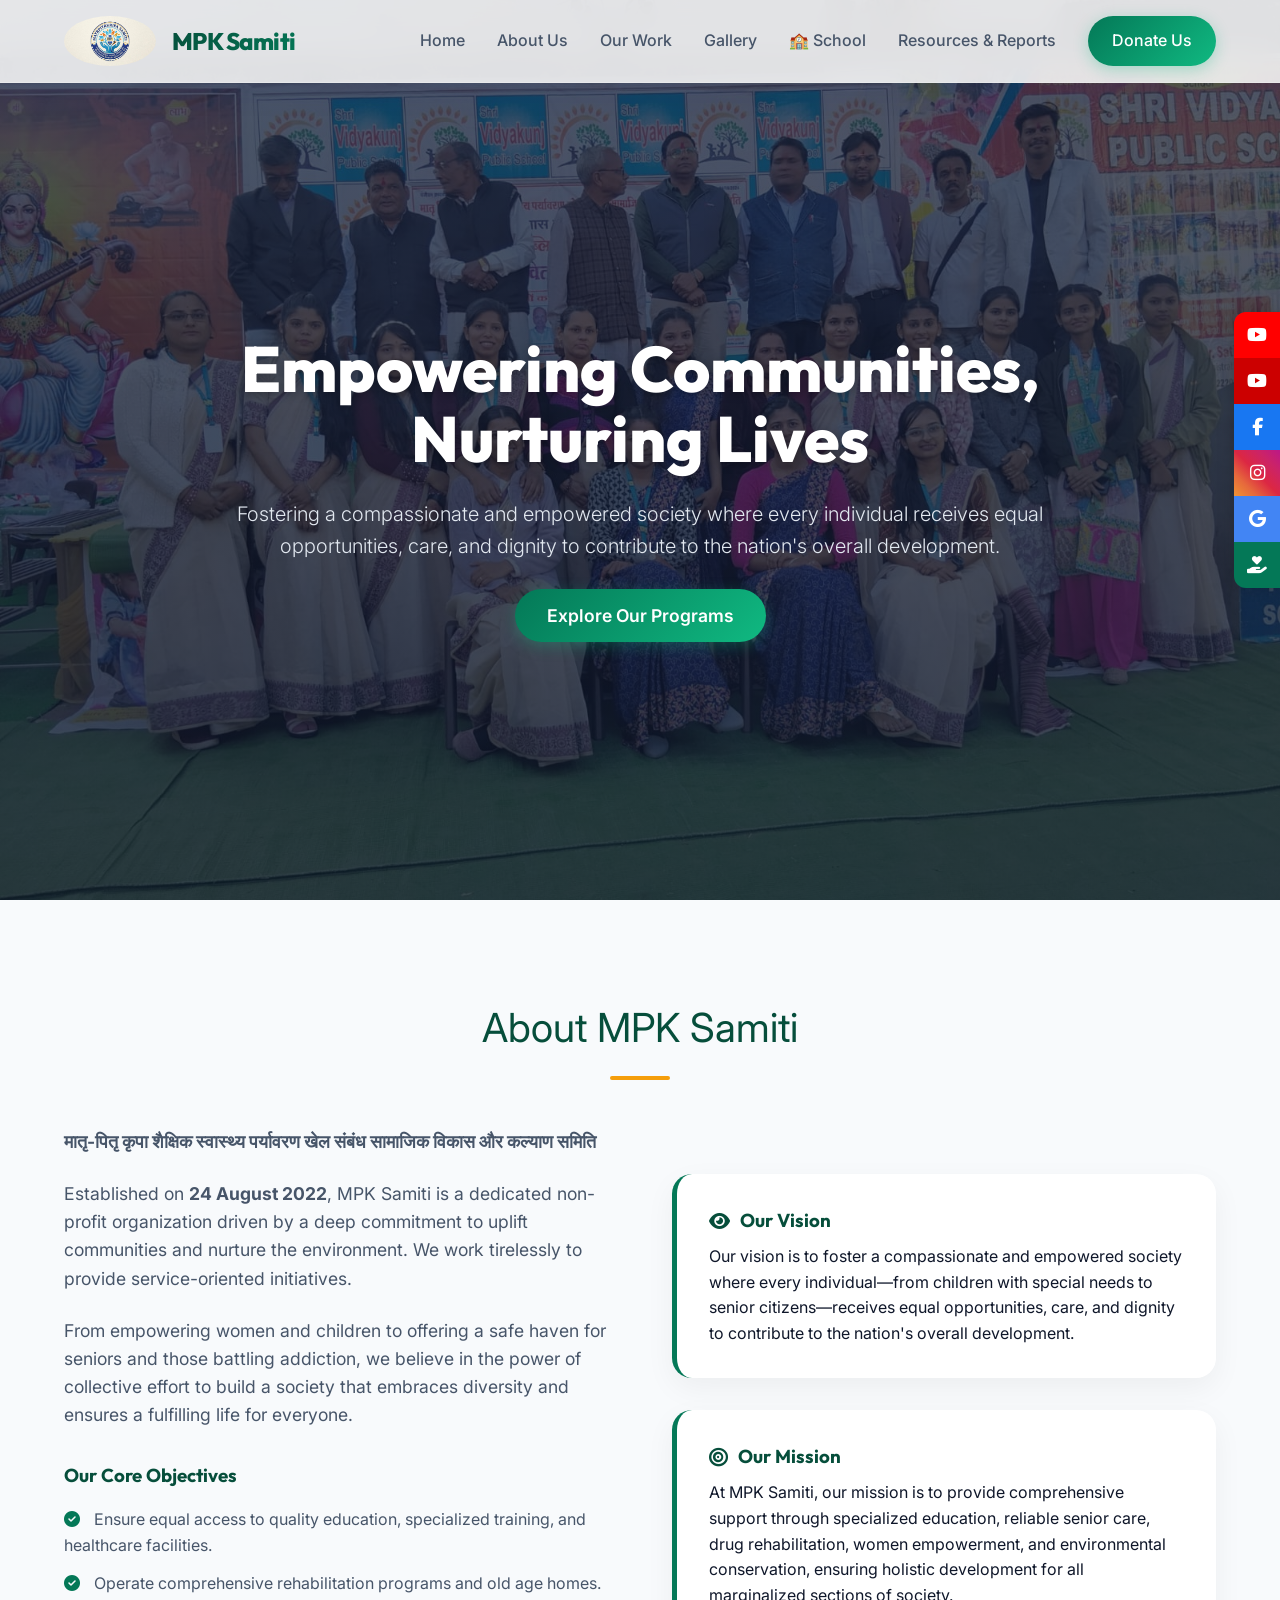
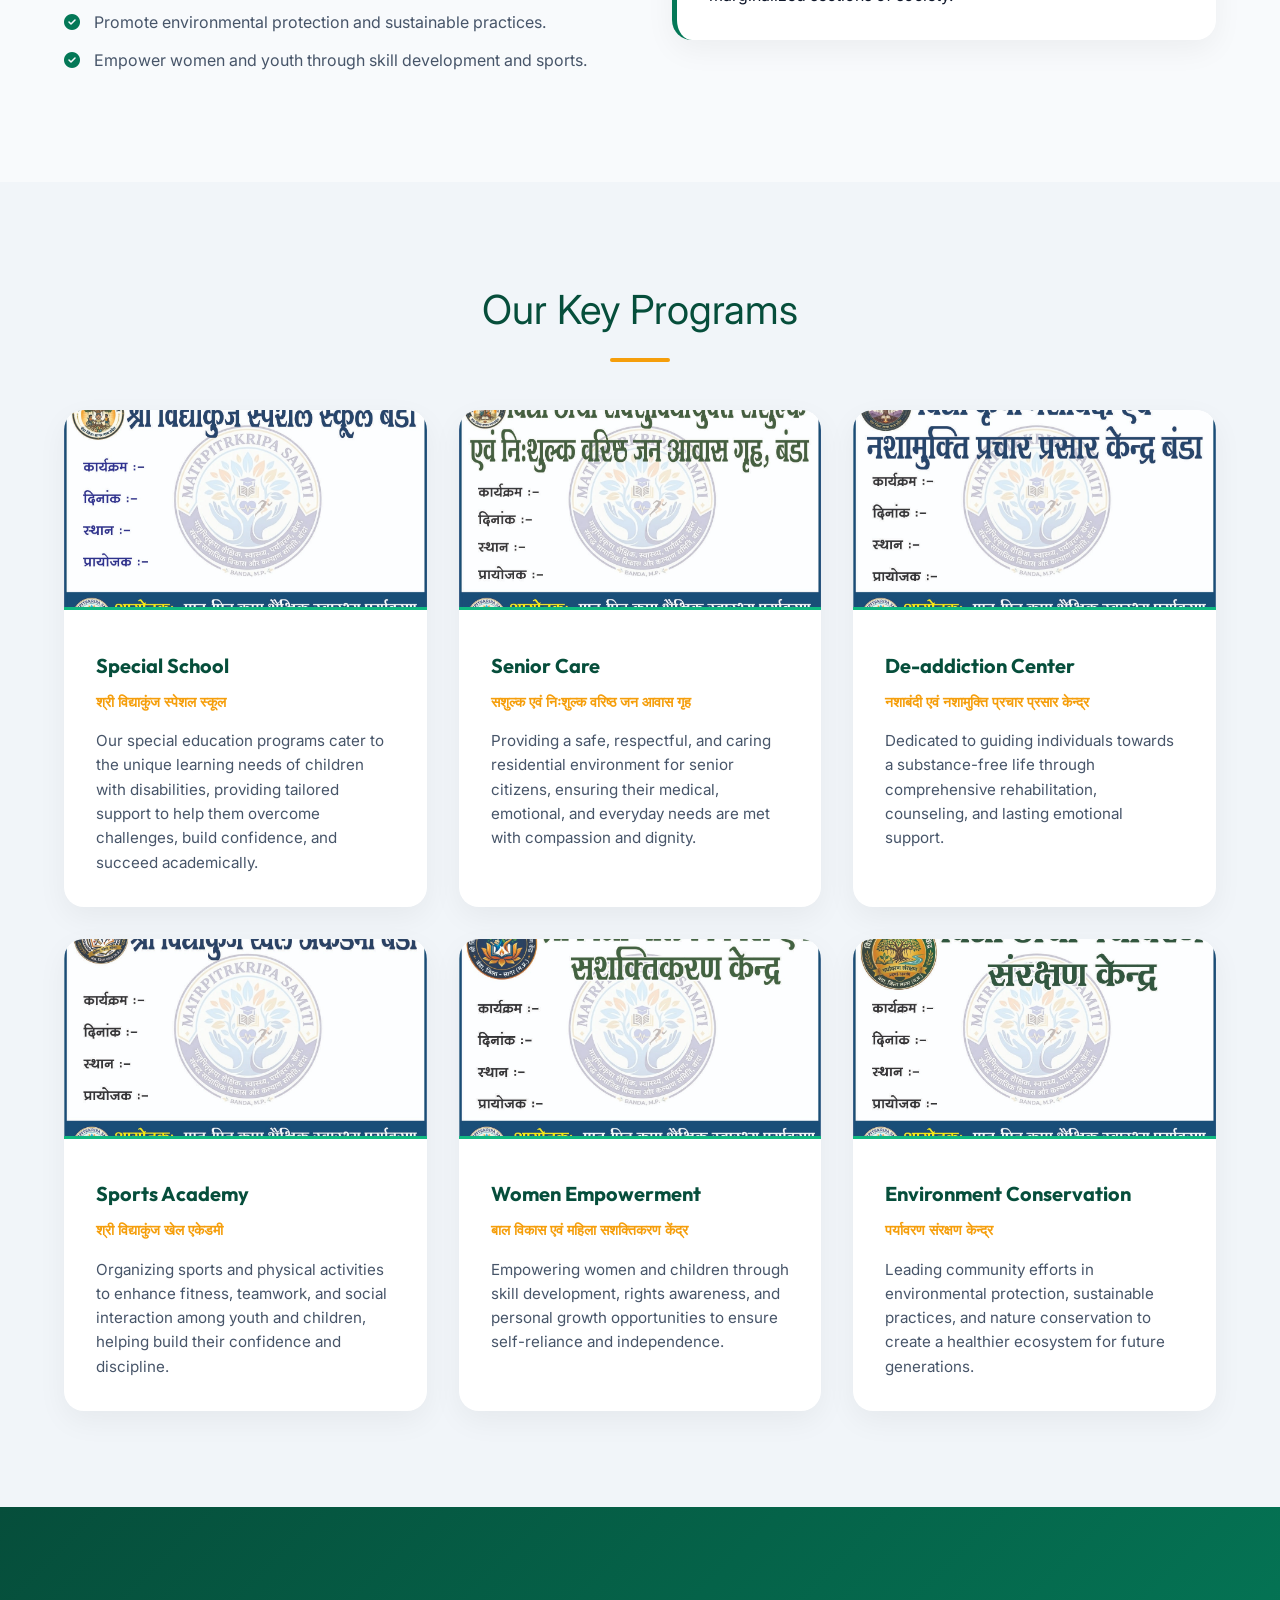
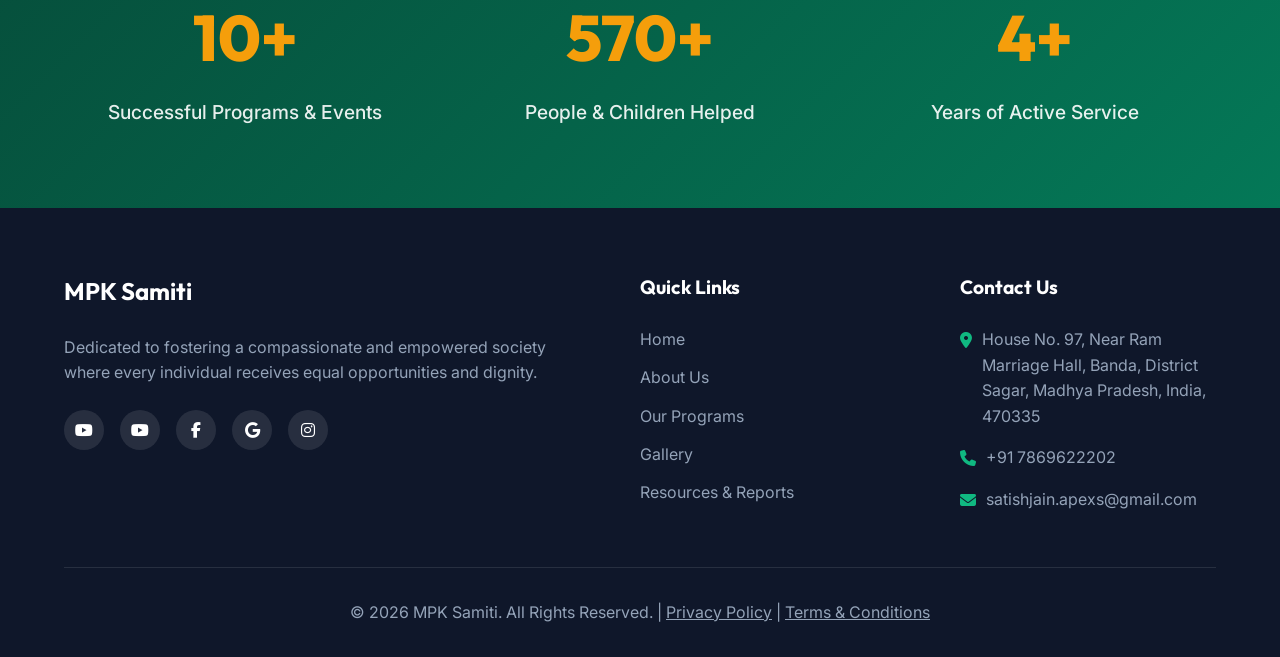
<file: index.html>
<!DOCTYPE html>
<html lang="en">
<head>
    <meta charset="UTF-8">
    <meta name="viewport" content="width=device-width, initial-scale=1.0">
    <title>MPK Samiti | Empowering Communities, Nurturing Lives</title>
    <meta name="description" content="MPK Samiti works towards providing specialized education, senior care, drug rehabilitation, women empowerment, and environmental conservation.">
    <link rel="stylesheet" href="css/style.css">
    <!-- FontAwesome for Icons -->
    <link rel="stylesheet" href="https://cdnjs.cloudflare.com/ajax/libs/font-awesome/6.4.0/css/all.min.css">
</head>
<body>

    <!-- Navigation Bar -->
    <nav class="navbar">
        <div class="nav-brand">
            <img src="images/logos/मातृपितृकृपा_शैक्षिक_स्वास्थ्य_पर्यावरण_खेल_संबंध_सामाजिक_विकास_और_कल्याण_समिति_बांदा.jpeg" alt="MPK Samiti Logo">
            <h1>MPK Samiti</h1>
        </div>
        <div class="menu-toggle" id="mobile-menu">
            <i class="fas fa-bars"></i>
        </div>
        <div class="nav-links" id="nav-links">
            <a href="#home">Home</a>
            <a href="#about">About Us</a>
            <a href="#branches">Our Work</a>
            <a href="gallery.html">Gallery</a>
            <a href="vidyakunj_public_school/index.html">🏫 School</a>
            <a href="resources.html">Resources & Reports</a>
            <a href="donate.html" class="btn-primary">Donate Us</a>
        </div>
    </nav>

    <!-- Hero Section -->
    <section id="home" class="hero">
        <div class="hero-content">
            <h1>Empowering Communities, Nurturing Lives</h1>
            <p>Fostering a compassionate and empowered society where every individual receives equal opportunities, care, and dignity to contribute to the nation's overall development.</p>
            <a href="#branches" class="btn-primary" style="font-size: 1.1rem; padding: 1rem 2rem;">Explore Our Programs</a>
        </div>
    </section>

    <!-- About Us Section -->
    <section id="about" class="section">
        <div class="section-title">About MPK Samiti</div>
        <div class="about-grid">
            <div class="about-text">
                <p><strong>मातृ-पितृ कृपा शैक्षिक स्वास्थ्य पर्यावरण खेल संबंध सामाजिक विकास और कल्याण समिति</strong></p>
                <p>Established on <strong>24 August 2022</strong>, MPK Samiti is a dedicated non-profit organization driven by a deep commitment to uplift communities and nurture the environment. We work tirelessly to provide service-oriented initiatives.</p>
                <p>From empowering women and children to offering a safe haven for seniors and those battling addiction, we believe in the power of collective effort to build a society that embraces diversity and ensures a fulfilling life for everyone.</p>
                
                <h3 style="color: var(--primary-dark); margin: 2rem 0 1rem; font-family: 'Outfit';">Our Core Objectives</h3>
                <ul style="list-style: none; padding-left: 0; color: var(--text-muted);">
                    <li style="margin-bottom: 0.8rem;"><i class="fas fa-check-circle" style="color: var(--primary); margin-right: 10px;"></i> Ensure equal access to quality education, specialized training, and healthcare facilities.</li>
                    <li style="margin-bottom: 0.8rem;"><i class="fas fa-check-circle" style="color: var(--primary); margin-right: 10px;"></i> Operate comprehensive rehabilitation programs and old age homes.</li>
                    <li style="margin-bottom: 0.8rem;"><i class="fas fa-check-circle" style="color: var(--primary); margin-right: 10px;"></i> Promote environmental protection and sustainable practices.</li>
                    <li style="margin-bottom: 0.8rem;"><i class="fas fa-check-circle" style="color: var(--primary); margin-right: 10px;"></i> Empower women and youth through skill development and sports.</li>
                </ul>
            </div>
            
            <div class="vision-mission">
                <div class="vm-card">
                    <h3><i class="fas fa-eye"></i> Our Vision</h3>
                    <p>Our vision is to foster a compassionate and empowered society where every individual—from children with special needs to senior citizens—receives equal opportunities, care, and dignity to contribute to the nation's overall development.</p>
                </div>
                <div class="vm-card">
                    <h3><i class="fas fa-bullseye"></i> Our Mission</h3>
                    <p>At MPK Samiti, our mission is to provide comprehensive support through specialized education, reliable senior care, drug rehabilitation, women empowerment, and environmental conservation, ensuring holistic development for all marginalized sections of society.</p>
                </div>
            </div>
        </div>
    </section>

    <!-- Branches / Programs Section -->
    <section id="branches" class="section bg-light-gray">
        <div class="section-title">Our Key Programs</div>
        <div class="grid-3">
            
            <!-- Special School -->
            <div class="branch-card">
                <img src="images/various_parts_of_samiti/श्री_विद्याकुंज_स्पेशल_स्कूल_बंडा.jpeg" alt="Special School" class="branch-img">
                <div class="branch-content">
                    <h3>Special School</h3>
                    <h4>श्री विद्याकुंज स्पेशल स्कूल</h4>
                    <p>Our special education programs cater to the unique learning needs of children with disabilities, providing tailored support to help them overcome challenges, build confidence, and succeed academically.</p>
                </div>
            </div>

            <!-- Old Age Home -->
            <div class="branch-card">
                <img src="images/various_parts_of_samiti/विद्या_छाया_सर्वसुविधायुक्त_सशुल्क_एवं_निःशुल्क_वरिष्ठ_जन_आवास_गृह_बंडा.jpeg" alt="Old Age Home" class="branch-img">
                <div class="branch-content">
                    <h3>Senior Care</h3>
                    <h4>सशुल्क एवं निःशुल्क वरिष्ठ जन आवास गृह</h4>
                    <p>Providing a safe, respectful, and caring residential environment for senior citizens, ensuring their medical, emotional, and everyday needs are met with compassion and dignity.</p>
                </div>
            </div>

            <!-- De-addiction Center -->
            <div class="branch-card">
                <img src="images/various_parts_of_samiti/विद्या_कृपा_नशाबंदी_एवं_नशामुक्ति_प्रचार_प्रसार_केन्द्र_बंडा.jpeg" alt="De-addiction Center" class="branch-img">
                <div class="branch-content">
                    <h3>De-addiction Center</h3>
                    <h4>नशाबंदी एवं नशामुक्ति प्रचार प्रसार केन्द्र</h4>
                    <p>Dedicated to guiding individuals towards a substance-free life through comprehensive rehabilitation, counseling, and lasting emotional support.</p>
                </div>
            </div>

            <!-- Sports Academy -->
            <div class="branch-card">
                <img src="images/various_parts_of_samiti/श्री_विद्याकुंज_खेल_अकेडमी_बंडा.jpeg" alt="Sports Academy" class="branch-img">
                <div class="branch-content">
                    <h3>Sports Academy</h3>
                    <h4>श्री विद्याकुंज खेल एकेडमी</h4>
                    <p>Organizing sports and physical activities to enhance fitness, teamwork, and social interaction among youth and children, helping build their confidence and discipline.</p>
                </div>
            </div>

            <!-- Mahila Shashaktikaran -->
            <div class="branch-card">
                <img src="images/various_parts_of_samiti/श्री_विद्या_बाल_विकास_एवं_सशक्तिकरण_केन्द्र.jpeg" alt="Women Empowerment" class="branch-img">
                <div class="branch-content">
                    <h3>Women Empowerment</h3>
                    <h4>बाल विकास एवं महिला सशक्तिकरण केंद्र</h4>
                    <p>Empowering women and children through skill development, rights awareness, and personal growth opportunities to ensure self-reliance and independence.</p>
                </div>
            </div>

            <!-- Environment Conservation -->
            <div class="branch-card">
                <img src="images/various_parts_of_samiti/विद्या_छाया_पर्यावरण_संरक्षण_केन्द्र.jpeg" alt="Environment Conservation" class="branch-img">
                <div class="branch-content">
                    <h3>Environment Conservation</h3>
                    <h4>पर्यावरण संरक्षण केन्द्र</h4>
                    <p>Leading community efforts in environmental protection, sustainable practices, and nature conservation to create a healthier ecosystem for future generations.</p>
                </div>
            </div>

        </div>
    </section>

    <!-- Impact Stats -->
    <section class="impact-section">
        <div class="stats-grid">
            <div class="stat-item">
                <h2>10+</h2>
                <p>Successful Programs & Events</p>
            </div>
            <div class="stat-item">
                <h2>1500+</h2>
                <p>People & Children Helped</p>
            </div>
            <div class="stat-item">
                <h2 id="years-of-service">4+</h2>
                <p>Years of Active Service</p>
            </div>
        </div>
    </section>

    <!-- Footer -->
    <footer id="contact">
        <div class="footer-grid">
            <div class="footer-about">
                <h3>MPK Samiti</h3>
                <p style="margin-bottom: 1.5rem;">Dedicated to fostering a compassionate and empowered society where every individual receives equal opportunities and dignity.</p>
                <div class="social-links">
                    <a href="https://youtube.com/@mpksamiti?si=285k2r0fLWzDkqzi" target="_blank" title="MPK Samiti YouTube"><i class="fab fa-youtube"></i></a>
                    <a href="https://youtube.com/@svpsbanda?si=4Z3p0slbdm7WLPEk" target="_blank" title="School YouTube"><i class="fab fa-youtube"></i></a>
                    <a href="https://www.facebook.com/share/1C8wGXHV4g/" target="_blank" title="School Facebook"><i class="fab fa-facebook-f"></i></a>
                    <a href="https://g.page/r/CQDMLczvJdxUEBI/review" target="_blank" title="Google Reviews"><i class="fab fa-google"></i></a>
                    <a href="https://www.instagram.com/vidyakunj_banda?igsh=eGVnbXhvMHo0MnRj" target="_blank" title="School Instagram"><i class="fab fa-instagram"></i></a>
                </div>
            </div>
            
            <div class="footer-links">
                <h4>Quick Links</h4>
                <ul>
                    <li><a href="#home">Home</a></li>
                    <li><a href="#about">About Us</a></li>
                    <li><a href="#branches">Our Programs</a></li>
                    <li><a href="gallery.html">Gallery</a></li>
                    <li><a href="resources.html">Resources & Reports</a></li>
                </ul>
            </div>
            
            <div class="footer-contact">
                <h4>Contact Us</h4>
                <ul style="list-style: none;">
                    <li style="margin-bottom: 1rem; display: flex; gap: 10px;">
                        <i class="fas fa-map-marker-alt" style="margin-top: 5px; color: var(--primary-light);"></i>
                        <span>House No. 97, Near Ram Marriage Hall, Banda, District Sagar, Madhya Pradesh, India, 470335</span>
                    </li>
                    <li style="margin-bottom: 1rem; display: flex; gap: 10px;">
                        <i class="fas fa-phone" style="margin-top: 5px; color: var(--primary-light);"></i>
                        <a href="tel:+917869622202">+91 7869622202</a>
                    </li>
                    <li style="display: flex; gap: 10px;">
                        <i class="fas fa-envelope" style="margin-top: 5px; color: var(--primary-light);"></i>
                        <a href="mailto:satishjain.apexs@gmail.com">satishjain.apexs@gmail.com</a>
                    </li>
                </ul>
            </div>
        </div>
        <div class="footer-bottom">
            <p>&copy; 2026 MPK Samiti. All Rights Reserved. | <a href="#" style="text-decoration: underline;">Privacy Policy</a> | <a href="#" style="text-decoration: underline;">Terms & Conditions</a></p>
        </div>
    </footer>

    <!-- Floating Social Sidebar -->
    <div class="floating-social">
        <a href="https://youtube.com/@mpksamiti?si=285k2r0fLWzDkqzi" target="_blank" class="fs-youtube" data-label="MPK Samiti YouTube"><i class="fab fa-youtube"></i></a>
        <a href="https://youtube.com/@svpsbanda?si=4Z3p0slbdm7WLPEk" target="_blank" class="fs-youtube2" data-label="School YouTube"><i class="fab fa-youtube"></i></a>
        <a href="https://www.facebook.com/share/1C8wGXHV4g/" target="_blank" class="fs-facebook" data-label="Facebook"><i class="fab fa-facebook-f"></i></a>
        <a href="https://www.instagram.com/vidyakunj_banda?igsh=eGVnbXhvMHo0MnRj" target="_blank" class="fs-instagram" data-label="Instagram"><i class="fab fa-instagram"></i></a>
        <a href="https://g.page/r/CQDMLczvJdxUEBI/review" target="_blank" class="fs-google" data-label="Google Reviews"><i class="fab fa-google"></i></a>
        <a href="donate.html" class="fs-donate" data-label="Donate Us"><i class="fas fa-hand-holding-heart"></i></a>
    </div>

    <script src="js/main.js"></script>
</body>
</html>
</file>
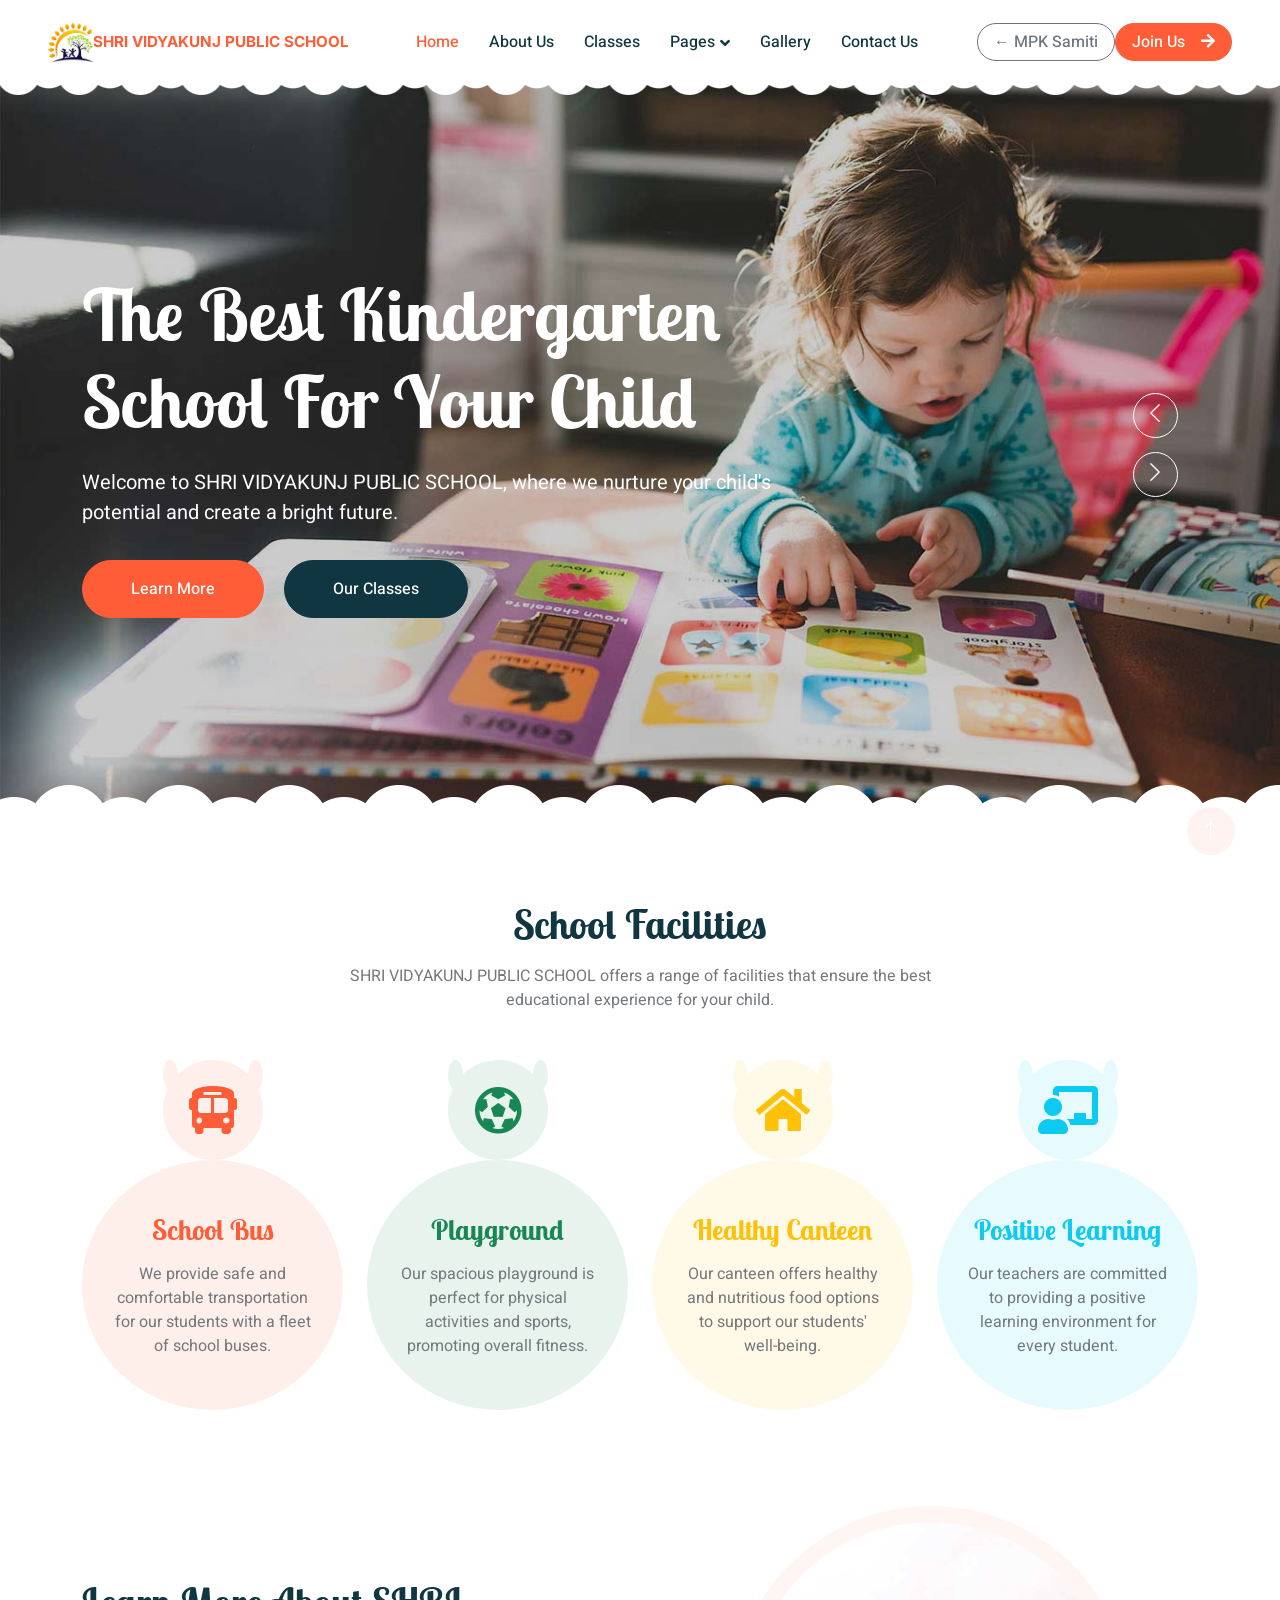
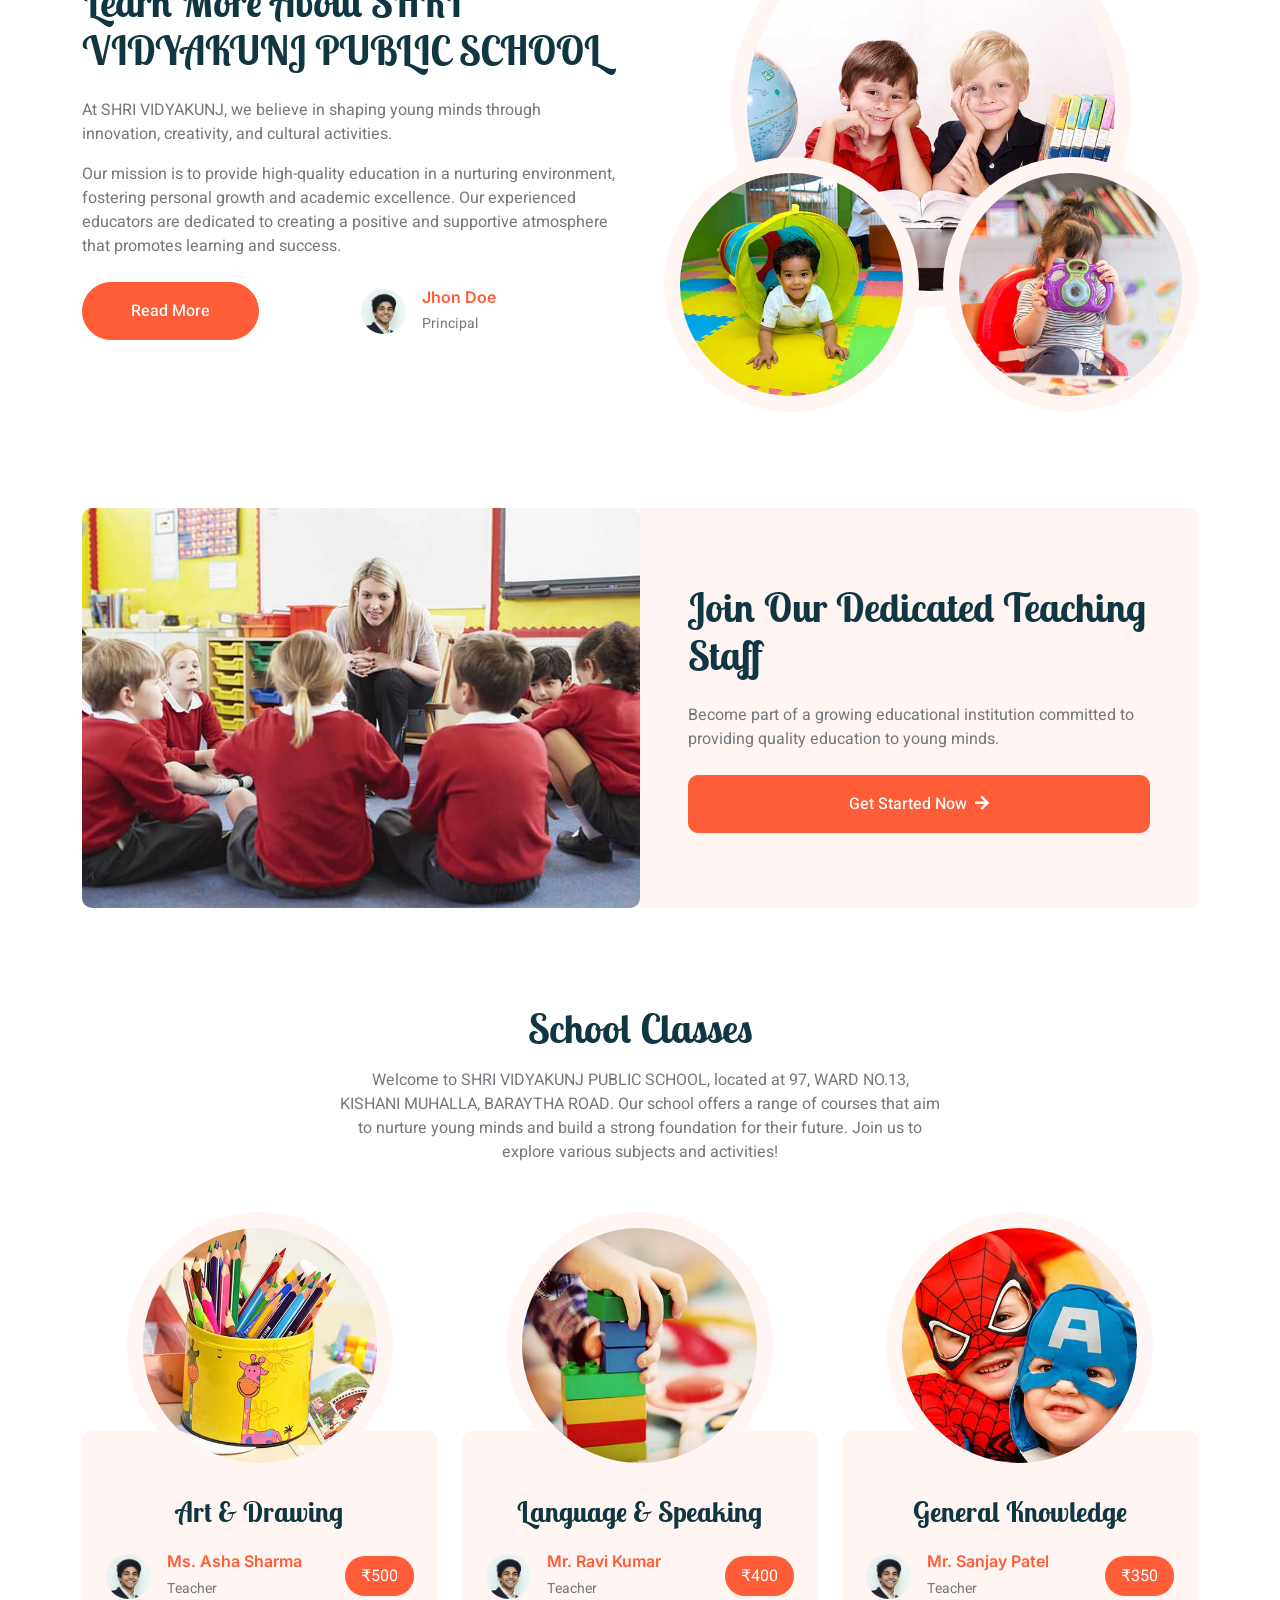
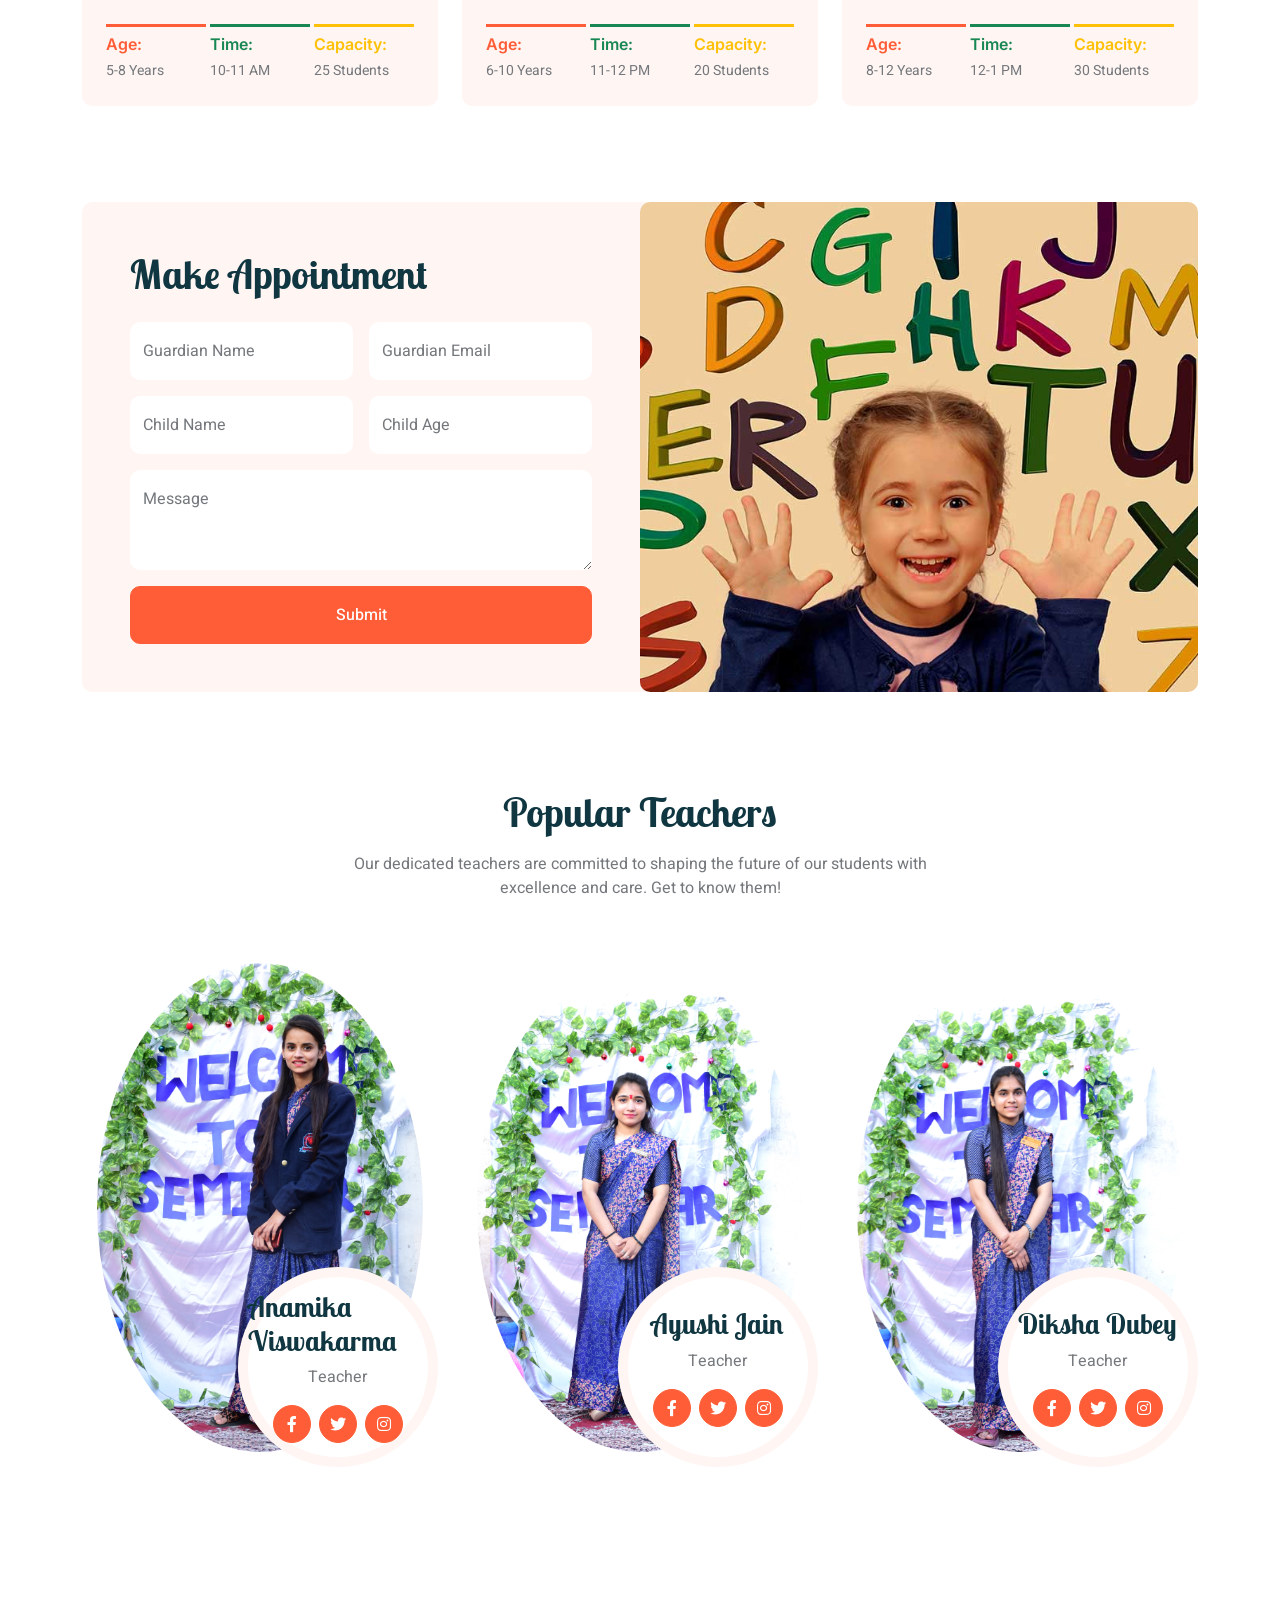
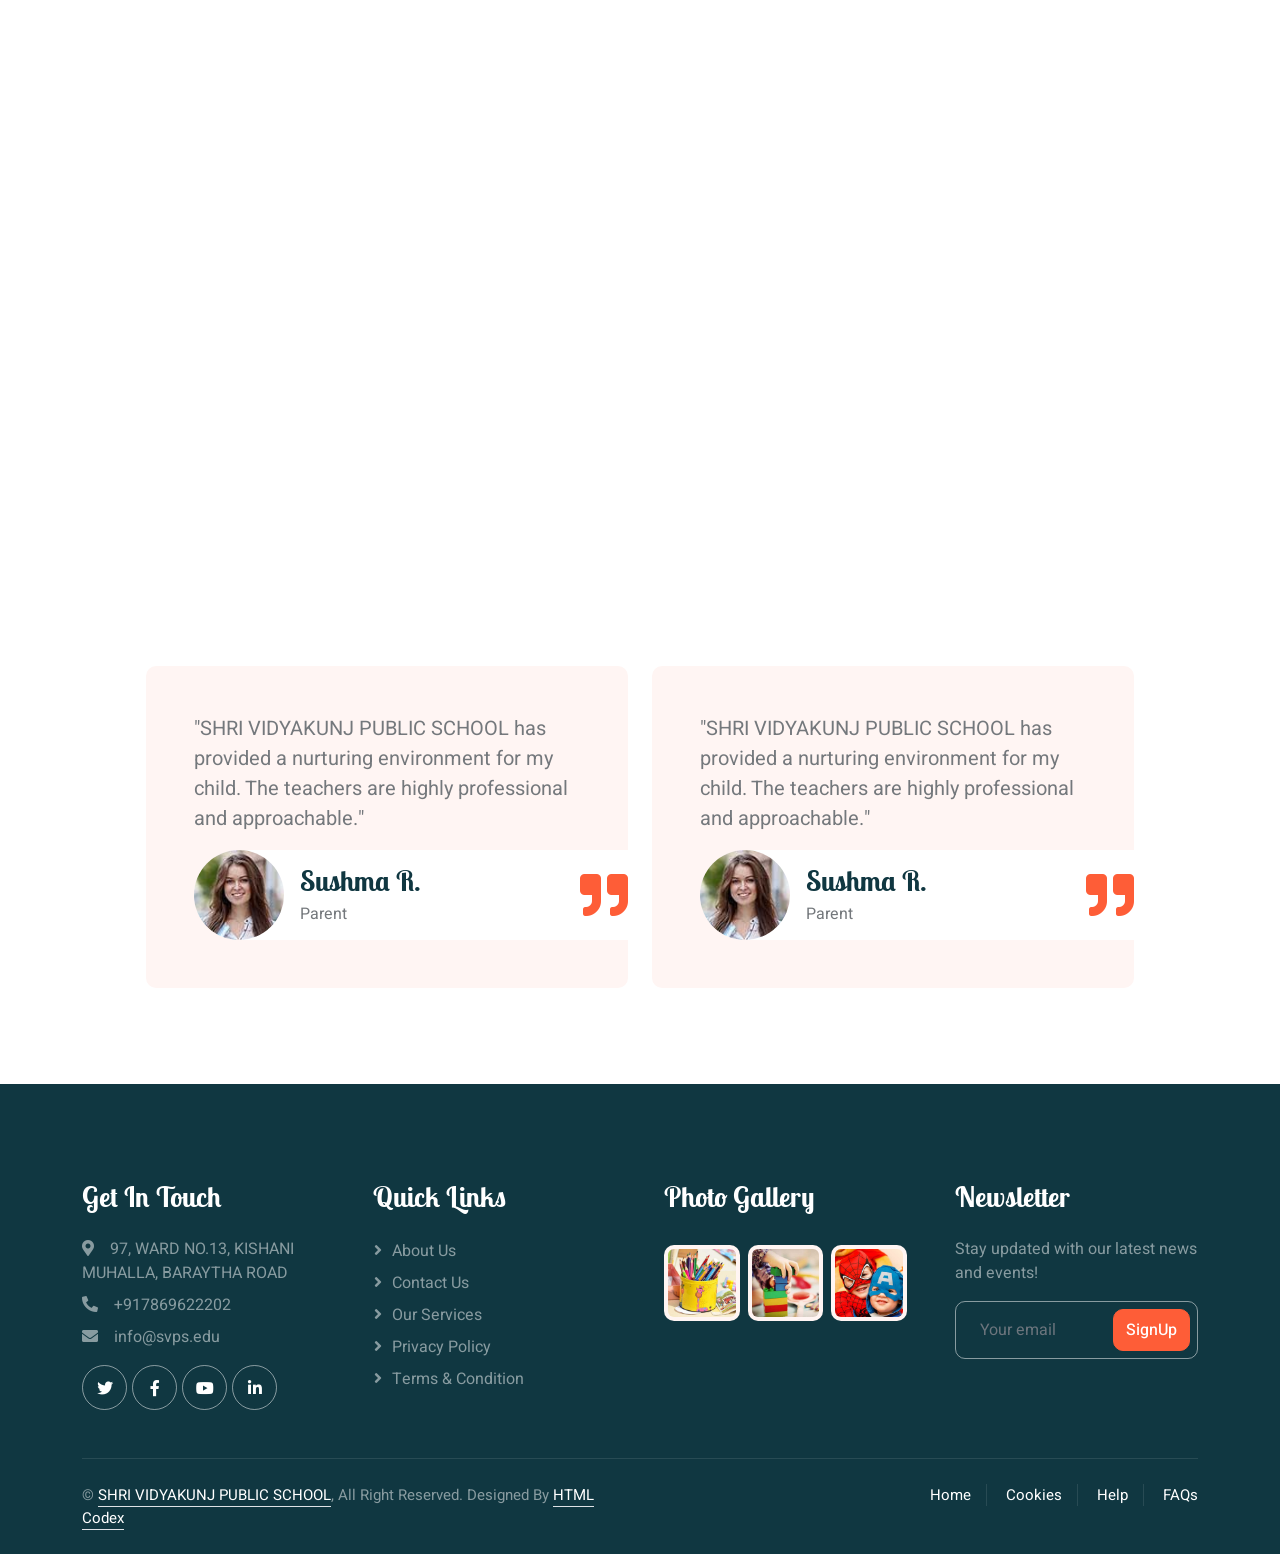
<file: vidyakunj_public_school/index.html>
<!DOCTYPE html>
<html lang="en">

<head>
    <meta charset="utf-8">
    <title>SHRI VIDYAKUNJ PUBLIC SCHOOL</title>
    <meta content="width=device-width, initial-scale=1.0" name="viewport">
    <meta content="" name="keywords">
    <meta content="" name="description">

    <!-- Favicon -->
    <link href="img/favicon.ico" rel="icon">

    <!-- Google Web Fonts -->
    <link rel="preconnect" href="https://fonts.googleapis.com">
    <link rel="preconnect" href="https://fonts.gstatic.com" crossorigin>
    <link
        href="https://fonts.googleapis.com/css2?family=Heebo:wght@400;500;600&family=Inter:wght@600&family=Lobster+Two:wght@700&display=swap"
        rel="stylesheet">

    <!-- Icon Font Stylesheet -->
    <link href="https://cdnjs.cloudflare.com/ajax/libs/font-awesome/5.10.0/css/all.min.css" rel="stylesheet">
    <link href="https://cdn.jsdelivr.net/npm/bootstrap-icons@1.4.1/font/bootstrap-icons.css" rel="stylesheet">

    <!-- Libraries Stylesheet -->
    <link href="lib/animate/animate.min.css" rel="stylesheet">
    <link href="lib/owlcarousel/assets/owl.carousel.min.css" rel="stylesheet">

    <!-- Customized Bootstrap Stylesheet -->
    <link href="css/bootstrap.min.css" rel="stylesheet">

    <!-- Template Stylesheet -->
    <link href="css/style.css" rel="stylesheet">
</head>

<body>
    <div class="container-xxl bg-white p-0">
        <!-- Spinner Start -->
        <div id="spinner"
            class="show bg-white position-fixed translate-middle w-100 vh-100 top-50 start-50 d-flex align-items-center justify-content-center">
            <div class="spinner-border text-primary" style="width: 3rem; height: 3rem;" role="status">
                <span class="sr-only">Loading...</span>
            </div>
        </div>
        <!-- Spinner End -->

        <!-- Navbar Start -->
        <nav class="navbar navbar-expand-lg bg-white navbar-light sticky-top px-4 px-lg-5 py-lg-0">
            <a href="index.html" class="navbar-brand">
                <img src="img/logo.jpg" alt="SVPS Logo" /><span class="brand-name">SHRI VIDYAKUNJ PUBLIC SCHOOL</span>
            </a>
            <button type="button" class="navbar-toggler" data-bs-toggle="collapse" data-bs-target="#navbarCollapse">
                <span class="navbar-toggler-icon"></span>
            </button>
            <div class="collapse navbar-collapse" id="navbarCollapse">
                <div class="navbar-nav mx-auto">
                    <a href="index.html" class="nav-item nav-link active">Home</a>
                    <a href="about.html" class="nav-item nav-link">About Us</a>
                    <a href="classes.html" class="nav-item nav-link">Classes</a>
                    <div class="nav-item dropdown">
                        <a href="#" class="nav-link dropdown-toggle" data-bs-toggle="dropdown">Pages</a>
                        <div class="dropdown-menu rounded-0 rounded-bottom border-0 shadow-sm m-0">
                            <a href="facility.html" class="dropdown-item">School Facilities</a>
                            <a href="team.html" class="dropdown-item">Popular Teachers</a>
                            <a href="call-to-action.html" class="dropdown-item">Become A Teacher</a>
                            <a href="appointment.html" class="dropdown-item">Make Appointment</a>
                            <a href="testimonial.html" class="dropdown-item">Testimonial</a>
                            <a href="404.html" class="dropdown-item">404 Error</a>
                        </div>
                    </div>
                    <a href="gallery-school.html" class="nav-item nav-link">Gallery</a>
                    <a href="contact.html" class="nav-item nav-link">Contact Us</a>
                </div>
                <a href="../index.html" class="btn btn-outline-secondary rounded-pill px-3 d-none d-lg-block ms-2">← MPK
                    Samiti</a>
                <a href="" class="btn btn-primary rounded-pill px-3 d-none d-lg-block">Join Us<i
                        class="fa fa-arrow-right ms-3"></i></a>
            </div>
        </nav>
        <!-- Navbar End -->

        <!-- Carousel Start -->
        <div class="container-fluid p-0 mb-5">
            <div class="owl-carousel header-carousel position-relative">
                <div class="owl-carousel-item position-relative">
                    <img class="img-fluid" src="img/carousel-1.jpg" alt="">
                    <div class="position-absolute top-0 start-0 w-100 h-100 d-flex align-items-center"
                        style="background: rgba(0, 0, 0, .2);">
                        <div class="container">
                            <div class="row justify-content-start">
                                <div class="col-10 col-lg-8">
                                    <h1 class="display-2 text-white animated slideInDown mb-4">The Best Kindergarten
                                        School For Your Child</h1>
                                    <p class="fs-5 fw-medium text-white mb-4 pb-2">Welcome to SHRI VIDYAKUNJ PUBLIC
                                        SCHOOL, where we nurture your child's potential and create a bright future.</p>
                                    <a href="#"
                                        class="btn btn-primary rounded-pill py-sm-3 px-sm-5 me-3 animated slideInLeft">Learn
                                        More</a>
                                    <a href="#"
                                        class="btn btn-dark rounded-pill py-sm-3 px-sm-5 animated slideInRight">Our
                                        Classes</a>
                                </div>
                            </div>
                        </div>
                    </div>
                </div>
                <div class="owl-carousel-item position-relative">
                    <img class="img-fluid" src="img/carousel-2.jpg" alt="">
                    <div class="position-absolute top-0 start-0 w-100 h-100 d-flex align-items-center"
                        style="background: rgba(0, 0, 0, .2);">
                        <div class="container">
                            <div class="row justify-content-start">
                                <div class="col-10 col-lg-8">
                                    <h1 class="display-2 text-white animated slideInDown mb-4">A Bright Future Starts
                                        Here</h1>
                                    <p class="fs-5 fw-medium text-white mb-4 pb-2">At SHRI VIDYAKUNJ PUBLIC SCHOOL, we
                                        focus on holistic education to shape the leaders of tomorrow.</p>
                                    <a href="#"
                                        class="btn btn-primary rounded-pill py-sm-3 px-sm-5 me-3 animated slideInLeft">Learn
                                        More</a>
                                    <a href="#"
                                        class="btn btn-dark rounded-pill py-sm-3 px-sm-5 animated slideInRight">Our
                                        Classes</a>
                                </div>
                            </div>
                        </div>
                    </div>
                </div>
            </div>
        </div>
        <!-- Carousel End -->




        <!-- Facilities Start -->
        <div class="container-xxl py-5">
            <div class="container">
                <div class="text-center mx-auto mb-5 wow fadeInUp" data-wow-delay="0.1s" style="max-width: 600px;">
                    <h1 class="mb-3">School Facilities</h1>
                    <p>SHRI VIDYAKUNJ PUBLIC SCHOOL offers a range of facilities that ensure the best educational
                        experience for your child.</p>
                </div>
                <div class="row g-4">
                    <div class="col-lg-3 col-sm-6 wow fadeInUp" data-wow-delay="0.1s">
                        <div class="facility-item">
                            <div class="facility-icon bg-primary">
                                <span class="bg-primary"></span>
                                <i class="fa fa-bus-alt fa-3x text-primary"></i>
                                <span class="bg-primary"></span>
                            </div>
                            <div class="facility-text bg-primary">
                                <h3 class="text-primary mb-3">School Bus</h3>
                                <p class="mb-0">We provide safe and comfortable transportation for our students with a
                                    fleet of school buses.</p>
                            </div>
                        </div>
                    </div>
                    <div class="col-lg-3 col-sm-6 wow fadeInUp" data-wow-delay="0.3s">
                        <div class="facility-item">
                            <div class="facility-icon bg-success">
                                <span class="bg-success"></span>
                                <i class="fa fa-futbol fa-3x text-success"></i>
                                <span class="bg-success"></span>
                            </div>
                            <div class="facility-text bg-success">
                                <h3 class="text-success mb-3">Playground</h3>
                                <p class="mb-0">Our spacious playground is perfect for physical activities and sports,
                                    promoting overall fitness.</p>
                            </div>
                        </div>
                    </div>
                    <div class="col-lg-3 col-sm-6 wow fadeInUp" data-wow-delay="0.5s">
                        <div class="facility-item">
                            <div class="facility-icon bg-warning">
                                <span class="bg-warning"></span>
                                <i class="fa fa-home fa-3x text-warning"></i>
                                <span class="bg-warning"></span>
                            </div>
                            <div class="facility-text bg-warning">
                                <h3 class="text-warning mb-3">Healthy Canteen</h3>
                                <p class="mb-0">Our canteen offers healthy and nutritious food options to support our
                                    students' well-being.</p>
                            </div>
                        </div>
                    </div>
                    <div class="col-lg-3 col-sm-6 wow fadeInUp" data-wow-delay="0.7s">
                        <div class="facility-item">
                            <div class="facility-icon bg-info">
                                <span class="bg-info"></span>
                                <i class="fa fa-chalkboard-teacher fa-3x text-info"></i>
                                <span class="bg-info"></span>
                            </div>
                            <div class="facility-text bg-info">
                                <h3 class="text-info mb-3">Positive Learning</h3>
                                <p class="mb-0">Our teachers are committed to providing a positive learning environment
                                    for every student.</p>
                            </div>
                        </div>
                    </div>
                </div>
            </div>
        </div>
        <!-- Facilities End -->

        <!-- About Start -->
        <div class="container-xxl py-5">
            <div class="container">
                <div class="row g-5 align-items-center">
                    <div class="col-lg-6 wow fadeInUp" data-wow-delay="0.1s">
                        <h1 class="mb-4">Learn More About SHRI VIDYAKUNJ PUBLIC SCHOOL</h1>
                        <p>At SHRI VIDYAKUNJ, we believe in shaping young minds through innovation, creativity, and
                            cultural activities.</p>
                        <p class="mb-4">Our mission is to provide high-quality education in a nurturing environment,
                            fostering personal growth and academic excellence. Our experienced educators are dedicated
                            to creating a positive and supportive atmosphere that promotes learning and success.</p>
                        <div class="row g-4 align-items-center">
                            <div class="col-sm-6">
                                <a class="btn btn-primary rounded-pill py-3 px-5" href="#">Read More</a>
                            </div>
                            <div class="col-sm-6">
                                <div class="d-flex align-items-center">
                                    <img class="rounded-circle flex-shrink-0" src="img/user.jpg" alt=""
                                        style="width: 45px; height: 45px;">
                                    <div class="ms-3">
                                        <h6 class="text-primary mb-1">Jhon Doe</h6>
                                        <small>Principal</small>
                                    </div>
                                </div>
                            </div>
                        </div>
                    </div>
                    <div class="col-lg-6 about-img wow fadeInUp" data-wow-delay="0.5s">
                        <div class="row">
                            <div class="col-12 text-center">
                                <img class="img-fluid w-75 rounded-circle bg-light p-3" src="img/about-1.jpg" alt="">
                            </div>
                            <div class="col-6 text-start" style="margin-top: -150px;">
                                <img class="img-fluid w-100 rounded-circle bg-light p-3" src="img/about-2.jpg" alt="">
                            </div>
                            <div class="col-6 text-end" style="margin-top: -150px;">
                                <img class="img-fluid w-100 rounded-circle bg-light p-3" src="img/about-3.jpg" alt="">
                            </div>
                        </div>
                    </div>
                </div>
            </div>
        </div>
        <!-- About End -->

        <!-- Call To Action Start -->
        <div class="container-xxl py-5">
            <div class="container">
                <div class="bg-light rounded">
                    <div class="row g-0">
                        <div class="col-lg-6 wow fadeIn" data-wow-delay="0.1s" style="min-height: 400px;">
                            <div class="position-relative h-100">
                                <img class="position-absolute w-100 h-100 rounded" src="img/call-to-action.jpg"
                                    style="object-fit: cover;">
                            </div>
                        </div>
                        <div class="col-lg-6 wow fadeIn" data-wow-delay="0.5s">
                            <div class="h-100 d-flex flex-column justify-content-center p-5">
                                <h1 class="mb-4">Join Our Dedicated Teaching Staff</h1>
                                <p class="mb-4">Become part of a growing educational institution committed to providing
                                    quality education to young minds.</p>
                                <a class="btn btn-primary py-3 px-5" href="#">Get Started Now<i
                                        class="fa fa-arrow-right ms-2"></i></a>
                            </div>
                        </div>
                    </div>
                </div>
            </div>
        </div>
        <!-- Call To Action End -->
        <!-- Classes Start -->
        <div class="container-xxl py-5">
            <div class="container">
                <div class="text-center mx-auto mb-5 wow fadeInUp" data-wow-delay="0.1s" style="max-width: 600px;">
                    <h1 class="mb-3">School Classes</h1>
                    <p>Welcome to SHRI VIDYAKUNJ PUBLIC SCHOOL, located at 97, WARD NO.13, KISHANI MUHALLA, BARAYTHA
                        ROAD. Our school offers a range of courses that aim to nurture young minds and build a strong
                        foundation for their future. Join us to explore various subjects and activities!</p>
                </div>
                <div class="row g-4">
                    <!-- Art & Drawing -->
                    <div class="col-lg-4 col-md-6 wow fadeInUp" data-wow-delay="0.1s">
                        <div class="classes-item">
                            <div class="bg-light rounded-circle w-75 mx-auto p-3">
                                <img class="img-fluid rounded-circle" src="img/classes-1.jpg" alt="Art & Drawing">
                            </div>
                            <div class="bg-light rounded p-4 pt-5 mt-n5">
                                <a class="d-block text-center h3 mt-3 mb-4" href="">Art & Drawing</a>
                                <div class="d-flex align-items-center justify-content-between mb-4">
                                    <div class="d-flex align-items-center">
                                        <img class="rounded-circle flex-shrink-0" src="img/user.jpg" alt=""
                                            style="width: 45px; height: 45px;">
                                        <div class="ms-3">
                                            <h6 class="text-primary mb-1">Ms. Asha Sharma</h6>
                                            <small>Teacher</small>
                                        </div>
                                    </div>
                                    <span class="bg-primary text-white rounded-pill py-2 px-3" href="">₹500</span>
                                </div>
                                <div class="row g-1">
                                    <div class="col-4">
                                        <div class="border-top border-3 border-primary pt-2">
                                            <h6 class="text-primary mb-1">Age:</h6>
                                            <small>5-8 Years</small>
                                        </div>
                                    </div>
                                    <div class="col-4">
                                        <div class="border-top border-3 border-success pt-2">
                                            <h6 class="text-success mb-1">Time:</h6>
                                            <small>10-11 AM</small>
                                        </div>
                                    </div>
                                    <div class="col-4">
                                        <div class="border-top border-3 border-warning pt-2">
                                            <h6 class="text-warning mb-1">Capacity:</h6>
                                            <small>25 Students</small>
                                        </div>
                                    </div>
                                </div>
                            </div>
                        </div>
                    </div>

                    <!-- Language & Speaking -->
                    <div class="col-lg-4 col-md-6 wow fadeInUp" data-wow-delay="0.3s">
                        <div class="classes-item">
                            <div class="bg-light rounded-circle w-75 mx-auto p-3">
                                <img class="img-fluid rounded-circle" src="img/classes-2.jpg" alt="Language & Speaking">
                            </div>
                            <div class="bg-light rounded p-4 pt-5 mt-n5">
                                <a class="d-block text-center h3 mt-3 mb-4" href="">Language & Speaking</a>
                                <div class="d-flex align-items-center justify-content-between mb-4">
                                    <div class="d-flex align-items-center">
                                        <img class="rounded-circle flex-shrink-0" src="img/user.jpg" alt=""
                                            style="width: 45px; height: 45px;">
                                        <div class="ms-3">
                                            <h6 class="text-primary mb-1">Mr. Ravi Kumar</h6>
                                            <small>Teacher</small>
                                        </div>
                                    </div>
                                    <span class="bg-primary text-white rounded-pill py-2 px-3" href="">₹400</span>
                                </div>
                                <div class="row g-1">
                                    <div class="col-4">
                                        <div class="border-top border-3 border-primary pt-2">
                                            <h6 class="text-primary mb-1">Age:</h6>
                                            <small>6-10 Years</small>
                                        </div>
                                    </div>
                                    <div class="col-4">
                                        <div class="border-top border-3 border-success pt-2">
                                            <h6 class="text-success mb-1">Time:</h6>
                                            <small>11-12 PM</small>
                                        </div>
                                    </div>
                                    <div class="col-4">
                                        <div class="border-top border-3 border-warning pt-2">
                                            <h6 class="text-warning mb-1">Capacity:</h6>
                                            <small>20 Students</small>
                                        </div>
                                    </div>
                                </div>
                            </div>
                        </div>
                    </div>

                    <!-- General Knowledge -->
                    <div class="col-lg-4 col-md-6 wow fadeInUp" data-wow-delay="0.5s">
                        <div class="classes-item">
                            <div class="bg-light rounded-circle w-75 mx-auto p-3">
                                <img class="img-fluid rounded-circle" src="img/classes-3.jpg" alt="General Knowledge">
                            </div>
                            <div class="bg-light rounded p-4 pt-5 mt-n5">
                                <a class="d-block text-center h3 mt-3 mb-4" href="">General Knowledge</a>
                                <div class="d-flex align-items-center justify-content-between mb-4">
                                    <div class="d-flex align-items-center">
                                        <img class="rounded-circle flex-shrink-0" src="img/user.jpg" alt=""
                                            style="width: 45px; height: 45px;">
                                        <div class="ms-3">
                                            <h6 class="text-primary mb-1">Mr. Sanjay Patel</h6>
                                            <small>Teacher</small>
                                        </div>
                                    </div>
                                    <span class="bg-primary text-white rounded-pill py-2 px-3" href="">₹350</span>
                                </div>
                                <div class="row g-1">
                                    <div class="col-4">
                                        <div class="border-top border-3 border-primary pt-2">
                                            <h6 class="text-primary mb-1">Age:</h6>
                                            <small>8-12 Years</small>
                                        </div>
                                    </div>
                                    <div class="col-4">
                                        <div class="border-top border-3 border-success pt-2">
                                            <h6 class="text-success mb-1">Time:</h6>
                                            <small>12-1 PM</small>
                                        </div>
                                    </div>
                                    <div class="col-4">
                                        <div class="border-top border-3 border-warning pt-2">
                                            <h6 class="text-warning mb-1">Capacity:</h6>
                                            <small>30 Students</small>
                                        </div>
                                    </div>
                                </div>
                            </div>
                        </div>
                    </div>

                    <!-- More classes can be added here in the same structure -->
                </div>
            </div>
        </div>
        <!-- Classes End -->
        <!-- Appointment Start -->
        <div class="container-xxl py-5">
            <div class="container">
                <div class="bg-light rounded">
                    <div class="row g-0">
                        <div class="col-lg-6 wow fadeIn" data-wow-delay="0.1s">
                            <div class="h-100 d-flex flex-column justify-content-center p-5">
                                <h1 class="mb-4">Make Appointment</h1>
                                <form>
                                    <div class="row g-3">
                                        <div class="col-sm-6">
                                            <div class="form-floating">
                                                <input type="text" class="form-control border-0" id="gname"
                                                    placeholder="Guardian Name">
                                                <label for="gname">Guardian Name</label>
                                            </div>
                                        </div>
                                        <div class="col-sm-6">
                                            <div class="form-floating">
                                                <input type="email" class="form-control border-0" id="gmail"
                                                    placeholder="Guardian Email">
                                                <label for="gmail">Guardian Email</label>
                                            </div>
                                        </div>
                                        <div class="col-sm-6">
                                            <div class="form-floating">
                                                <input type="text" class="form-control border-0" id="cname"
                                                    placeholder="Child Name">
                                                <label for="cname">Child Name</label>
                                            </div>
                                        </div>
                                        <div class="col-sm-6">
                                            <div class="form-floating">
                                                <input type="text" class="form-control border-0" id="cage"
                                                    placeholder="Child Age">
                                                <label for="cage">Child Age</label>
                                            </div>
                                        </div>
                                        <div class="col-12">
                                            <div class="form-floating">
                                                <textarea class="form-control border-0"
                                                    placeholder="Leave a message here" id="message"
                                                    style="height: 100px"></textarea>
                                                <label for="message">Message</label>
                                            </div>
                                        </div>
                                        <div class="col-12">
                                            <button class="btn btn-primary w-100 py-3" type="submit">Submit</button>
                                        </div>
                                    </div>
                                </form>
                            </div>
                        </div>
                        <div class="col-lg-6 wow fadeIn" data-wow-delay="0.5s" style="min-height: 400px;">
                            <div class="position-relative h-100">
                                <img class="position-absolute w-100 h-100 rounded" src="img/appointment.jpg"
                                    style="object-fit: cover;">
                            </div>
                        </div>
                    </div>
                </div>
            </div>
        </div>
        <!-- Appointment End -->

        <!-- Team Start -->
        <div class="container-xxl py-5">
            <div class="container">
                <div class="text-center mx-auto mb-5 wow fadeInUp" data-wow-delay="0.1s" style="max-width: 600px;">
                    <h1 class="mb-3">Popular Teachers</h1>
                    <p>Our dedicated teachers are committed to shaping the future of our students with excellence and
                        care. Get to know them!</p>
                </div>
                <div class="row g-4">
                    <div class="col-lg-4 col-md-6 wow fadeInUp" data-wow-delay="0.1s">
                        <div class="team-item position-relative">
                            <img class="img-fluid rounded-circle w-100" src="teachers/Anamika Viswakarma.JPG" alt="Anamika Viswakarma">
                            <div class="team-text">
                                <h3>Anamika Viswakarma</h3>
                                <p>Teacher</p>
                                <div class="d-flex align-items-center">
                                    <a class="btn btn-square btn-primary mx-1" href=""><i class="fab fa-facebook-f"></i></a>
                                    <a class="btn btn-square btn-primary mx-1" href=""><i class="fab fa-twitter"></i></a>
                                    <a class="btn btn-square btn-primary mx-1" href=""><i class="fab fa-instagram"></i></a>
                                </div>
                            </div>
                        </div>
                    </div>
                    <div class="col-lg-4 col-md-6 wow fadeInUp" data-wow-delay="0.3s">
                        <div class="team-item position-relative">
                            <img class="img-fluid rounded-circle w-100" src="teachers/Ayushi Jain.JPG" alt="Ayushi Jain">
                            <div class="team-text">
                                <h3>Ayushi Jain</h3>
                                <p>Teacher</p>
                                <div class="d-flex align-items-center">
                                    <a class="btn btn-square btn-primary mx-1" href=""><i class="fab fa-facebook-f"></i></a>
                                    <a class="btn btn-square btn-primary mx-1" href=""><i class="fab fa-twitter"></i></a>
                                    <a class="btn btn-square btn-primary mx-1" href=""><i class="fab fa-instagram"></i></a>
                                </div>
                            </div>
                        </div>
                    </div>
                    <div class="col-lg-4 col-md-6 wow fadeInUp" data-wow-delay="0.5s">
                        <div class="team-item position-relative">
                            <img class="img-fluid rounded-circle w-100" src="teachers/Diksha Dubey.JPG" alt="Diksha Dubey">
                            <div class="team-text">
                                <h3>Diksha Dubey</h3>
                                <p>Teacher</p>
                                <div class="d-flex align-items-center">
                                    <a class="btn btn-square btn-primary mx-1" href=""><i class="fab fa-facebook-f"></i></a>
                                    <a class="btn btn-square btn-primary mx-1" href=""><i class="fab fa-twitter"></i></a>
                                    <a class="btn btn-square btn-primary mx-1" href=""><i class="fab fa-instagram"></i></a>
                                </div>
                            </div>
                        </div>
                    </div>
                    <div class="col-lg-4 col-md-6 wow fadeInUp" data-wow-delay="0.1s">
                        <div class="team-item position-relative">
                            <img class="img-fluid rounded-circle w-100" src="teachers/Prachi Chobey.JPG" alt="Prachi Chobey">
                            <div class="team-text">
                                <h3>Prachi Chobey</h3>
                                <p>Teacher</p>
                                <div class="d-flex align-items-center">
                                    <a class="btn btn-square btn-primary mx-1" href=""><i class="fab fa-facebook-f"></i></a>
                                    <a class="btn btn-square btn-primary mx-1" href=""><i class="fab fa-twitter"></i></a>
                                    <a class="btn btn-square btn-primary mx-1" href=""><i class="fab fa-instagram"></i></a>
                                </div>
                            </div>
                        </div>
                    </div>
                    <div class="col-lg-4 col-md-6 wow fadeInUp" data-wow-delay="0.3s">
                        <div class="team-item position-relative">
                            <img class="img-fluid rounded-circle w-100" src="teachers/Priya Jain.JPG" alt="Priya Jain">
                            <div class="team-text">
                                <h3>Priya Jain</h3>
                                <p>Teacher</p>
                                <div class="d-flex align-items-center">
                                    <a class="btn btn-square btn-primary mx-1" href=""><i class="fab fa-facebook-f"></i></a>
                                    <a class="btn btn-square btn-primary mx-1" href=""><i class="fab fa-twitter"></i></a>
                                    <a class="btn btn-square btn-primary mx-1" href=""><i class="fab fa-instagram"></i></a>
                                </div>
                            </div>
                        </div>
                    </div>
                    <div class="col-lg-4 col-md-6 wow fadeInUp" data-wow-delay="0.5s">
                        <div class="team-item position-relative">
                            <img class="img-fluid rounded-circle w-100" src="teachers/Rohit Asati.JPG" alt="Rohit Asati">
                            <div class="team-text">
                                <h3>Rohit Asati</h3>
                                <p>Teacher</p>
                                <div class="d-flex align-items-center">
                                    <a class="btn btn-square btn-primary mx-1" href=""><i class="fab fa-facebook-f"></i></a>
                                    <a class="btn btn-square btn-primary mx-1" href=""><i class="fab fa-twitter"></i></a>
                                    <a class="btn btn-square btn-primary mx-1" href=""><i class="fab fa-instagram"></i></a>
                                </div>
                            </div>
                        </div>
                    </div>
                </div>
            </div>
        </div>
        <!-- Team End -->

        <!-- Testimonial Start -->
        <div class="container-xxl py-5">
            <div class="container">
                <div class="text-center mx-auto mb-5 wow fadeInUp" data-wow-delay="0.1s" style="max-width: 600px;">
                    <h1 class="mb-3">Our Clients Say!</h1>
                    <p>Here’s what parents and students have to say about the exceptional education and care at SHRI
                        VIDYAKUNJ PUBLIC SCHOOL.</p>
                </div>
                <div class="owl-carousel testimonial-carousel wow fadeInUp" data-wow-delay="0.1s">
                    <div class="testimonial-item bg-light rounded p-5">
                        <p class="fs-5">"SHRI VIDYAKUNJ PUBLIC SCHOOL has provided a nurturing environment for my child.
                            The teachers are highly professional and approachable."</p>
                        <div class="d-flex align-items-center bg-white me-n5" style="border-radius: 50px 0 0 50px;">
                            <img class="img-fluid flex-shrink-0 rounded-circle" src="img/testimonial-1.jpg"
                                style="width: 90px; height: 90px;">
                            <div class="ps-3">
                                <h3 class="mb-1">Sushma R.</h3>
                                <span>Parent</span>
                            </div>
                            <i class="fa fa-quote-right fa-3x text-primary ms-auto d-none d-sm-flex"></i>
                        </div>
                    </div>
                    <!-- Add more testimonials here -->
                </div>
            </div>
        </div>
        <!-- Testimonial End -->

        <!-- Footer Start -->
        <div class="container-fluid bg-dark text-white-50 footer pt-5 mt-5 wow fadeIn" data-wow-delay="0.1s">
            <div class="container py-5">
                <div class="row g-5">
                    <div class="col-lg-3 col-md-6">
                        <h3 class="text-white mb-4">Get In Touch</h3>
                        <p class="mb-2"><i class="fa fa-map-marker-alt me-3"></i>97, WARD NO.13, KISHANI MUHALLA,
                            BARAYTHA ROAD</p>
                        <p class="mb-2"><i class="fa fa-phone-alt me-3"></i>+917869622202</p>
                        <p class="mb-2"><i class="fa fa-envelope me-3"></i>info@svps.edu</p>
                        <div class="d-flex pt-2">
                            <a class="btn btn-outline-light btn-social" href=""><i class="fab fa-twitter"></i></a>
                            <a class="btn btn-outline-light btn-social" href=""><i class="fab fa-facebook-f"></i></a>
                            <a class="btn btn-outline-light btn-social" href=""><i class="fab fa-youtube"></i></a>
                            <a class="btn btn-outline-light btn-social" href=""><i class="fab fa-linkedin-in"></i></a>
                        </div>
                    </div>
                    <div class="col-lg-3 col-md-6">
                        <h3 class="text-white mb-4">Quick Links</h3>
                        <a class="btn btn-link text-white-50" href="">About Us</a>
                        <a class="btn btn-link text-white-50" href="">Contact Us</a>
                        <a class="btn btn-link text-white-50" href="">Our Services</a>
                        <a class="btn btn-link text-white-50" href="">Privacy Policy</a>
                        <a class="btn btn-link text-white-50" href="">Terms & Condition</a>
                    </div>
                    <div class="col-lg-3 col-md-6">
                        <h3 class="text-white mb-4">Photo Gallery</h3>
                        <div class="row g-2 pt-2">
                            <div class="col-4">
                                <img class="img-fluid rounded bg-light p-1" src="img/classes-1.jpg" alt="">
                            </div>
                            <div class="col-4">
                                <img class="img-fluid rounded bg-light p-1" src="img/classes-2.jpg" alt="">
                            </div>
                            <div class="col-4">
                                <img class="img-fluid rounded bg-light p-1" src="img/classes-3.jpg" alt="">
                            </div>
                        </div>
                    </div>
                    <div class="col-lg-3 col-md-6">
                        <h3 class="text-white mb-4">Newsletter</h3>
                        <p>Stay updated with our latest news and events!</p>
                        <div class="position-relative mx-auto" style="max-width: 400px;">
                            <input class="form-control bg-transparent w-100 py-3 ps-4 pe-5" type="text"
                                placeholder="Your email">
                            <button type="button"
                                class="btn btn-primary py-2 position-absolute top-0 end-0 mt-2 me-2">SignUp</button>
                        </div>
                    </div>
                </div>
            </div>
            <div class="container">
                <div class="copyright">
                    <div class="row">
                        <div class="col-md-6 text-center text-md-start mb-3 mb-md-0">
                            &copy; <a class="border-bottom" href="#">SHRI VIDYAKUNJ PUBLIC SCHOOL</a>, All Right
                            Reserved.
                            Designed By <a class="border-bottom" href="https://htmlcodex.com">HTML Codex</a>
                        </div>
                        <div class="col-md-6 text-center text-md-end">
                            <div class="footer-menu">
                                <a href="">Home</a>
                                <a href="">Cookies</a>
                                <a href="">Help</a>
                                <a href="">FAQs</a>
                            </div>
                        </div>
                    </div>
                </div>
            </div>
        </div>
        <!-- Footer End -->
        <!-- Back to Top -->
        <a href="#" class="btn btn-lg btn-primary btn-lg-square back-to-top"><i class="bi bi-arrow-up"></i></a>
    </div>

    <!-- JavaScript Libraries -->
    <script src="https://code.jquery.com/jquery-3.4.1.min.js"></script>
    <script src="https://cdn.jsdelivr.net/npm/bootstrap@5.0.0/dist/js/bootstrap.bundle.min.js"></script>
    <script src="lib/wow/wow.min.js"></script>
    <script src="lib/easing/easing.min.js"></script>
    <script src="lib/waypoints/waypoints.min.js"></script>
    <script src="lib/owlcarousel/owl.carousel.min.js"></script>

    <!-- Template Javascript -->
    <script src="js/main.js"></script>
</body>

</html>
</file>
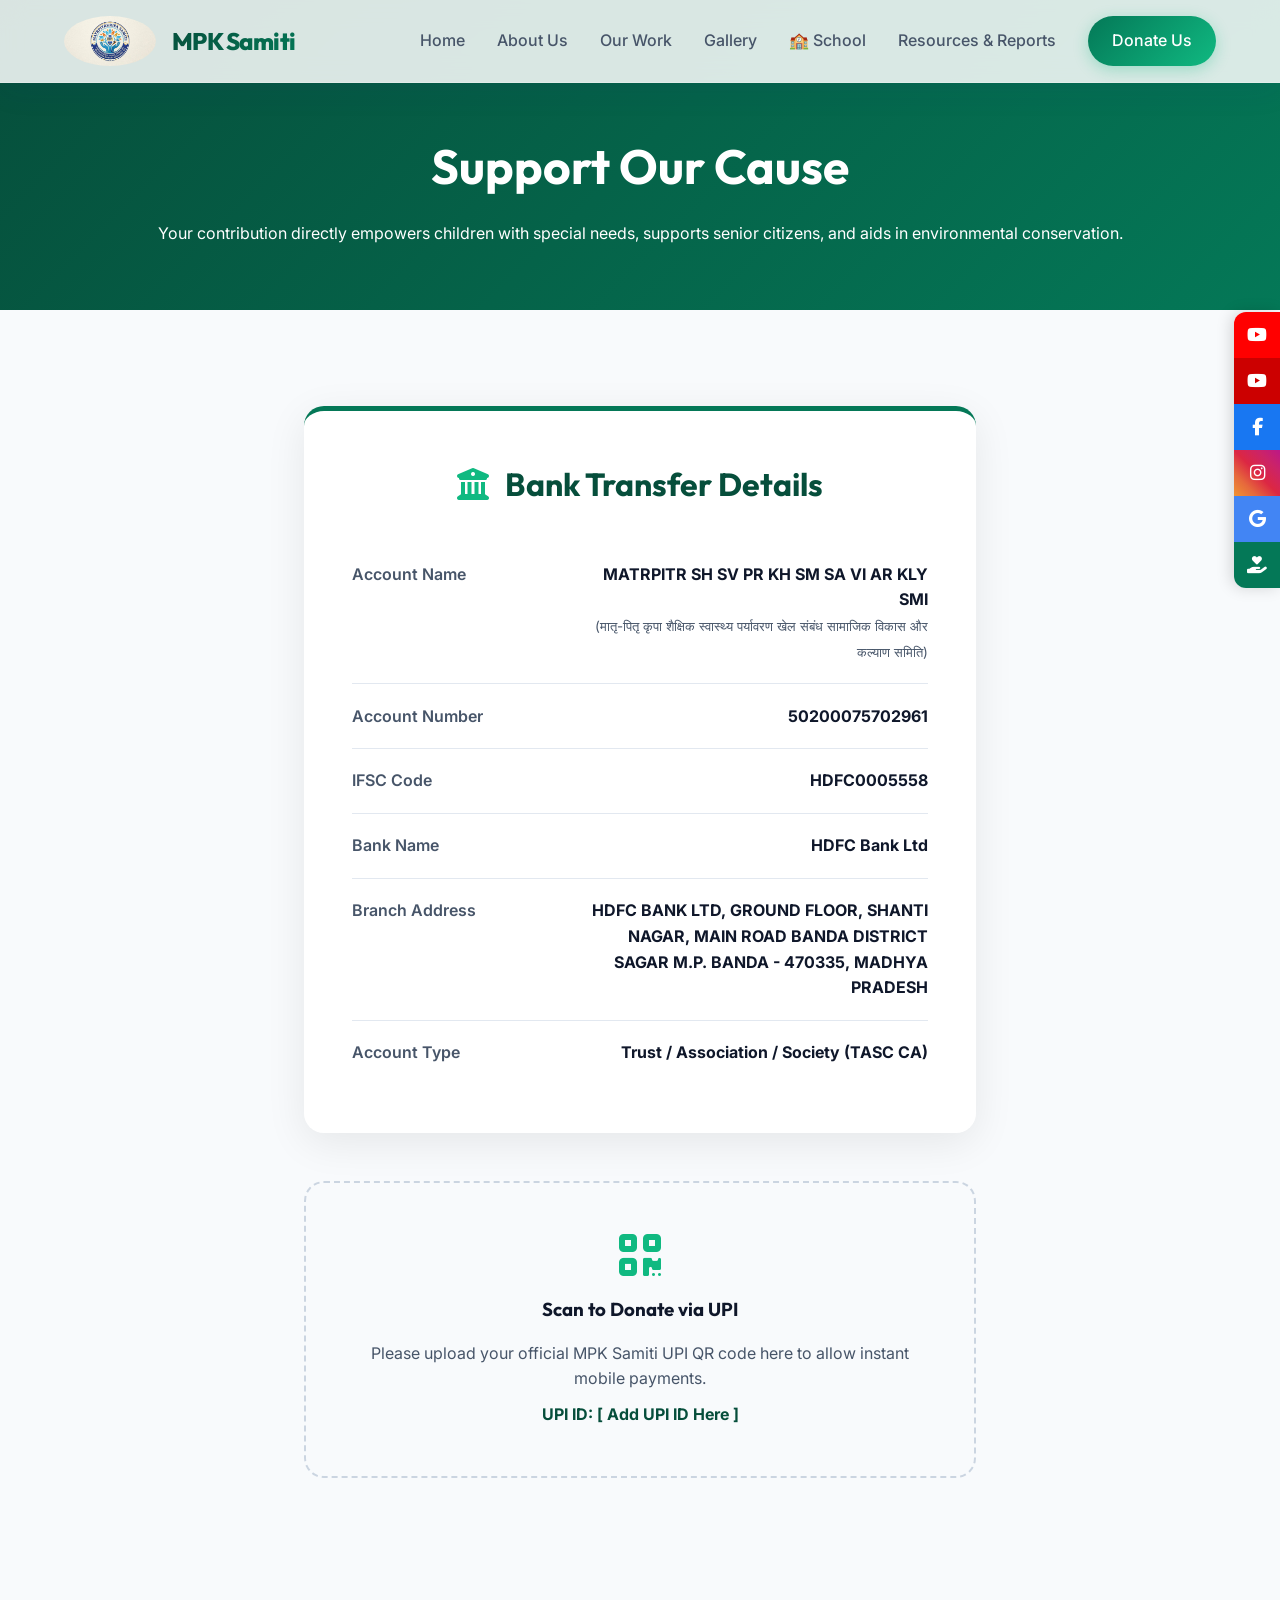
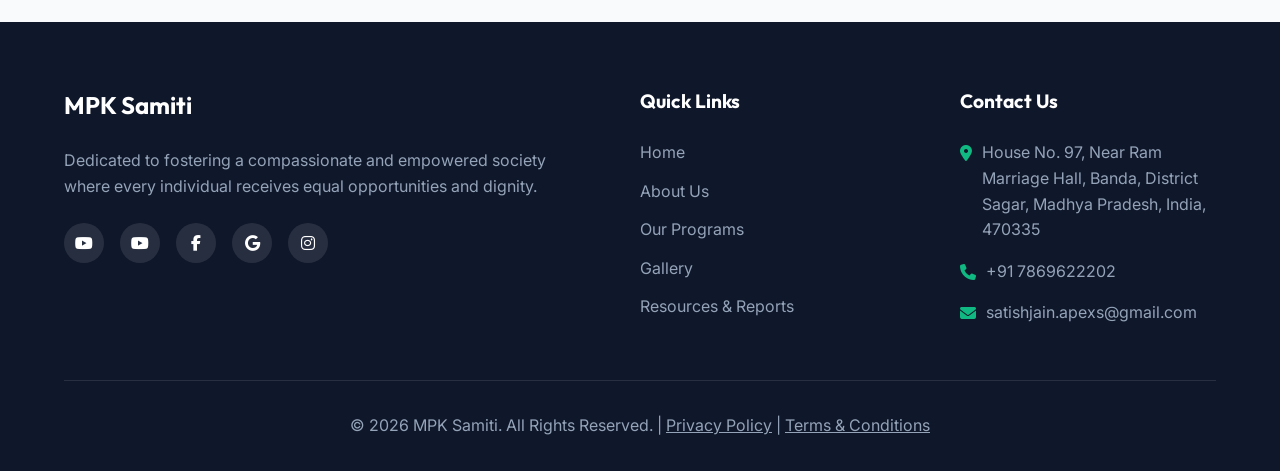
<file: donate.html>
<!DOCTYPE html>
<html lang="en">
<head>
    <meta charset="UTF-8">
    <meta name="viewport" content="width=device-width, initial-scale=1.0">
    <title>Donate Us | MPK Samiti</title>
    <link rel="stylesheet" href="css/style.css">
    <link rel="stylesheet" href="https://cdnjs.cloudflare.com/ajax/libs/font-awesome/6.4.0/css/all.min.css">
    <style>
        .donate-hero {
            padding: 8rem 5% 4rem;
            background: linear-gradient(135deg, var(--primary-dark), var(--primary));
            color: var(--white);
            text-align: center;
        }
        .donate-hero h1 {
            font-size: 3rem;
            color: var(--white);
            margin-bottom: 1rem;
        }
        .donate-container {
            max-width: 800px;
            margin: 0 auto;
        }
        .bank-card {
            background: var(--white);
            padding: 3rem;
            border-radius: 20px;
            box-shadow: 0 10px 40px rgba(0,0,0,0.08);
            border-top: 5px solid var(--primary);
            margin-bottom: 3rem;
        }
        .bank-card h2 {
            color: var(--primary-dark);
            margin-bottom: 2rem;
            font-size: 2rem;
            text-align: center;
        }
        .bank-detail-row {
            display: flex;
            justify-content: space-between;
            padding: 1.2rem 0;
            border-bottom: 1px solid #E2E8F0;
        }
        .bank-detail-row:last-child {
            border-bottom: none;
        }
        .detail-label {
            font-weight: 600;
            color: var(--text-muted);
            width: 40%;
        }
        .detail-value {
            font-weight: 700;
            color: var(--text-main);
            width: 60%;
            text-align: right;
            word-break: break-word;
        }
        .upi-section {
            text-align: center;
            padding: 3rem;
            background: #F8FAFC;
            border-radius: 20px;
            border: 2px dashed #CBD5E1;
            margin-bottom: 3rem;
        }
        .upi-section i {
            font-size: 3rem;
            color: var(--primary-light);
            margin-bottom: 1rem;
        }
        .copy-btn {
            background: var(--primary-light);
            color: white;
            border: none;
            padding: 5px 10px;
            border-radius: 5px;
            cursor: pointer;
            margin-left: 10px;
            font-size: 0.8rem;
        }
        .copy-btn:hover {
            background: var(--primary);
        }
    </style>
</head>
<body>

    <!-- Navigation Bar -->
    <nav class="navbar">
        <div class="nav-brand">
            <img src="images/logos/मातृपितृकृपा_शैक्षिक_स्वास्थ्य_पर्यावरण_खेल_संबंध_सामाजिक_विकास_और_कल्याण_समिति_बांदा.jpeg" alt="MPK Samiti Logo">
            <h1>MPK Samiti</h1>
        </div>
        <div class="menu-toggle" id="mobile-menu">
            <i class="fas fa-bars"></i>
        </div>
        <div class="nav-links" id="nav-links">
            <a href="index.html#home">Home</a>
            <a href="index.html#about">About Us</a>
            <a href="index.html#branches">Our Work</a>
            <a href="gallery.html">Gallery</a>
            <a href="vidyakunj_public_school/index.html">🏫 School</a>
            <a href="resources.html">Resources & Reports</a>
            <a href="donate.html" class="btn-primary" style="color: white !important;">Donate Us</a>
        </div>
    </nav>

    <!-- Page Header -->
    <header class="donate-hero">
        <h1>Support Our Cause</h1>
        <p>Your contribution directly empowers children with special needs, supports senior citizens, and aids in environmental conservation.</p>
    </header>

    <main class="section donate-container">
        
        <!-- Bank Details Card -->
        <div class="bank-card">
            <h2><i class="fas fa-university" style="margin-right: 10px; color: var(--primary-light);"></i> Bank Transfer Details</h2>
            
            <div class="bank-detail-row">
                <div class="detail-label">Account Name</div>
                <div class="detail-value">MATRPITR SH SV PR KH SM SA VI AR KLY SMI<br><small style="font-weight:400; color:var(--text-muted);">(मातृ-पितृ कृपा शैक्षिक स्वास्थ्य पर्यावरण खेल संबंध सामाजिक विकास और कल्याण समिति)</small></div>
            </div>
            
            <div class="bank-detail-row">
                <div class="detail-label">Account Number</div>
                <div class="detail-value">
                    50200075702961
                    <!-- <button class="copy-btn"><i class="fas fa-copy"></i></button> -->
                </div>
            </div>
            
            <div class="bank-detail-row">
                <div class="detail-label">IFSC Code</div>
                <div class="detail-value">HDFC0005558</div>
            </div>
            
            <div class="bank-detail-row">
                <div class="detail-label">Bank Name</div>
                <div class="detail-value">HDFC Bank Ltd</div>
            </div>
            
            <div class="bank-detail-row">
                <div class="detail-label">Branch Address</div>
                <div class="detail-value">HDFC BANK LTD, GROUND FLOOR, SHANTI NAGAR, MAIN ROAD BANDA DISTRICT SAGAR M.P. BANDA - 470335, MADHYA PRADESH</div>
            </div>
            
            <div class="bank-detail-row">
                <div class="detail-label">Account Type</div>
                <div class="detail-value">Trust / Association / Society (TASC CA)</div>
            </div>
        </div>

        <!-- UPI Placeholder -->
        <div class="upi-section">
            <i class="fas fa-qrcode"></i>
            <h3 style="margin-bottom: 1rem; color: var(--text-main);">Scan to Donate via UPI</h3>
            <p style="color: var(--text-muted);">Please upload your official MPK Samiti UPI QR code here to allow instant mobile payments.</p>
            <p style="margin-top: 10px; font-weight: bold; color: var(--primary-dark);">UPI ID: [ Add UPI ID Here ]</p>
        </div>

    </main>

    <!-- Footer -->
    <footer id="contact">
        <div class="footer-grid">
            <div class="footer-about">
                <h3>MPK Samiti</h3>
                <p style="margin-bottom: 1.5rem;">Dedicated to fostering a compassionate and empowered society where every individual receives equal opportunities and dignity.</p>
                <div class="social-links">
                    <a href="https://youtube.com/@mpksamiti?si=285k2r0fLWzDkqzi" target="_blank" title="MPK Samiti YouTube"><i class="fab fa-youtube"></i></a>
                    <a href="https://youtube.com/@svpsbanda?si=4Z3p0slbdm7WLPEk" target="_blank" title="School YouTube"><i class="fab fa-youtube"></i></a>
                    <a href="https://www.facebook.com/share/1C8wGXHV4g/" target="_blank" title="School Facebook"><i class="fab fa-facebook-f"></i></a>
                    <a href="https://g.page/r/CQDMLczvJdxUEBI/review" target="_blank" title="Google Reviews"><i class="fab fa-google"></i></a>
                    <a href="https://www.instagram.com/vidyakunj_banda?igsh=eGVnbXhvMHo0MnRj" target="_blank" title="School Instagram"><i class="fab fa-instagram"></i></a>
                </div>
            </div>
            
            <div class="footer-links">
                <h4>Quick Links</h4>
                <ul>
                    <li><a href="index.html#home">Home</a></li>
                    <li><a href="index.html#about">About Us</a></li>
                    <li><a href="index.html#branches">Our Programs</a></li>
                    <li><a href="gallery.html">Gallery</a></li>
                    <li><a href="resources.html">Resources & Reports</a></li>
                </ul>
            </div>
            
            <div class="footer-contact">
                <h4>Contact Us</h4>
                <ul style="list-style: none;">
                    <li style="margin-bottom: 1rem; display: flex; gap: 10px;">
                        <i class="fas fa-map-marker-alt" style="margin-top: 5px; color: var(--primary-light);"></i>
                        <span>House No. 97, Near Ram Marriage Hall, Banda, District Sagar, Madhya Pradesh, India, 470335</span>
                    </li>
                    <li style="margin-bottom: 1rem; display: flex; gap: 10px;">
                        <i class="fas fa-phone" style="margin-top: 5px; color: var(--primary-light);"></i>
                        <a href="tel:+917869622202">+91 7869622202</a>
                    </li>
                    <li style="display: flex; gap: 10px;">
                        <i class="fas fa-envelope" style="margin-top: 5px; color: var(--primary-light);"></i>
                        <a href="mailto:satishjain.apexs@gmail.com">satishjain.apexs@gmail.com</a>
                    </li>
                </ul>
            </div>
        </div>
        <div class="footer-bottom">
            <p>&copy; 2026 MPK Samiti. All Rights Reserved. | <a href="#" style="text-decoration: underline;">Privacy Policy</a> | <a href="#" style="text-decoration: underline;">Terms & Conditions</a></p>
        </div>
    </footer>

    <!-- Floating Social Sidebar -->
    <div class="floating-social">
        <a href="https://youtube.com/@mpksamiti?si=285k2r0fLWzDkqzi" target="_blank" class="fs-youtube" data-label="MPK Samiti YouTube"><i class="fab fa-youtube"></i></a>
        <a href="https://youtube.com/@svpsbanda?si=4Z3p0slbdm7WLPEk" target="_blank" class="fs-youtube2" data-label="School YouTube"><i class="fab fa-youtube"></i></a>
        <a href="https://www.facebook.com/share/1C8wGXHV4g/" target="_blank" class="fs-facebook" data-label="Facebook"><i class="fab fa-facebook-f"></i></a>
        <a href="https://www.instagram.com/vidyakunj_banda?igsh=eGVnbXhvMHo0MnRj" target="_blank" class="fs-instagram" data-label="Instagram"><i class="fab fa-instagram"></i></a>
        <a href="https://g.page/r/CQDMLczvJdxUEBI/review" target="_blank" class="fs-google" data-label="Google Reviews"><i class="fab fa-google"></i></a>
        <a href="donate.html" class="fs-donate" data-label="Donate Us"><i class="fas fa-hand-holding-heart"></i></a>
    </div>

    <script src="js/main.js"></script>
</body>
</html>
</file>
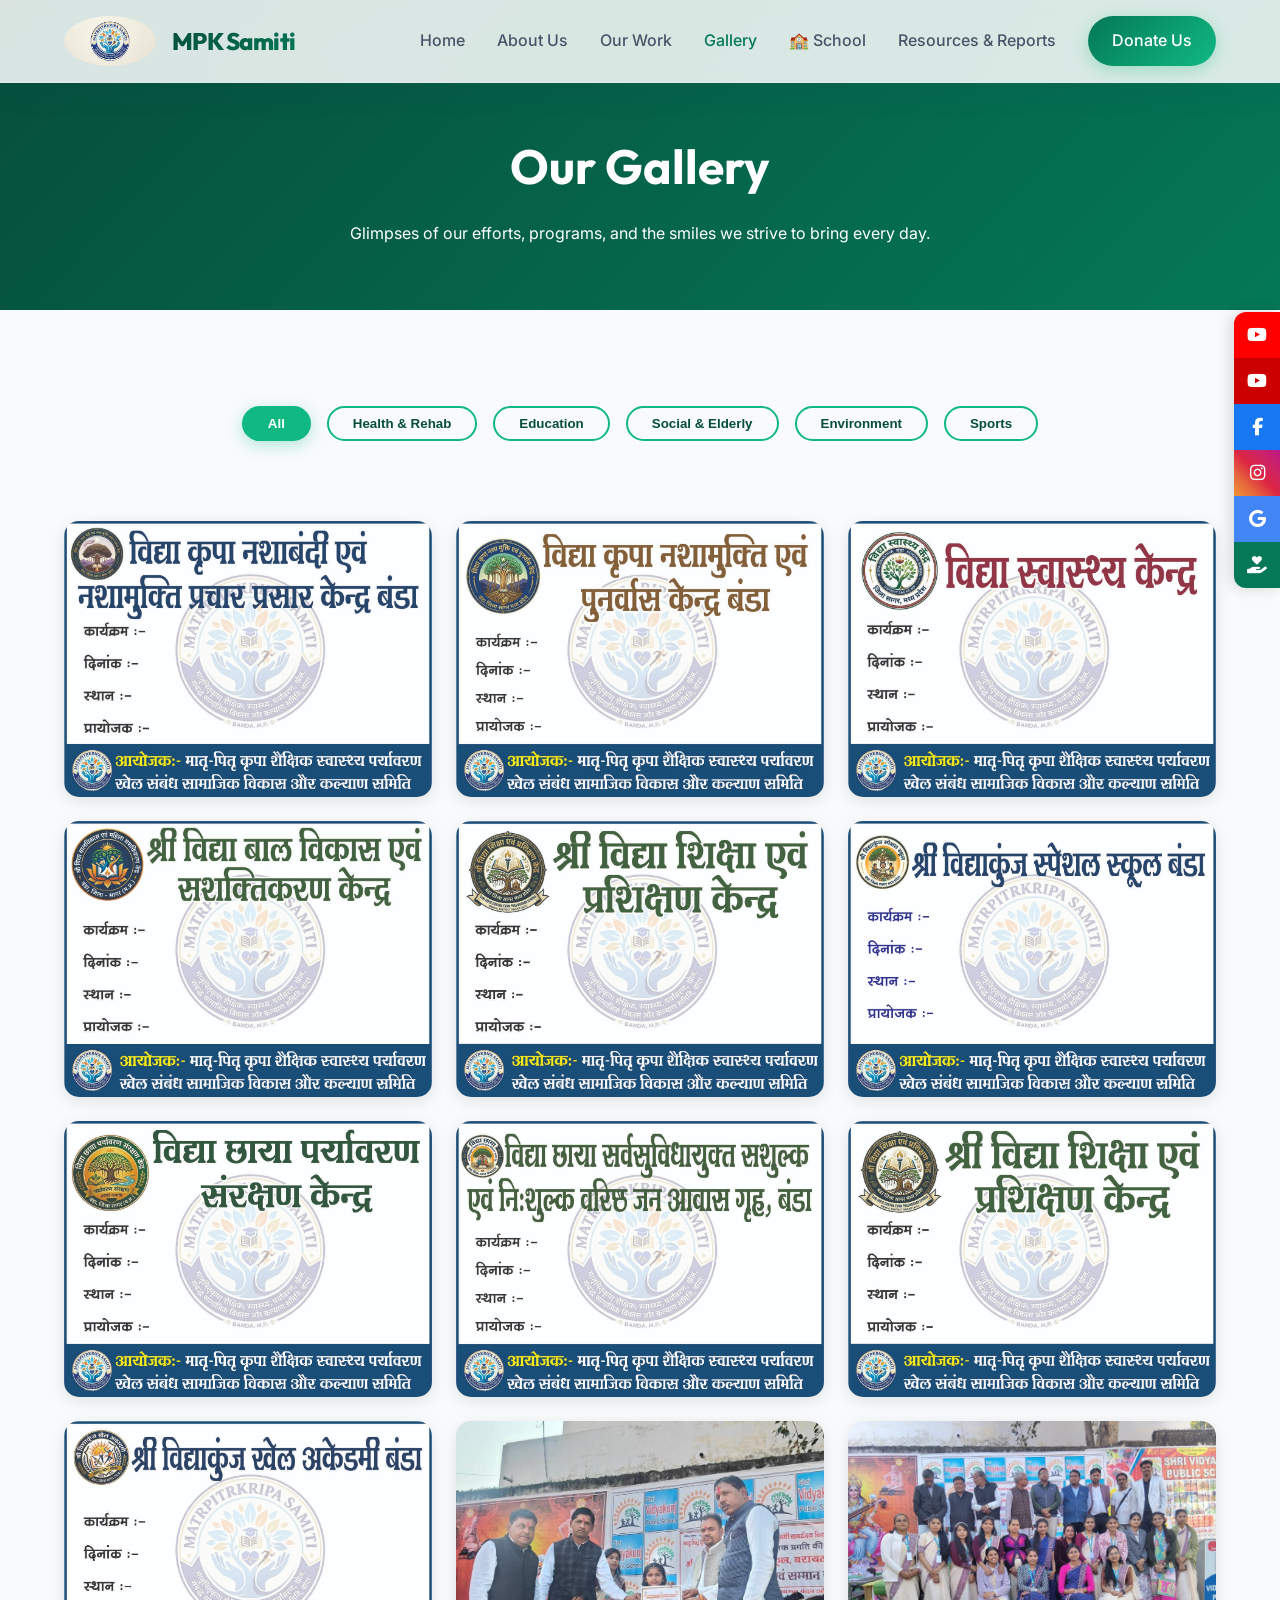
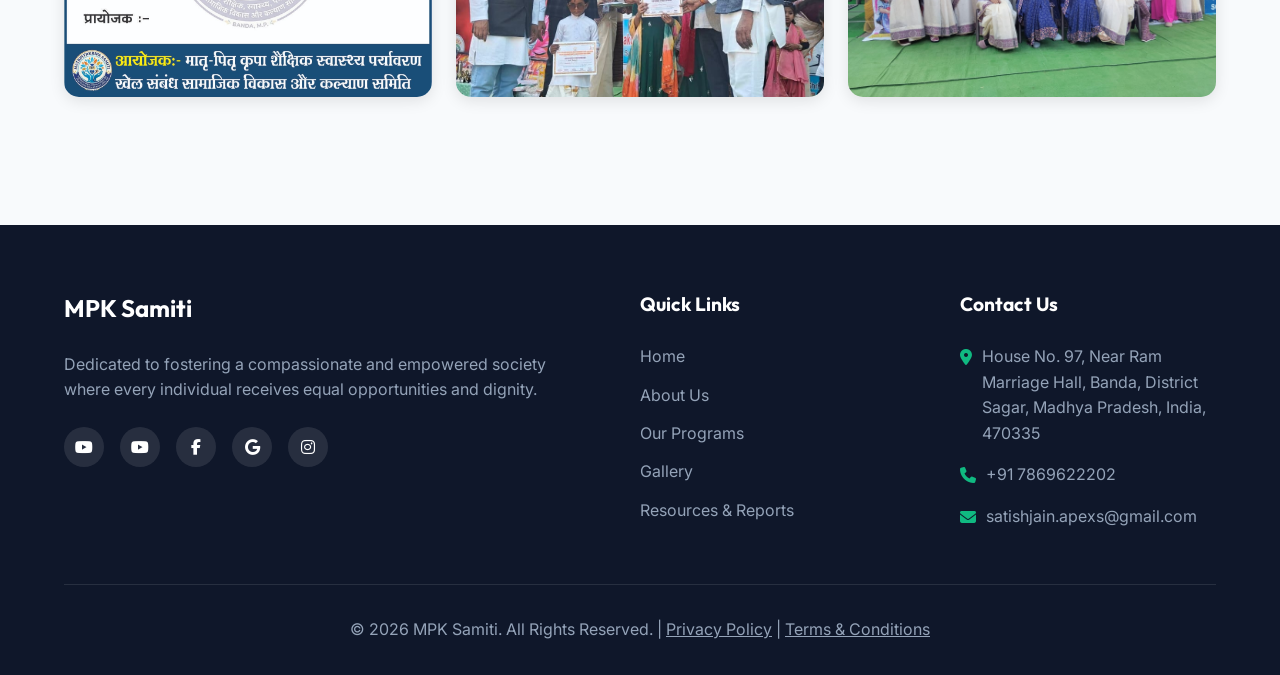
<file: gallery.html>
<!DOCTYPE html>
<html lang="en">
<head>
    <meta charset="UTF-8">
    <meta name="viewport" content="width=device-width, initial-scale=1.0">
    <title>Gallery | MPK Samiti</title>
    <link rel="stylesheet" href="css/style.css">
    <link rel="stylesheet" href="https://cdnjs.cloudflare.com/ajax/libs/font-awesome/6.4.0/css/all.min.css">
    <style>
        .gallery-filters {
            display: flex;
            justify-content: center;
            flex-wrap: wrap;
            gap: 1rem;
            margin-bottom: 3rem;
        }
        .filter-btn {
            padding: 0.5rem 1.5rem;
            border: 2px solid var(--primary-light);
            background: transparent;
            color: var(--primary-dark);
            border-radius: 50px;
            font-weight: 600;
            cursor: pointer;
            transition: var(--transition);
        }
        .filter-btn:hover, .filter-btn.active {
            background: var(--primary-light);
            color: white;
            box-shadow: 0 4px 15px rgba(16, 185, 129, 0.3);
        }
        .gallery-item.hide {
            display: none;
        }
    </style>
</head>
<body>

    <!-- Navigation Bar -->
    <nav class="navbar">
        <div class="nav-brand">
            <img src="images/logos/मातृपितृकृपा_शैक्षिक_स्वास्थ्य_पर्यावरण_खेल_संबंध_सामाजिक_विकास_और_कल्याण_समिति_बांदा.jpeg" alt="MPK Samiti Logo">
            <h1>MPK Samiti</h1>
        </div>
        <div class="menu-toggle" id="mobile-menu">
            <i class="fas fa-bars"></i>
        </div>
        <div class="nav-links" id="nav-links">
            <a href="index.html#home">Home</a>
            <a href="index.html#about">About Us</a>
            <a href="index.html#branches">Our Work</a>
            <a href="gallery.html" style="color: var(--primary);">Gallery</a>
            <a href="vidyakunj_public_school/index.html">🏫 School</a>
            <a href="resources.html">Resources & Reports</a>
            <a href="donate.html" class="btn-primary" style="color: white !important;">Donate Us</a>
        </div>
    </nav>

    <!-- Page Header -->
    <header class="gallery-hero">
        <h1>Our Gallery</h1>
        <p>Glimpses of our efforts, programs, and the smiles we strive to bring every day.</p>
    </header>

    <main class="section">
        
        <!-- Filter Buttons -->
        <div class="gallery-filters">
            <button class="filter-btn active" data-filter="all">All</button>
            <button class="filter-btn" data-filter="health">Health & Rehab</button>
            <button class="filter-btn" data-filter="education">Education</button>
            <button class="filter-btn" data-filter="social">Social & Elderly</button>
            <button class="filter-btn" data-filter="environment">Environment</button>
            <button class="filter-btn" data-filter="sports">Sports</button>
        </div>

        <div class="gallery-grid" id="gallery-grid">
            
            <div class="gallery-item" data-category="health">
                <img src="images/various_parts_of_samiti/विद्या_कृपा_नशाबंदी_एवं_नशामुक्ति_प्रचार_प्रसार_केन्द्र_बंडा.jpeg" alt="De-addiction Center">
                <div class="gallery-overlay">
                    <h3>De-addiction Center</h3>
                </div>
            </div>
            
            <div class="gallery-item" data-category="health">
                <img src="images/various_parts_of_samiti/विद्या_कृपा_नशामुक्ति_एवं_पुनर्वास_केन्द्र_बंडा.jpeg" alt="Rehabilitation Center">
                <div class="gallery-overlay">
                    <h3>Rehabilitation Center</h3>
                </div>
            </div>
            
            <div class="gallery-item" data-category="health">
                <img src="images/various_parts_of_samiti/विद्या_स्वास्थ्य_केन्द्र.jpeg" alt="Health Center">
                <div class="gallery-overlay">
                    <h3>Health Center</h3>
                </div>
            </div>

            <div class="gallery-item" data-category="education">
                <img src="images/various_parts_of_samiti/श्री_विद्या_बाल_विकास_एवं_सशक्तिकरण_केन्द्र.jpeg" alt="Child Development">
                <div class="gallery-overlay">
                    <h3>Child Development</h3>
                </div>
            </div>
            
            <div class="gallery-item" data-category="education">
                <img src="images/various_parts_of_samiti/श्री_विद्या_शिक्षा_एवं_प्रशिक्षण_केन्द्र.jpeg" alt="Education & Training">
                <div class="gallery-overlay">
                    <h3>Education & Training</h3>
                </div>
            </div>

            <div class="gallery-item" data-category="education">
                <img src="images/various_parts_of_samiti/श्री_विद्याकुंज_स्पेशल_स्कूल_बंडा.jpeg" alt="Special School">
                <div class="gallery-overlay">
                    <h3>Special School</h3>
                </div>
            </div>
            
            <div class="gallery-item" data-category="environment">
                <img src="images/various_parts_of_samiti/विद्या_छाया_पर्यावरण_संरक्षण_केन्द्र.jpeg" alt="Environment Conservation">
                <div class="gallery-overlay">
                    <h3>Environment Conservation</h3>
                </div>
            </div>
            
            <div class="gallery-item" data-category="social">
                <img src="images/various_parts_of_samiti/विद्या_छाया_सर्वसुविधायुक्त_सशुल्क_एवं_निःशुल्क_वरिष्ठ_जन_आवास_गृह_बंडा.jpeg" alt="Senior Citizen Home">
                <div class="gallery-overlay">
                    <h3>Senior Citizen Home</h3>
                </div>
            </div>
            
            <div class="gallery-item" data-category="social">
                <img src="images/various_parts_of_samiti/विद्या_संस्कृति_साहित्य_एवं_कला_संरक्षण_केन्द्र_बंडा.jpeg" alt="Art & Culture Preservation">
                <div class="gallery-overlay">
                    <h3>Art & Culture Preservation</h3>
                </div>
            </div>
            
            <div class="gallery-item" data-category="sports">
                <img src="images/various_parts_of_samiti/श्री_विद्याकुंज_खेल_अकेडमी_बंडा.jpeg" alt="Sports Academy">
                <div class="gallery-overlay">
                    <h3>Sports Academy</h3>
                </div>
            </div>

            <div class="gallery-item" data-category="sports">
                <img src="images/sports_awards.jpeg" alt="Sports Awards">
                <div class="gallery-overlay">
                    <h3>Sports Awards</h3>
                </div>
            </div>

            <div class="gallery-item" data-category="sports">
                <img src="images/sports_awards_team_photo.jpeg" alt="Sports Awards Team Photo">
                <div class="gallery-overlay">
                    <h3>Sports Team</h3>
                </div>
            </div>
            
        </div>
    </main>

    <!-- Footer -->
    <footer id="contact">
        <div class="footer-grid">
            <div class="footer-about">
                <h3>MPK Samiti</h3>
                <p style="margin-bottom: 1.5rem;">Dedicated to fostering a compassionate and empowered society where every individual receives equal opportunities and dignity.</p>
                <div class="social-links">
                    <a href="https://youtube.com/@mpksamiti?si=285k2r0fLWzDkqzi" target="_blank" title="MPK Samiti YouTube"><i class="fab fa-youtube"></i></a>
                    <a href="https://youtube.com/@svpsbanda?si=4Z3p0slbdm7WLPEk" target="_blank" title="School YouTube"><i class="fab fa-youtube"></i></a>
                    <a href="https://www.facebook.com/share/1C8wGXHV4g/" target="_blank" title="School Facebook"><i class="fab fa-facebook-f"></i></a>
                    <a href="https://g.page/r/CQDMLczvJdxUEBI/review" target="_blank" title="Google Reviews"><i class="fab fa-google"></i></a>
                    <a href="https://www.instagram.com/vidyakunj_banda?igsh=eGVnbXhvMHo0MnRj" target="_blank" title="School Instagram"><i class="fab fa-instagram"></i></a>
                </div>
            </div>
            
            <div class="footer-links">
                <h4>Quick Links</h4>
                <ul>
                    <li><a href="index.html#home">Home</a></li>
                    <li><a href="index.html#about">About Us</a></li>
                    <li><a href="index.html#branches">Our Programs</a></li>
                    <li><a href="gallery.html">Gallery</a></li>
                    <li><a href="resources.html">Resources & Reports</a></li>
                </ul>
            </div>
            
            <div class="footer-contact">
                <h4>Contact Us</h4>
                <ul style="list-style: none;">
                    <li style="margin-bottom: 1rem; display: flex; gap: 10px;">
                        <i class="fas fa-map-marker-alt" style="margin-top: 5px; color: var(--primary-light);"></i>
                        <span>House No. 97, Near Ram Marriage Hall, Banda, District Sagar, Madhya Pradesh, India, 470335</span>
                    </li>
                    <li style="margin-bottom: 1rem; display: flex; gap: 10px;">
                        <i class="fas fa-phone" style="margin-top: 5px; color: var(--primary-light);"></i>
                        <a href="tel:+917869622202">+91 7869622202</a>
                    </li>
                    <li style="display: flex; gap: 10px;">
                        <i class="fas fa-envelope" style="margin-top: 5px; color: var(--primary-light);"></i>
                        <a href="mailto:satishjain.apexs@gmail.com">satishjain.apexs@gmail.com</a>
                    </li>
                </ul>
            </div>
        </div>
        <div class="footer-bottom">
            <p>&copy; 2026 MPK Samiti. All Rights Reserved. | <a href="#" style="text-decoration: underline;">Privacy Policy</a> | <a href="#" style="text-decoration: underline;">Terms & Conditions</a></p>
        </div>
    </footer>

    <!-- Floating Social Sidebar -->
    <div class="floating-social">
        <a href="https://youtube.com/@mpksamiti?si=285k2r0fLWzDkqzi" target="_blank" class="fs-youtube" data-label="MPK Samiti YouTube"><i class="fab fa-youtube"></i></a>
        <a href="https://youtube.com/@svpsbanda?si=4Z3p0slbdm7WLPEk" target="_blank" class="fs-youtube2" data-label="School YouTube"><i class="fab fa-youtube"></i></a>
        <a href="https://www.facebook.com/share/1C8wGXHV4g/" target="_blank" class="fs-facebook" data-label="Facebook"><i class="fab fa-facebook-f"></i></a>
        <a href="https://www.instagram.com/vidyakunj_banda?igsh=eGVnbXhvMHo0MnRj" target="_blank" class="fs-instagram" data-label="Instagram"><i class="fab fa-instagram"></i></a>
        <a href="https://g.page/r/CQDMLczvJdxUEBI/review" target="_blank" class="fs-google" data-label="Google Reviews"><i class="fab fa-google"></i></a>
        <a href="donate.html" class="fs-donate" data-label="Donate Us"><i class="fas fa-hand-holding-heart"></i></a>
    </div>

    <script src="js/main.js"></script>
    <script>
        // Gallery Filtering Logic
        document.addEventListener("DOMContentLoaded", () => {
            const filterBtns = document.querySelectorAll('.filter-btn');
            const galleryItems = document.querySelectorAll('.gallery-item');

            filterBtns.forEach(btn => {
                btn.addEventListener('click', () => {
                    // Remove active class from all buttons
                    filterBtns.forEach(b => b.classList.remove('active'));
                    // Add active class to clicked button
                    btn.classList.add('active');

                    const filterValue = btn.getAttribute('data-filter');

                    galleryItems.forEach(item => {
                        if (filterValue === 'all' || item.getAttribute('data-category') === filterValue) {
                            item.classList.remove('hide');
                            // Trigger reflow to restart CSS animation
                            void item.offsetWidth;
                            item.style.animation = "fadeInUp 0.5s ease forwards";
                        } else {
                            item.classList.add('hide');
                            item.style.animation = "";
                        }
                    });
                });
            });
        });
    </script>
</body>
</html>
</file>
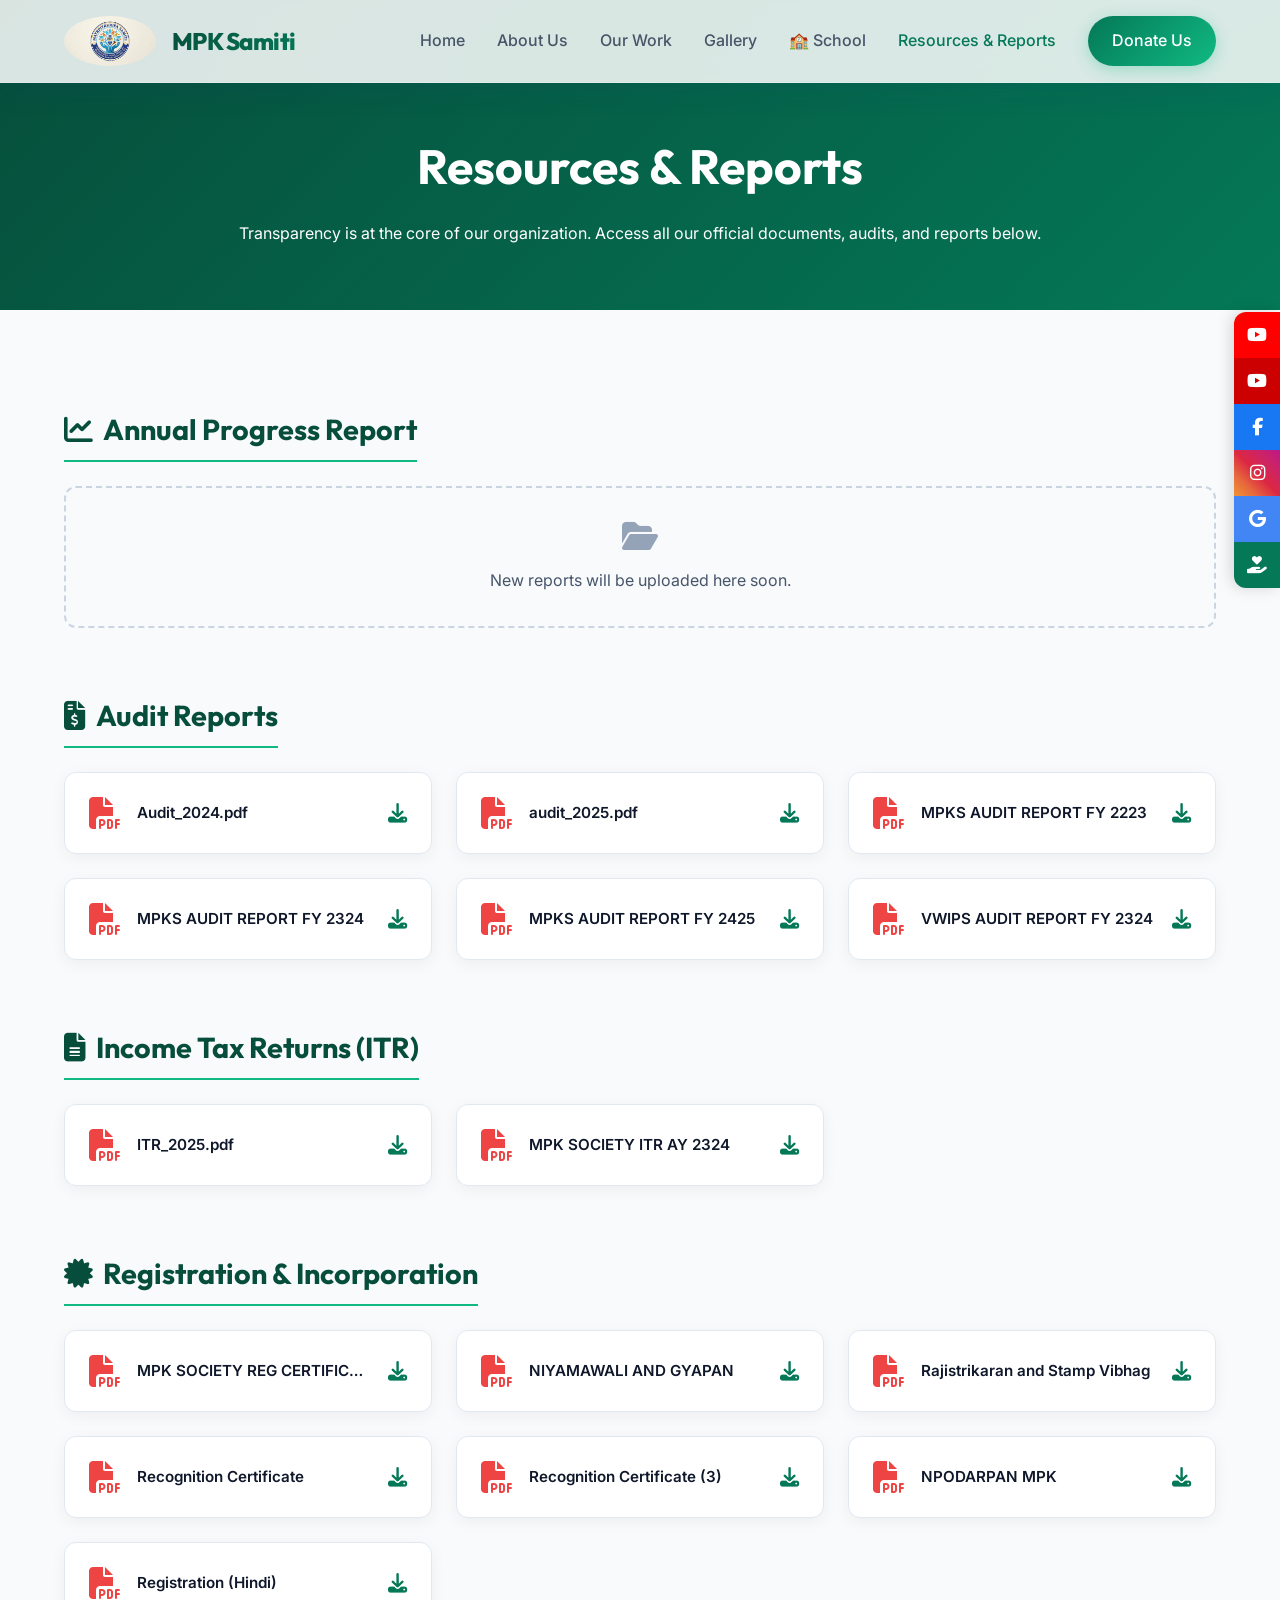
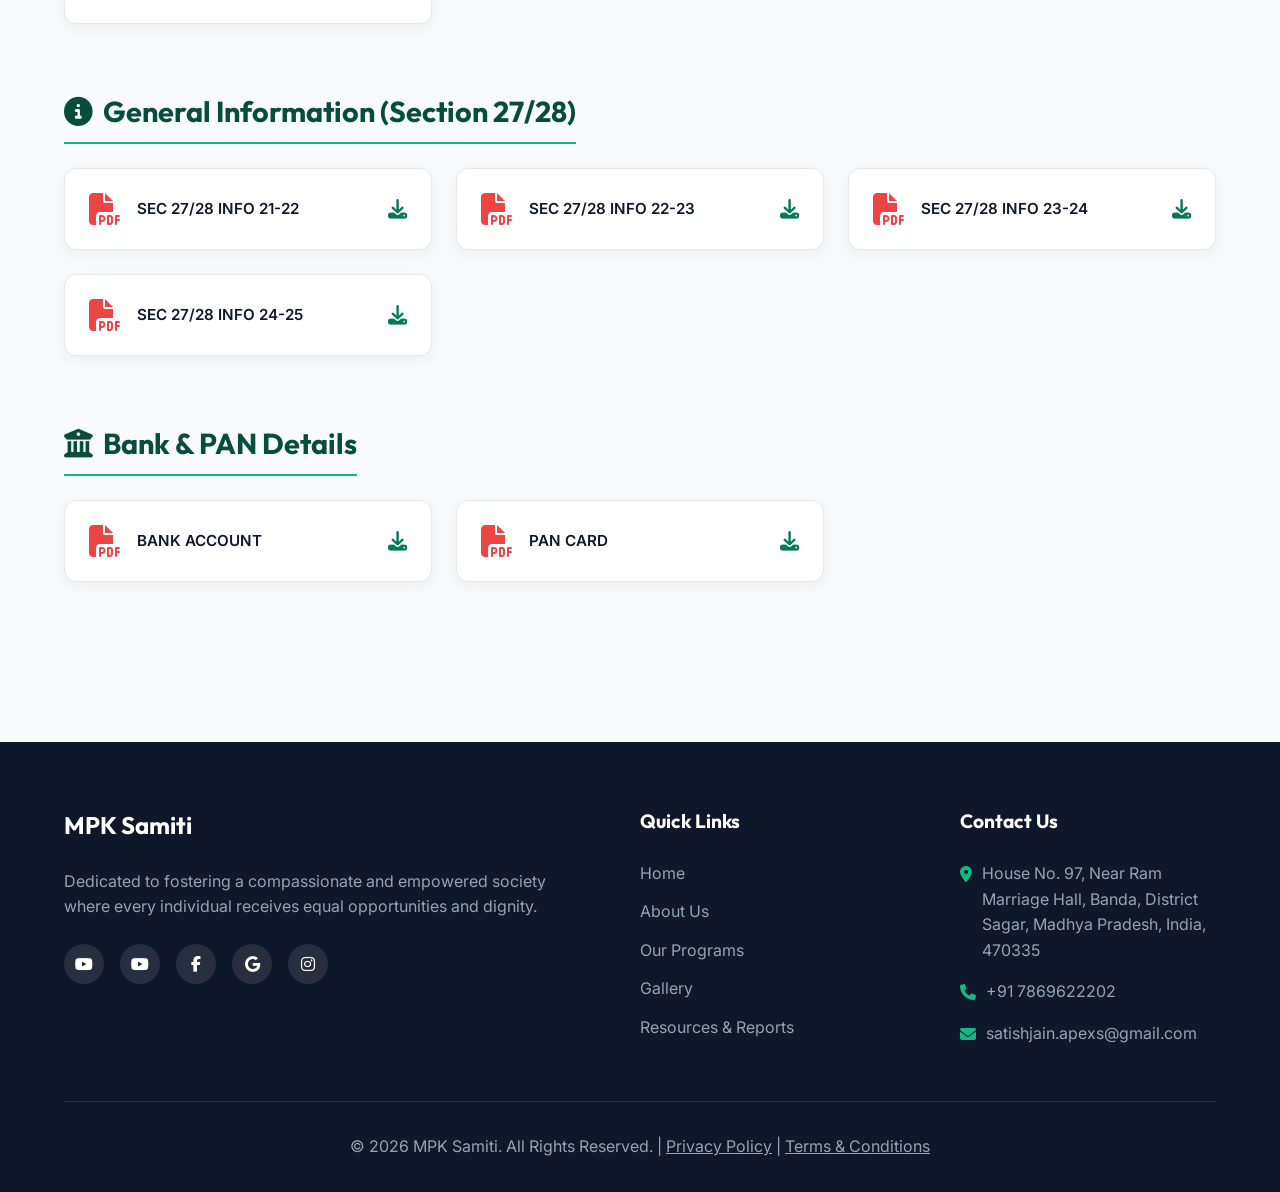
<file: resources.html>
<!DOCTYPE html>
<html lang="en">
<head>
    <meta charset="UTF-8">
    <meta name="viewport" content="width=device-width, initial-scale=1.0">
    <title>Resources & Reports | MPK Samiti</title>
    <link rel="stylesheet" href="css/style.css">
    <link rel="stylesheet" href="https://cdnjs.cloudflare.com/ajax/libs/font-awesome/6.4.0/css/all.min.css">
    <style>
        .resources-hero {
            padding: 8rem 5% 4rem;
            background: linear-gradient(135deg, var(--primary-dark), var(--primary));
            color: var(--white);
            text-align: center;
        }
        .resources-hero h1 {
            font-size: 3rem;
            color: var(--white);
            margin-bottom: 1rem;
        }
        .file-group {
            margin-bottom: 4rem;
        }
        .file-group-title {
            font-size: 1.8rem;
            color: var(--primary-dark);
            margin-bottom: 1.5rem;
            border-bottom: 2px solid var(--primary-light);
            display: inline-block;
            padding-bottom: 0.5rem;
        }
        .file-grid {
            display: grid;
            grid-template-columns: repeat(auto-fill, minmax(280px, 1fr));
            gap: 1.5rem;
        }
        .file-card {
            background: var(--white);
            padding: 1.5rem;
            border-radius: 12px;
            box-shadow: 0 4px 15px rgba(0,0,0,0.05);
            display: flex;
            align-items: center;
            gap: 1rem;
            transition: var(--transition);
            border: 1px solid #E2E8F0;
        }
        .file-card:hover {
            transform: translateY(-5px);
            box-shadow: 0 10px 25px rgba(16, 185, 129, 0.15);
            border-color: var(--primary-light);
        }
        .file-icon {
            font-size: 2rem;
            color: #EF4444; /* PDF Red */
        }
        .file-info {
            flex: 1;
            overflow: hidden;
        }
        .file-name {
            font-weight: 600;
            color: var(--text-main);
            font-size: 0.95rem;
            white-space: nowrap;
            overflow: hidden;
            text-overflow: ellipsis;
        }
        .file-download {
            color: var(--primary);
            font-size: 1.2rem;
        }
        .empty-state {
            padding: 2rem;
            background: #F8FAFC;
            border: 2px dashed #CBD5E1;
            border-radius: 12px;
            text-align: center;
            color: var(--text-muted);
        }
    </style>
</head>
<body>

    <!-- Navigation Bar -->
    <nav class="navbar">
        <div class="nav-brand">
            <img src="images/logos/मातृपितृकृपा_शैक्षिक_स्वास्थ्य_पर्यावरण_खेल_संबंध_सामाजिक_विकास_और_कल्याण_समिति_बांदा.jpeg" alt="MPK Samiti Logo">
            <h1>MPK Samiti</h1>
        </div>
        <div class="menu-toggle" id="mobile-menu">
            <i class="fas fa-bars"></i>
        </div>
        <div class="nav-links" id="nav-links">
            <a href="index.html#home">Home</a>
            <a href="index.html#about">About Us</a>
            <a href="index.html#branches">Our Work</a>
            <a href="gallery.html">Gallery</a>
            <a href="vidyakunj_public_school/index.html">🏫 School</a>
            <a href="resources.html" style="color: var(--primary);">Resources & Reports</a>
            <a href="donate.html" class="btn-primary">Donate Us</a>
        </div>
    </nav>

    <!-- Page Header -->
    <header class="resources-hero">
        <h1>Resources & Reports</h1>
        <p>Transparency is at the core of our organization. Access all our official documents, audits, and reports below.</p>
    </header>

    <main class="section">
        
        <!-- Annual Progress Report Group -->
        <div class="file-group">
            <h2 class="file-group-title"><i class="fas fa-chart-line" style="margin-right: 10px;"></i>Annual Progress Report</h2>
            <div class="empty-state">
                <i class="fas fa-folder-open" style="font-size: 2rem; color: #94A3B8; margin-bottom: 1rem; display: block;"></i>
                <p>New reports will be uploaded here soon.</p>
            </div>
        </div>

        <!-- Audit Reports Group -->
        <div class="file-group">
            <h2 class="file-group-title"><i class="fas fa-file-invoice-dollar" style="margin-right: 10px;"></i>Audit Reports</h2>
            <div class="file-grid">
                <a href="docs/Audit_2024.pdf" target="_blank" class="file-card">
                    <i class="fas fa-file-pdf file-icon"></i>
                    <div class="file-info"><div class="file-name" title="Audit_2024.pdf">Audit_2024.pdf</div></div>
                    <i class="fas fa-download file-download"></i>
                </a>
                <a href="docs/audit_2025.pdf" target="_blank" class="file-card">
                    <i class="fas fa-file-pdf file-icon"></i>
                    <div class="file-info"><div class="file-name" title="audit_2025.pdf">audit_2025.pdf</div></div>
                    <i class="fas fa-download file-download"></i>
                </a>
                <a href="docs/MPKS AUDIT REPORT FY 2223.pdf" target="_blank" class="file-card">
                    <i class="fas fa-file-pdf file-icon"></i>
                    <div class="file-info"><div class="file-name" title="MPKS AUDIT REPORT FY 2223.pdf">MPKS AUDIT REPORT FY 2223</div></div>
                    <i class="fas fa-download file-download"></i>
                </a>
                <a href="docs/MPKS AUDIT REPORT FY 2324.pdf" target="_blank" class="file-card">
                    <i class="fas fa-file-pdf file-icon"></i>
                    <div class="file-info"><div class="file-name" title="MPKS AUDIT REPORT FY 2324.pdf">MPKS AUDIT REPORT FY 2324</div></div>
                    <i class="fas fa-download file-download"></i>
                </a>
                <a href="docs/MPKS AUDIT REPORT FY 2425.pdf" target="_blank" class="file-card">
                    <i class="fas fa-file-pdf file-icon"></i>
                    <div class="file-info"><div class="file-name" title="MPKS AUDIT REPORT FY 2425.pdf">MPKS AUDIT REPORT FY 2425</div></div>
                    <i class="fas fa-download file-download"></i>
                </a>
                <a href="docs/VWIPS AUDIT REPORT FY 2324.pdf" target="_blank" class="file-card">
                    <i class="fas fa-file-pdf file-icon"></i>
                    <div class="file-info"><div class="file-name" title="VWIPS AUDIT REPORT FY 2324.pdf">VWIPS AUDIT REPORT FY 2324</div></div>
                    <i class="fas fa-download file-download"></i>
                </a>
            </div>
        </div>

        <!-- Income Tax Returns (ITR) Group -->
        <div class="file-group">
            <h2 class="file-group-title"><i class="fas fa-file-alt" style="margin-right: 10px;"></i>Income Tax Returns (ITR)</h2>
            <div class="file-grid">
                <a href="docs/ITR_2025.pdf" target="_blank" class="file-card">
                    <i class="fas fa-file-pdf file-icon"></i>
                    <div class="file-info"><div class="file-name" title="ITR_2025.pdf">ITR_2025.pdf</div></div>
                    <i class="fas fa-download file-download"></i>
                </a>
                <a href="docs/MPK SOCIETY ITR AY 2324.pdf" target="_blank" class="file-card">
                    <i class="fas fa-file-pdf file-icon"></i>
                    <div class="file-info"><div class="file-name" title="MPK SOCIETY ITR AY 2324.pdf">MPK SOCIETY ITR AY 2324</div></div>
                    <i class="fas fa-download file-download"></i>
                </a>
            </div>
        </div>

        <!-- Registration & Incorporation Group -->
        <div class="file-group">
            <h2 class="file-group-title"><i class="fas fa-certificate" style="margin-right: 10px;"></i>Registration & Incorporation</h2>
            <div class="file-grid">
                <a href="docs/MPK SOCIETY REG CERTIFICATE.pdf" target="_blank" class="file-card">
                    <i class="fas fa-file-pdf file-icon"></i>
                    <div class="file-info"><div class="file-name" title="MPK SOCIETY REG CERTIFICATE.pdf">MPK SOCIETY REG CERTIFICATE</div></div>
                    <i class="fas fa-download file-download"></i>
                </a>
                <a href="docs/MPK SOCIETY NIYAMAWALI AND GYAPAN.pdf" target="_blank" class="file-card">
                    <i class="fas fa-file-pdf file-icon"></i>
                    <div class="file-info"><div class="file-name" title="MPK SOCIETY NIYAMAWALI AND GYAPAN.pdf">NIYAMAWALI AND GYAPAN</div></div>
                    <i class="fas fa-download file-download"></i>
                </a>
                <a href="docs/Rajistrikaran_and_stamp_vibhag.pdf" target="_blank" class="file-card">
                    <i class="fas fa-file-pdf file-icon"></i>
                    <div class="file-info"><div class="file-name" title="Rajistrikaran_and_stamp_vibhag.pdf">Rajistrikaran and Stamp Vibhag</div></div>
                    <i class="fas fa-download file-download"></i>
                </a>
                <a href="docs/RecognitionCertificate.pdf" target="_blank" class="file-card">
                    <i class="fas fa-file-pdf file-icon"></i>
                    <div class="file-info"><div class="file-name" title="RecognitionCertificate.pdf">Recognition Certificate</div></div>
                    <i class="fas fa-download file-download"></i>
                </a>
                <a href="docs/RecognitionCertificate (3).pdf" target="_blank" class="file-card">
                    <i class="fas fa-file-pdf file-icon"></i>
                    <div class="file-info"><div class="file-name" title="RecognitionCertificate (3).pdf">Recognition Certificate (3)</div></div>
                    <i class="fas fa-download file-download"></i>
                </a>
                <a href="docs/NPODARPAN MPK.pdf" target="_blank" class="file-card">
                    <i class="fas fa-file-pdf file-icon"></i>
                    <div class="file-info"><div class="file-name" title="NPODARPAN MPK.pdf">NPODARPAN MPK</div></div>
                    <i class="fas fa-download file-download"></i>
                </a>
                <a href="docs/मातृपितृकृपा_शैक्षिक_स्वास्थ्य_पर्यावरण_खेल_संबंध_सामाजिक_विकास_और_कल्याण_समिति_बांदा_registration.pdf" target="_blank" class="file-card">
                    <i class="fas fa-file-pdf file-icon"></i>
                    <div class="file-info"><div class="file-name" title="Registration (Hindi)">Registration (Hindi)</div></div>
                    <i class="fas fa-download file-download"></i>
                </a>
            </div>
        </div>

        <!-- General Information (Section 27/28) Group -->
        <div class="file-group">
            <h2 class="file-group-title"><i class="fas fa-info-circle" style="margin-right: 10px;"></i>General Information (Section 27/28)</h2>
            <div class="file-grid">
                <a href="docs/MPKS 2728 INFO 2122.pdf" target="_blank" class="file-card">
                    <i class="fas fa-file-pdf file-icon"></i>
                    <div class="file-info"><div class="file-name" title="MPKS 2728 INFO 2122.pdf">SEC 27/28 INFO 21-22</div></div>
                    <i class="fas fa-download file-download"></i>
                </a>
                <a href="docs/MPKS SEC 2728 INFO 2223.pdf" target="_blank" class="file-card">
                    <i class="fas fa-file-pdf file-icon"></i>
                    <div class="file-info"><div class="file-name" title="MPKS SEC 2728 INFO 2223.pdf">SEC 27/28 INFO 22-23</div></div>
                    <i class="fas fa-download file-download"></i>
                </a>
                <a href="docs/MPKS SEC 2728 INFO 2324.pdf" target="_blank" class="file-card">
                    <i class="fas fa-file-pdf file-icon"></i>
                    <div class="file-info"><div class="file-name" title="MPKS SEC 2728 INFO 2324.pdf">SEC 27/28 INFO 23-24</div></div>
                    <i class="fas fa-download file-download"></i>
                </a>
                <a href="docs/MPKS SEC 2728 INFO 2425.pdf" target="_blank" class="file-card">
                    <i class="fas fa-file-pdf file-icon"></i>
                    <div class="file-info"><div class="file-name" title="MPKS SEC 2728 INFO 2425.pdf">SEC 27/28 INFO 24-25</div></div>
                    <i class="fas fa-download file-download"></i>
                </a>
            </div>
        </div>

        <!-- Bank & PAN Group -->
        <div class="file-group">
            <h2 class="file-group-title"><i class="fas fa-university" style="margin-right: 10px;"></i>Bank & PAN Details</h2>
            <div class="file-grid">
                <a href="docs/MPK SOCIETY BANK ACCOUNT.pdf" target="_blank" class="file-card">
                    <i class="fas fa-file-pdf file-icon"></i>
                    <div class="file-info"><div class="file-name" title="MPK SOCIETY BANK ACCOUNT.pdf">BANK ACCOUNT</div></div>
                    <i class="fas fa-download file-download"></i>
                </a>
                <a href="docs/MPK SOCIETY PAN CARD.pdf" target="_blank" class="file-card">
                    <i class="fas fa-file-pdf file-icon"></i>
                    <div class="file-info"><div class="file-name" title="MPK SOCIETY PAN CARD.pdf">PAN CARD</div></div>
                    <i class="fas fa-download file-download"></i>
                </a>
            </div>
        </div>

    </main>

    <!-- Footer -->
    <footer id="contact">
        <div class="footer-grid">
            <div class="footer-about">
                <h3>MPK Samiti</h3>
                <p style="margin-bottom: 1.5rem;">Dedicated to fostering a compassionate and empowered society where every individual receives equal opportunities and dignity.</p>
                <div class="social-links">
                    <a href="https://youtube.com/@mpksamiti?si=285k2r0fLWzDkqzi" target="_blank" title="MPK Samiti YouTube"><i class="fab fa-youtube"></i></a>
                    <a href="https://youtube.com/@svpsbanda?si=4Z3p0slbdm7WLPEk" target="_blank" title="School YouTube"><i class="fab fa-youtube"></i></a>
                    <a href="https://www.facebook.com/share/1C8wGXHV4g/" target="_blank" title="School Facebook"><i class="fab fa-facebook-f"></i></a>
                    <a href="https://g.page/r/CQDMLczvJdxUEBI/review" target="_blank" title="Google Reviews"><i class="fab fa-google"></i></a>
                    <a href="https://www.instagram.com/vidyakunj_banda?igsh=eGVnbXhvMHo0MnRj" target="_blank" title="School Instagram"><i class="fab fa-instagram"></i></a>
                </div>
            </div>
            
            <div class="footer-links">
                <h4>Quick Links</h4>
                <ul>
                    <li><a href="index.html#home">Home</a></li>
                    <li><a href="index.html#about">About Us</a></li>
                    <li><a href="index.html#branches">Our Programs</a></li>
                    <li><a href="gallery.html">Gallery</a></li>
                    <li><a href="resources.html">Resources & Reports</a></li>
                </ul>
            </div>
            
            <div class="footer-contact">
                <h4>Contact Us</h4>
                <ul style="list-style: none;">
                    <li style="margin-bottom: 1rem; display: flex; gap: 10px;">
                        <i class="fas fa-map-marker-alt" style="margin-top: 5px; color: var(--primary-light);"></i>
                        <span>House No. 97, Near Ram Marriage Hall, Banda, District Sagar, Madhya Pradesh, India, 470335</span>
                    </li>
                    <li style="margin-bottom: 1rem; display: flex; gap: 10px;">
                        <i class="fas fa-phone" style="margin-top: 5px; color: var(--primary-light);"></i>
                        <a href="tel:+917869622202">+91 7869622202</a>
                    </li>
                    <li style="display: flex; gap: 10px;">
                        <i class="fas fa-envelope" style="margin-top: 5px; color: var(--primary-light);"></i>
                        <a href="mailto:satishjain.apexs@gmail.com">satishjain.apexs@gmail.com</a>
                    </li>
                </ul>
            </div>
        </div>
        <div class="footer-bottom">
            <p>&copy; 2026 MPK Samiti. All Rights Reserved. | <a href="#" style="text-decoration: underline;">Privacy Policy</a> | <a href="#" style="text-decoration: underline;">Terms & Conditions</a></p>
        </div>
    </footer>

    <!-- Floating Social Sidebar -->
    <div class="floating-social">
        <a href="https://youtube.com/@mpksamiti?si=285k2r0fLWzDkqzi" target="_blank" class="fs-youtube" data-label="MPK Samiti YouTube"><i class="fab fa-youtube"></i></a>
        <a href="https://youtube.com/@svpsbanda?si=4Z3p0slbdm7WLPEk" target="_blank" class="fs-youtube2" data-label="School YouTube"><i class="fab fa-youtube"></i></a>
        <a href="https://www.facebook.com/share/1C8wGXHV4g/" target="_blank" class="fs-facebook" data-label="Facebook"><i class="fab fa-facebook-f"></i></a>
        <a href="https://www.instagram.com/vidyakunj_banda?igsh=eGVnbXhvMHo0MnRj" target="_blank" class="fs-instagram" data-label="Instagram"><i class="fab fa-instagram"></i></a>
        <a href="https://g.page/r/CQDMLczvJdxUEBI/review" target="_blank" class="fs-google" data-label="Google Reviews"><i class="fab fa-google"></i></a>
        <a href="donate.html" class="fs-donate" data-label="Donate Us"><i class="fas fa-hand-holding-heart"></i></a>
    </div>

    <script src="js/main.js"></script>
</body>
</html>
</file>
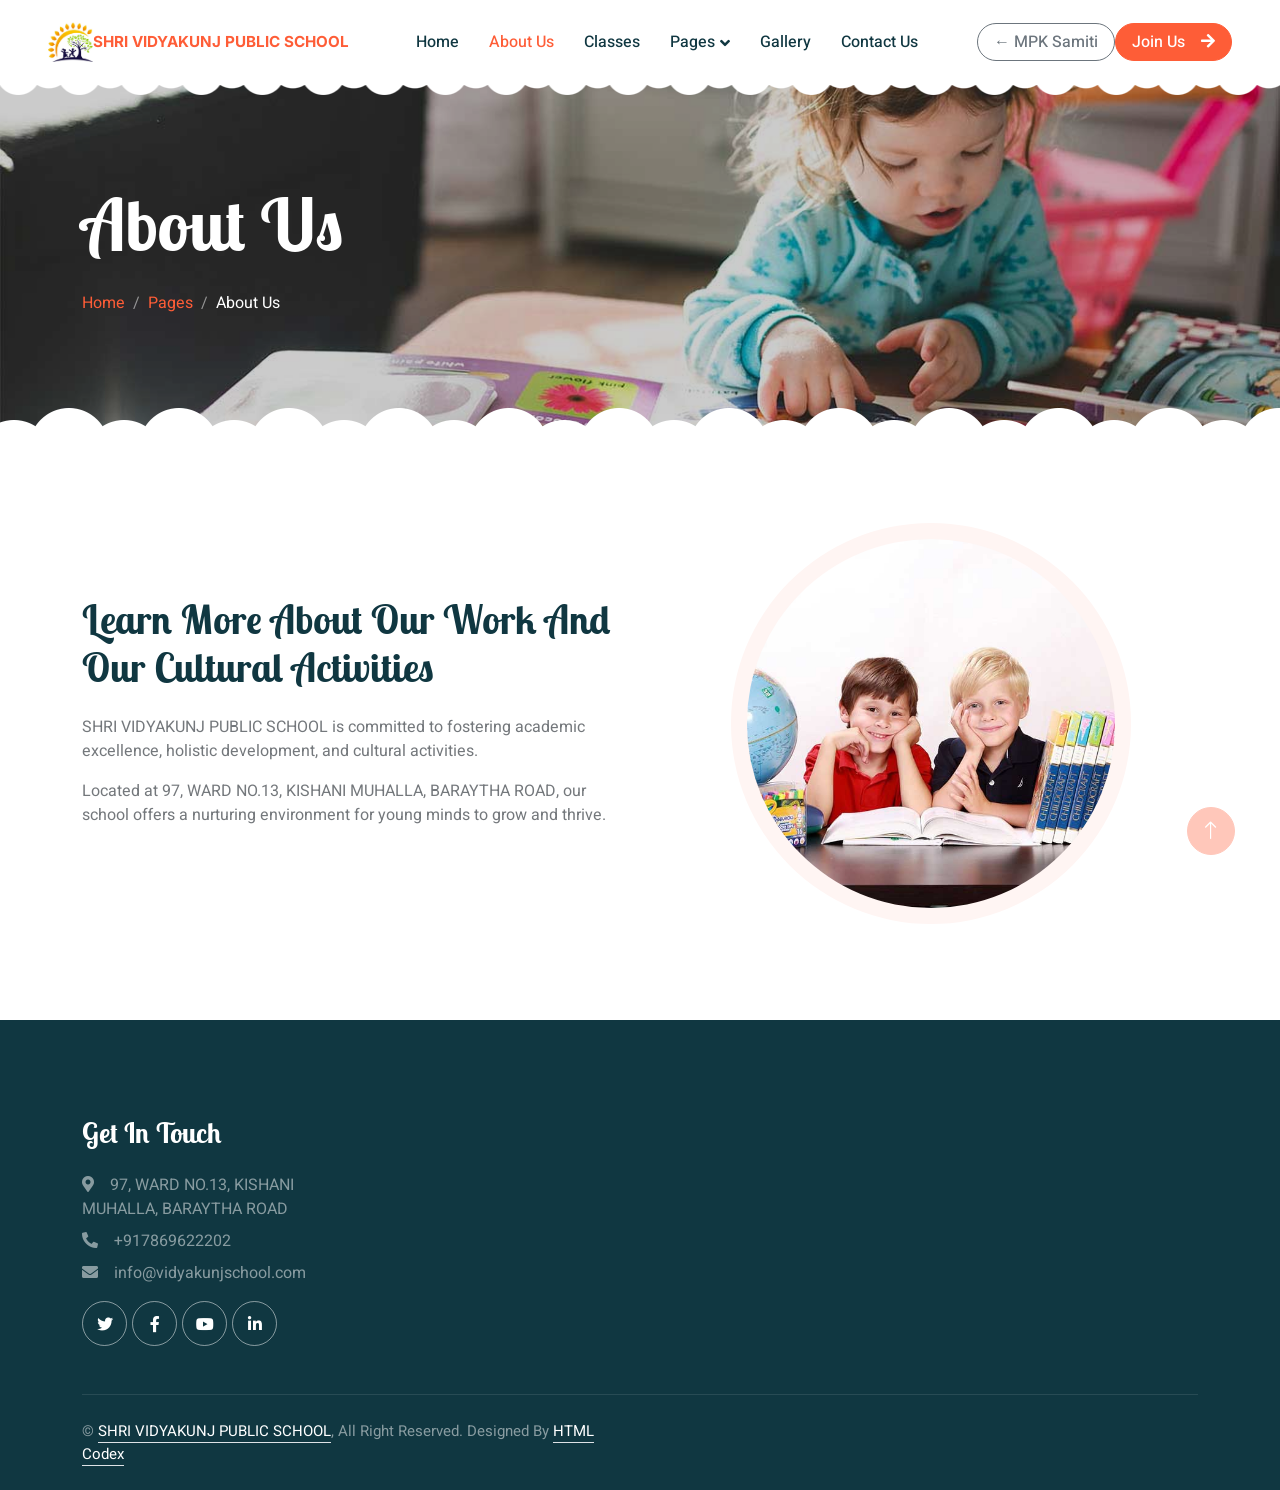
<file: vidyakunj_public_school/about.html>
<!DOCTYPE html>
<html lang="en">

<head>
    <meta charset="utf-8">
    <title>SHRI VIDYAKUNJ PUBLIC SCHOOL</title>
    <meta content="width=device-width, initial-scale=1.0" name="viewport">
    <meta content="" name="keywords">
    <meta content="" name="description">

    <!-- Favicon -->
    <link href="img/favicon.ico" rel="icon">

    <!-- Google Web Fonts -->
    <link rel="preconnect" href="https://fonts.googleapis.com">
    <link rel="preconnect" href="https://fonts.gstatic.com" crossorigin>
    <link href="https://fonts.googleapis.com/css2?family=Heebo:wght@400;500;600&family=Inter:wght@600&family=Lobster+Two:wght@700&display=swap" rel="stylesheet">
    
    <!-- Icon Font Stylesheet -->
    <link href="https://cdnjs.cloudflare.com/ajax/libs/font-awesome/5.10.0/css/all.min.css" rel="stylesheet">
    <link href="https://cdn.jsdelivr.net/npm/bootstrap-icons@1.4.1/font/bootstrap-icons.css" rel="stylesheet">

    <!-- Libraries Stylesheet -->
    <link href="lib/animate/animate.min.css" rel="stylesheet">
    <link href="lib/owlcarousel/assets/owl.carousel.min.css" rel="stylesheet">

    <!-- Customized Bootstrap Stylesheet -->
    <link href="css/bootstrap.min.css" rel="stylesheet">

    <!-- Template Stylesheet -->
    <link href="css/style.css" rel="stylesheet">
</head>

<body>
    <div class="container-xxl bg-white p-0">
        <!-- Spinner Start -->
        <div id="spinner" class="show bg-white position-fixed translate-middle w-100 vh-100 top-50 start-50 d-flex align-items-center justify-content-center">
            <div class="spinner-border text-primary" style="width: 3rem; height: 3rem;" role="status">
                <span class="sr-only">Loading...</span>
            </div>
        </div>
        <!-- Spinner End -->

        <!-- Navbar Start -->
        <nav class="navbar navbar-expand-lg bg-white navbar-light sticky-top px-4 px-lg-5 py-lg-0">
            <a href="index.html" class="navbar-brand">
                <img src="img/logo.jpg" alt="SVPS Logo" /><span class="brand-name">SHRI VIDYAKUNJ PUBLIC SCHOOL</span>
            </a>
            <button type="button" class="navbar-toggler" data-bs-toggle="collapse" data-bs-target="#navbarCollapse">
                <span class="navbar-toggler-icon"></span>
            </button>
            <div class="collapse navbar-collapse" id="navbarCollapse">
                <div class="navbar-nav mx-auto">
                    <a href="index.html" class="nav-item nav-link">Home</a>
                    <a href="about.html" class="nav-item nav-link active">About Us</a>
                    <a href="classes.html" class="nav-item nav-link">Classes</a>
                    <div class="nav-item dropdown">
                        <a href="#" class="nav-link dropdown-toggle" data-bs-toggle="dropdown">Pages</a>
                        <div class="dropdown-menu rounded-0 rounded-bottom border-0 shadow-sm m-0">
                            <a href="facility.html" class="dropdown-item">School Facilities</a>
                            <a href="team.html" class="dropdown-item">Popular Teachers</a>
                            <a href="call-to-action.html" class="dropdown-item">Become A Teacher</a>
                            <a href="appointment.html" class="dropdown-item">Make Appointment</a>
                            <a href="testimonial.html" class="dropdown-item">Testimonial</a>
                            <a href="404.html" class="dropdown-item">404 Error</a>
                        </div>
                    </div>
                    <a href="gallery-school.html" class="nav-item nav-link">Gallery</a>
                    <a href="contact.html" class="nav-item nav-link">Contact Us</a>
                </div>
                <a href="../index.html" class="btn btn-outline-secondary rounded-pill px-3 d-none d-lg-block ms-2">← MPK Samiti</a>
                <a href="" class="btn btn-primary rounded-pill px-3 d-none d-lg-block">Join Us<i class="fa fa-arrow-right ms-3"></i></a>
            </div>
        </nav>
        <!-- Navbar End -->

        <!-- Page Header Start -->
        <div class="container-xxl py-5 page-header position-relative mb-5">
            <div class="container py-5">
                <h1 class="display-2 text-white animated slideInDown mb-4">About Us</h1>
                <nav aria-label="breadcrumb animated slideInDown">
                    <ol class="breadcrumb">
                        <li class="breadcrumb-item"><a href="#">Home</a></li>
                        <li class="breadcrumb-item"><a href="#">Pages</a></li>
                        <li class="breadcrumb-item text-white active" aria-current="page">About Us</li>
                    </ol>
                </nav>
            </div>
        </div>
        <!-- Page Header End -->

        <!-- About Start -->
        <div class="container-xxl py-5">
            <div class="container">
                <div class="row g-5 align-items-center">
                    <div class="col-lg-6 wow fadeInUp" data-wow-delay="0.1s">
                        <h1 class="mb-4">Learn More About Our Work And Our Cultural Activities</h1>
                        <p>SHRI VIDYAKUNJ PUBLIC SCHOOL is committed to fostering academic excellence, holistic development, and cultural activities.</p>
                        <p class="mb-4">Located at 97, WARD NO.13, KISHANI MUHALLA, BARAYTHA ROAD, our school offers a nurturing environment for young minds to grow and thrive.</p>
                    </div>
                    <div class="col-lg-6 about-img wow fadeInUp" data-wow-delay="0.5s">
                        <div class="row">
                            <div class="col-12 text-center">
                                <img class="img-fluid w-75 rounded-circle bg-light p-3" src="img/about-1.jpg" alt="">
                            </div>
                        </div>
                    </div>
                </div>
            </div>
        </div>
        <!-- About End -->

        <!-- Footer Start -->
        <div class="container-fluid bg-dark text-white-50 footer pt-5 mt-5 wow fadeIn" data-wow-delay="0.1s">
            <div class="container py-5">
                <div class="row g-5">
                    <div class="col-lg-3 col-md-6">
                        <h3 class="text-white mb-4">Get In Touch</h3>
                        <p class="mb-2"><i class="fa fa-map-marker-alt me-3"></i>97, WARD NO.13, KISHANI MUHALLA, BARAYTHA ROAD</p>
                        <p class="mb-2"><i class="fa fa-phone-alt me-3"></i>+917869622202</p>
                        <p class="mb-2"><i class="fa fa-envelope me-3"></i>info@vidyakunjschool.com</p>
                        <div class="d-flex pt-2">
                            <a class="btn btn-outline-light btn-social" href=""><i class="fab fa-twitter"></i></a>
                            <a class="btn btn-outline-light btn-social" href=""><i class="fab fa-facebook-f"></i></a>
                            <a class="btn btn-outline-light btn-social" href=""><i class="fab fa-youtube"></i></a>
                            <a class="btn btn-outline-light btn-social" href=""><i class="fab fa-linkedin-in"></i></a>
                        </div>
                    </div>
                </div>
            </div>
            <div class="container">
                <div class="copyright">
                    <div class="row">
                        <div class="col-md-6 text-center text-md-start mb-3 mb-md-0">
                            &copy; <a class="border-bottom" href="#">SHRI VIDYAKUNJ PUBLIC SCHOOL</a>, All Right Reserved. 
                            Designed By <a class="border-bottom" href="https://htmlcodex.com">HTML Codex</a>
                        </div>
                    </div>
                </div>
            </div>
        </div>
        <!-- Footer End -->

        <!-- Back to Top -->
        <a href="#" class="btn btn-lg btn-primary btn-lg-square back-to-top"><i class="bi bi-arrow-up"></i></a>
    </div>

    <!-- JavaScript Libraries -->
    <script src="https://code.jquery.com/jquery-3.4.1.min.js"></script>
    <script src="https://cdn.jsdelivr.net/npm/bootstrap@5.0.0/dist/js/bootstrap.bundle.min.js"></script>
    <script src="lib/wow/wow.min.js"></script>
    <script src="lib/easing/easing.min.js"></script>
    <script src="lib/waypoints/waypoints.min.js"></script>
    <script src="lib/owlcarousel/owl.carousel.min.js"></script>

    <!-- Template Javascript -->
    <script src="js/main.js"></script>
</body>

</html>
</file>
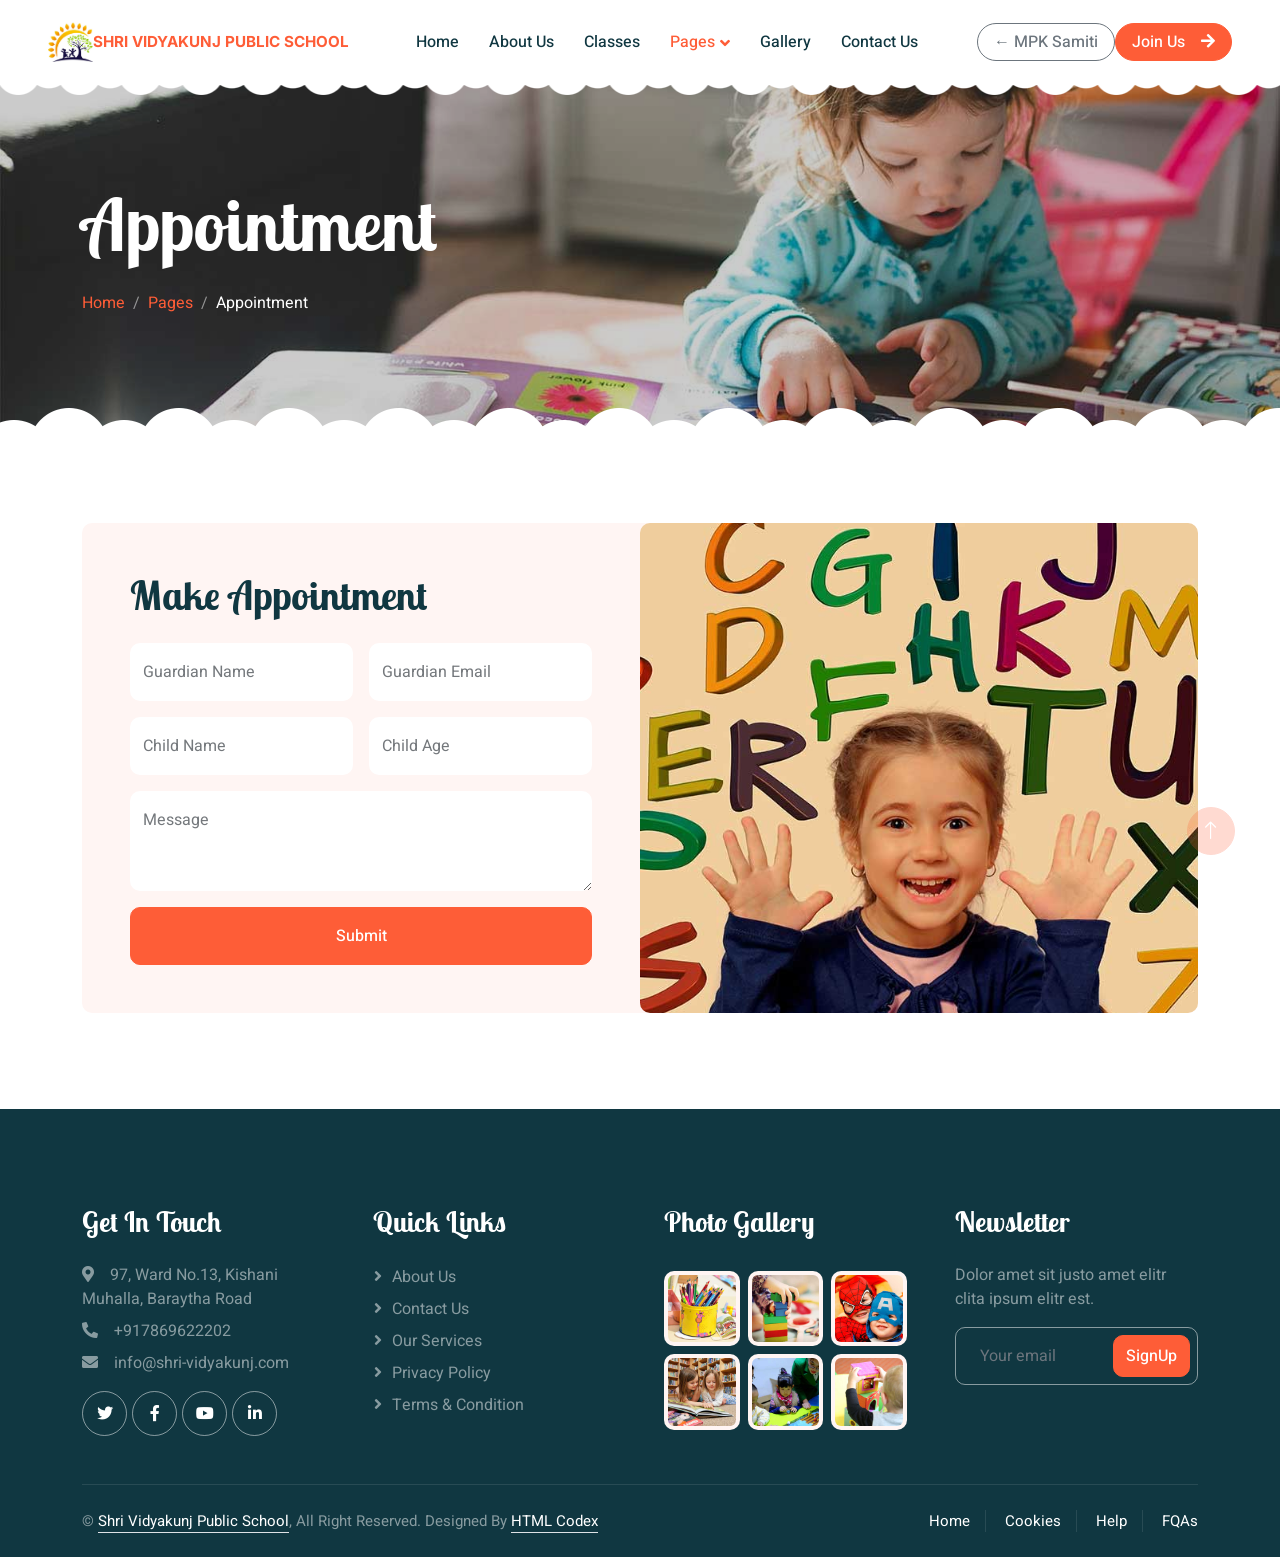
<file: vidyakunj_public_school/appointment.html>
<!DOCTYPE html>
<html lang="en">

<head>
    <meta charset="utf-8">
    <title>Shri Vidyakunj Public School - Appointment</title>
    <meta content="width=device-width, initial-scale=1.0" name="viewport">
    <meta content="" name="keywords">
    <meta content="" name="description">

    <!-- Favicon -->
    <link href="img/favicon.ico" rel="icon">

    <!-- Google Web Fonts -->
    <link rel="preconnect" href="https://fonts.googleapis.com">
    <link rel="preconnect" href="https://fonts.gstatic.com" crossorigin>
    <link href="https://fonts.googleapis.com/css2?family=Heebo:wght@400;500;600&family=Inter:wght@600&family=Lobster+Two:wght@700&display=swap" rel="stylesheet">
    
    <!-- Icon Font Stylesheet -->
    <link href="https://cdnjs.cloudflare.com/ajax/libs/font-awesome/5.10.0/css/all.min.css" rel="stylesheet">
    <link href="https://cdn.jsdelivr.net/npm/bootstrap-icons@1.4.1/font/bootstrap-icons.css" rel="stylesheet">

    <!-- Libraries Stylesheet -->
    <link href="lib/animate/animate.min.css" rel="stylesheet">
    <link href="lib/owlcarousel/assets/owl.carousel.min.css" rel="stylesheet">

    <!-- Customized Bootstrap Stylesheet -->
    <link href="css/bootstrap.min.css" rel="stylesheet">

    <!-- Template Stylesheet -->
    <link href="css/style.css" rel="stylesheet">
</head>

<body>
    <div class="container-xxl bg-white p-0">
        <!-- Spinner Start -->
        <div id="spinner" class="show bg-white position-fixed translate-middle w-100 vh-100 top-50 start-50 d-flex align-items-center justify-content-center">
            <div class="spinner-border text-primary" style="width: 3rem; height: 3rem;" role="status">
                <span class="sr-only">Loading...</span>
            </div>
        </div>
        <!-- Spinner End -->


        <!-- Navbar Start -->
        <nav class="navbar navbar-expand-lg bg-white navbar-light sticky-top px-4 px-lg-5 py-lg-0">
            <a href="index.html" class="navbar-brand">
                <img src="img/logo.jpg" alt="SVPS Logo" /><span class="brand-name">SHRI VIDYAKUNJ PUBLIC SCHOOL</span>
            </a>
            <button type="button" class="navbar-toggler" data-bs-toggle="collapse" data-bs-target="#navbarCollapse">
                <span class="navbar-toggler-icon"></span>
            </button>
            <div class="collapse navbar-collapse" id="navbarCollapse">
                <div class="navbar-nav mx-auto">
                    <a href="index.html" class="nav-item nav-link">Home</a>
                    <a href="about.html" class="nav-item nav-link">About Us</a>
                    <a href="classes.html" class="nav-item nav-link">Classes</a>
                    <div class="nav-item dropdown">
                        <a href="#" class="nav-link dropdown-toggle active" data-bs-toggle="dropdown">Pages</a>
                        <div class="dropdown-menu rounded-0 rounded-bottom border-0 shadow-sm m-0">
                            <a href="facility.html" class="dropdown-item">School Facilities</a>
                            <a href="team.html" class="dropdown-item">Popular Teachers</a>
                            <a href="call-to-action.html" class="dropdown-item">Become A Teacher</a>
                            <a href="appointment.html" class="dropdown-item active">Make Appointment</a>
                            <a href="testimonial.html" class="dropdown-item">Testimonial</a>
                            <a href="404.html" class="dropdown-item">404 Error</a>
                        </div>
                    </div>
                    <a href="gallery-school.html" class="nav-item nav-link">Gallery</a>
                    <a href="contact.html" class="nav-item nav-link">Contact Us</a>
                </div>
                <a href="../index.html" class="btn btn-outline-secondary rounded-pill px-3 d-none d-lg-block ms-2">← MPK Samiti</a>
                <a href="" class="btn btn-primary rounded-pill px-3 d-none d-lg-block">Join Us<i class="fa fa-arrow-right ms-3"></i></a>
            </div>
        </nav>
        <!-- Navbar End -->


        <!-- Page Header End -->
        <div class="container-xxl py-5 page-header position-relative mb-5">
            <div class="container py-5">
                <h1 class="display-2 text-white animated slideInDown mb-4">Appointment</h1>
                <nav aria-label="breadcrumb animated slideInDown">
                    <ol class="breadcrumb">
                        <li class="breadcrumb-item"><a href="#">Home</a></li>
                        <li class="breadcrumb-item"><a href="#">Pages</a></li>
                        <li class="breadcrumb-item text-white active" aria-current="page">Appointment</li>
                    </ol>
                </nav>
            </div>
        </div>
        <!-- Page Header End -->


        <!-- Appointment Start -->
        <div class="container-xxl py-5">
            <div class="container">
                <div class="bg-light rounded">
                    <div class="row g-0">
                        <div class="col-lg-6 wow fadeIn" data-wow-delay="0.1s">
                            <div class="h-100 d-flex flex-column justify-content-center p-5">
                                <h1 class="mb-4">Make Appointment</h1>
                                <form>
                                    <div class="row g-3">
                                        <div class="col-sm-6">
                                            <div class="form-floating">
                                                <input type="text" class="form-control border-0" id="gname" placeholder="Guardian Name">
                                                <label for="gname">Guardian Name</label>
                                            </div>
                                        </div>
                                        <div class="col-sm-6">
                                            <div class="form-floating">
                                                <input type="email" class="form-control border-0" id="gmail" placeholder="Guardian Email">
                                                <label for="gmail">Guardian Email</label>
                                            </div>
                                        </div>
                                        <div class="col-sm-6">
                                            <div class="form-floating">
                                                <input type="text" class="form-control border-0" id="cname" placeholder="Child Name">
                                                <label for="cname">Child Name</label>
                                            </div>
                                        </div>
                                        <div class="col-sm-6">
                                            <div class="form-floating">
                                                <input type="text" class="form-control border-0" id="cage" placeholder="Child Age">
                                                <label for="cage">Child Age</label>
                                            </div>
                                        </div>
                                        <div class="col-12">
                                            <div class="form-floating">
                                                <textarea class="form-control border-0" placeholder="Leave a message here" id="message" style="height: 100px"></textarea>
                                                <label for="message">Message</label>
                                            </div>
                                        </div>
                                        <div class="col-12">
                                            <button class="btn btn-primary w-100 py-3" type="submit">Submit</button>
                                        </div>
                                    </div>
                                </form>
                            </div>
                        </div>
                        <div class="col-lg-6 wow fadeIn" data-wow-delay="0.5s" style="min-height: 400px;">
                            <div class="position-relative h-100">
                                <img class="position-absolute w-100 h-100 rounded" src="img/appointment.jpg" style="object-fit: cover;">
                            </div>
                        </div>
                    </div>
                </div>
            </div>
        </div>
        <!-- Appointment End -->


        <!-- Footer Start -->
        <div class="container-fluid bg-dark text-white-50 footer pt-5 mt-5 wow fadeIn" data-wow-delay="0.1s">
            <div class="container py-5">
                <div class="row g-5">
                    <div class="col-lg-3 col-md-6">
                        <h3 class="text-white mb-4">Get In Touch</h3>
                        <p class="mb-2"><i class="fa fa-map-marker-alt me-3"></i>97, Ward No.13, Kishani Muhalla, Baraytha Road</p>
                        <p class="mb-2"><i class="fa fa-phone-alt me-3"></i>+917869622202</p>
                        <p class="mb-2"><i class="fa fa-envelope me-3"></i>info@shri-vidyakunj.com</p>
                        <div class="d-flex pt-2">
                            <a class="btn btn-outline-light btn-social" href=""><i class="fab fa-twitter"></i></a>
                            <a class="btn btn-outline-light btn-social" href=""><i class="fab fa-facebook-f"></i></a>
                            <a class="btn btn-outline-light btn-social" href=""><i class="fab fa-youtube"></i></a>
                            <a class="btn btn-outline-light btn-social" href=""><i class="fab fa-linkedin-in"></i></a>
                        </div>
                    </div>
                    <div class="col-lg-3 col-md-6">
                        <h3 class="text-white mb-4">Quick Links</h3>
                        <a class="btn btn-link text-white-50" href="">About Us</a>
                        <a class="btn btn-link text-white-50" href="">Contact Us</a>
                        <a class="btn btn-link text-white-50" href="">Our Services</a>
                        <a class="btn btn-link text-white-50" href="">Privacy Policy</a>
                        <a class="btn btn-link text-white-50" href="">Terms & Condition</a>
                    </div>
                    <div class="col-lg-3 col-md-6">
                        <h3 class="text-white mb-4">Photo Gallery</h3>
                        <div class="row g-2 pt-2">
                            <div class="col-4">
                                <img class="img-fluid rounded bg-light p-1" src="img/classes-1.jpg" alt="">
                            </div>
                            <div class="col-4">
                                <img class="img-fluid rounded bg-light p-1" src="img/classes-2.jpg" alt="">
                            </div>
                            <div class="col-4">
                                <img class="img-fluid rounded bg-light p-1" src="img/classes-3.jpg" alt="">
                            </div>
                            <div class="col-4">
                                <img class="img-fluid rounded bg-light p-1" src="img/classes-4.jpg" alt="">
                            </div>
                            <div class="col-4">
                                <img class="img-fluid rounded bg-light p-1" src="img/classes-5.jpg" alt="">
                            </div>
                            <div class="col-4">
                                <img class="img-fluid rounded bg-light p-1" src="img/classes-6.jpg" alt="">
                            </div>
                        </div>
                    </div>
                    <div class="col-lg-3 col-md-6">
                        <h3 class="text-white mb-4">Newsletter</h3>
                        <p>Dolor amet sit justo amet elitr clita ipsum elitr est.</p>
                        <div class="position-relative mx-auto" style="max-width: 400px;">
                            <input class="form-control bg-transparent w-100 py-3 ps-4 pe-5" type="text" placeholder="Your email">
                            <button type="button" class="btn btn-primary py-2 position-absolute top-0 end-0 mt-2 me-2">SignUp</button>
                        </div>
                    </div>
                </div>
            </div>
            <div class="container">
                <div class="copyright">
                    <div class="row">
                        <div class="col-md-6 text-center text-md-start mb-3 mb-md-0">
                            &copy; <a class="border-bottom" href="#">Shri Vidyakunj Public School</a>, All Right Reserved. 
                            Designed By <a class="border-bottom" href="https://htmlcodex.com">HTML Codex</a>
                        </div>
                        <div class="col-md-6 text-center text-md-end">
                            <div class="footer-menu">
                                <a href="">Home</a>
                                <a href="">Cookies</a>
                                <a href="">Help</a>
                                <a href="">FQAs</a>
                            </div>
                        </div>
                    </div>
                </div>
            </div>
        </div>
        <!-- Footer End -->


        <!-- Back to Top -->
        <a href="#" class="btn btn-lg btn-primary btn-lg-square back-to-top"><i class="bi bi-arrow-up"></i></a>
    </div>

    <!-- JavaScript Libraries -->
    <script src="https://code.jquery.com/jquery-3.4.1.min.js"></script>
    <script src="https://cdn.jsdelivr.net/npm/bootstrap@5.0.0/dist/js/bootstrap.bundle.min.js"></script>
    <script src="lib/wow/wow.min.js"></script>
    <script src="lib/easing/easing.min.js"></script>
    <script src="lib/waypoints/waypoints.min.js"></script>
    <script src="lib/owlcarousel/owl.carousel.min.js"></script>

    <!-- Template Javascript -->
    <script src="js/main.js"></script>
</body>

</html>
</file>
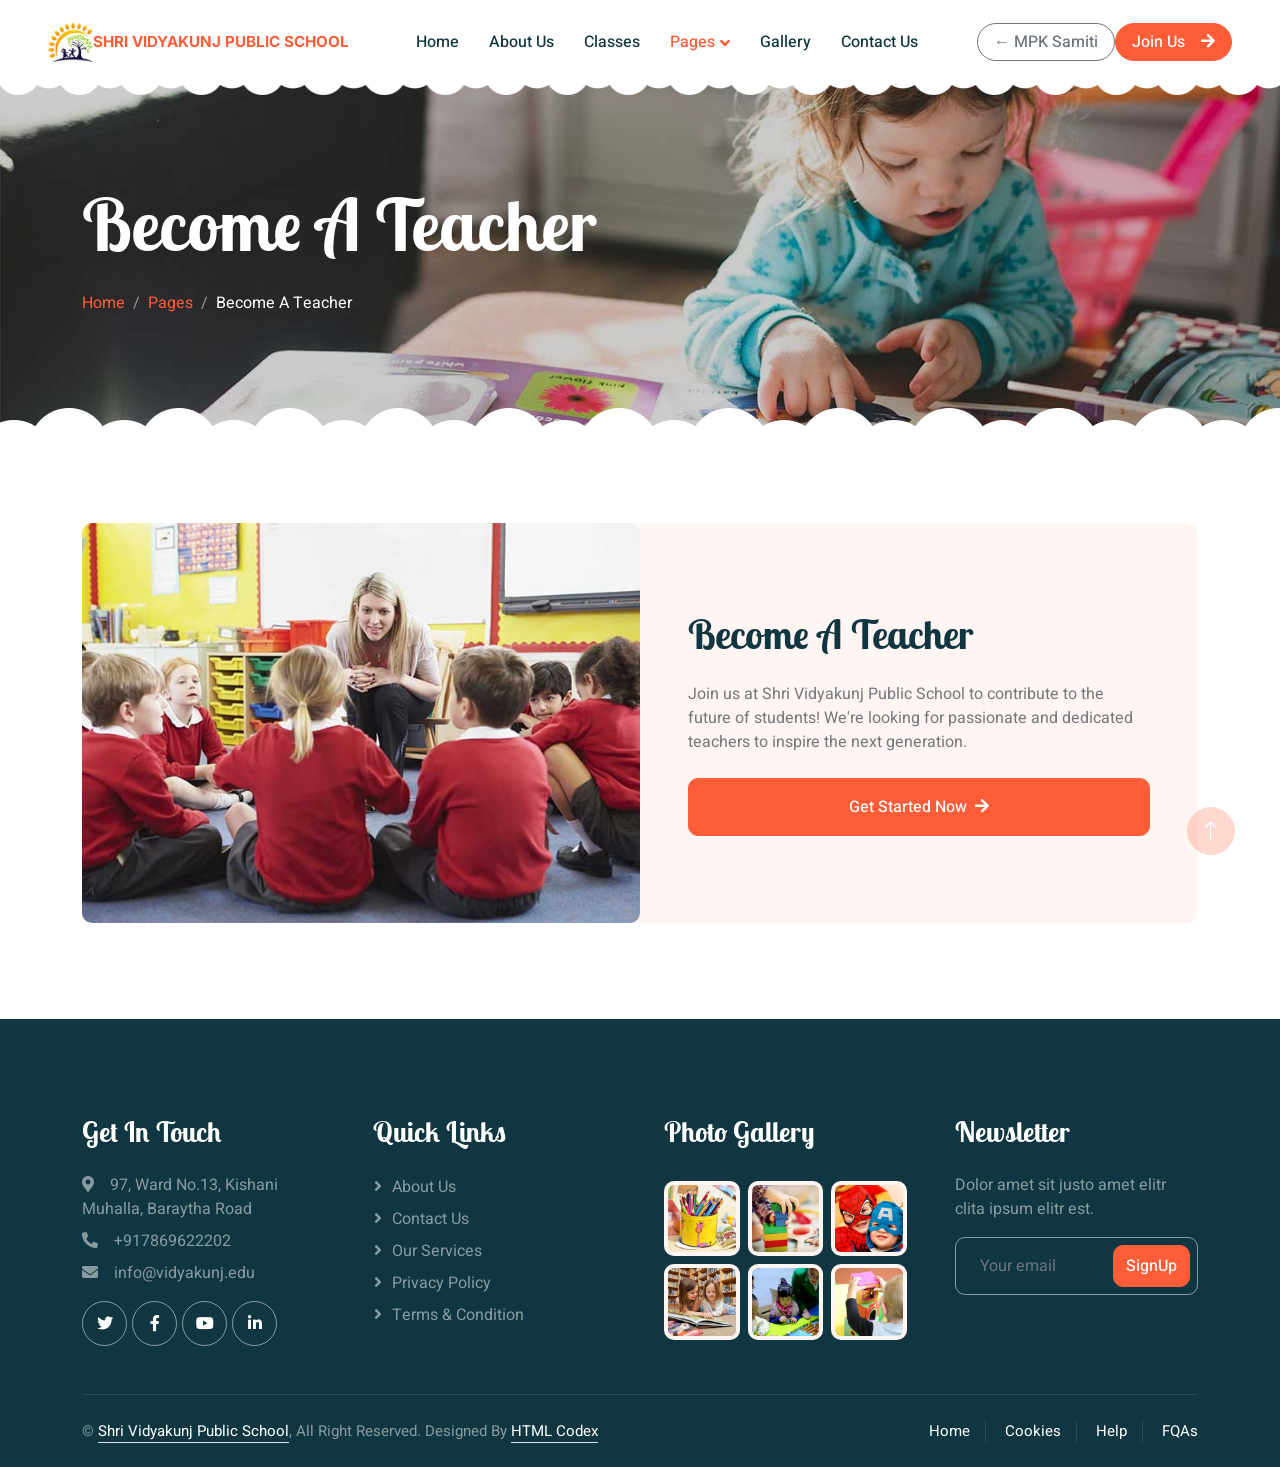
<file: vidyakunj_public_school/call-to-action.html>
<!DOCTYPE html>
<html lang="en">

<head>
    <meta charset="utf-8">
    <title>Shri Vidyakunj Public School</title>
    <meta content="width=device-width, initial-scale=1.0" name="viewport">
    <meta content="" name="keywords">
    <meta content="" name="description">

    <!-- Favicon -->
    <link href="img/favicon.ico" rel="icon">

    <!-- Google Web Fonts -->
    <link rel="preconnect" href="https://fonts.googleapis.com">
    <link rel="preconnect" href="https://fonts.gstatic.com" crossorigin>
    <link href="https://fonts.googleapis.com/css2?family=Heebo:wght@400;500;600&family=Inter:wght@600&family=Lobster+Two:wght@700&display=swap" rel="stylesheet">
    
    <!-- Icon Font Stylesheet -->
    <link href="https://cdnjs.cloudflare.com/ajax/libs/font-awesome/5.10.0/css/all.min.css" rel="stylesheet">
    <link href="https://cdn.jsdelivr.net/npm/bootstrap-icons@1.4.1/font/bootstrap-icons.css" rel="stylesheet">

    <!-- Libraries Stylesheet -->
    <link href="lib/animate/animate.min.css" rel="stylesheet">
    <link href="lib/owlcarousel/assets/owl.carousel.min.css" rel="stylesheet">

    <!-- Customized Bootstrap Stylesheet -->
    <link href="css/bootstrap.min.css" rel="stylesheet">

    <!-- Template Stylesheet -->
    <link href="css/style.css" rel="stylesheet">
</head>

<body>
    <div class="container-xxl bg-white p-0">
        <!-- Spinner Start -->
        <div id="spinner" class="show bg-white position-fixed translate-middle w-100 vh-100 top-50 start-50 d-flex align-items-center justify-content-center">
            <div class="spinner-border text-primary" style="width: 3rem; height: 3rem;" role="status">
                <span class="sr-only">Loading...</span>
            </div>
        </div>
        <!-- Spinner End -->


        <!-- Navbar Start -->
        <nav class="navbar navbar-expand-lg bg-white navbar-light sticky-top px-4 px-lg-5 py-lg-0">
            <a href="index.html" class="navbar-brand">
                <img src="img/logo.jpg" alt="SVPS Logo" /><span class="brand-name">SHRI VIDYAKUNJ PUBLIC SCHOOL</span>
            </a>
            <button type="button" class="navbar-toggler" data-bs-toggle="collapse" data-bs-target="#navbarCollapse">
                <span class="navbar-toggler-icon"></span>
            </button>
            <div class="collapse navbar-collapse" id="navbarCollapse">
                <div class="navbar-nav mx-auto">
                    <a href="index.html" class="nav-item nav-link">Home</a>
                    <a href="about.html" class="nav-item nav-link">About Us</a>
                    <a href="classes.html" class="nav-item nav-link">Classes</a>
                    <div class="nav-item dropdown">
                        <a href="#" class="nav-link dropdown-toggle active" data-bs-toggle="dropdown">Pages</a>
                        <div class="dropdown-menu rounded-0 rounded-bottom border-0 shadow-sm m-0">
                            <a href="facility.html" class="dropdown-item">School Facilities</a>
                            <a href="team.html" class="dropdown-item">Popular Teachers</a>
                            <a href="call-to-action.html" class="dropdown-item active">Become A Teachers</a>
                            <a href="appointment.html" class="dropdown-item">Make Appointment</a>
                            <a href="testimonial.html" class="dropdown-item">Testimonial</a>
                            <a href="404.html" class="dropdown-item">404 Error</a>
                        </div>
                    </div>
                    <a href="gallery-school.html" class="nav-item nav-link">Gallery</a>
                    <a href="contact.html" class="nav-item nav-link">Contact Us</a>
                </div>
                <a href="../index.html" class="btn btn-outline-secondary rounded-pill px-3 d-none d-lg-block ms-2">← MPK Samiti</a>
                <a href="" class="btn btn-primary rounded-pill px-3 d-none d-lg-block">Join Us<i class="fa fa-arrow-right ms-3"></i></a>
            </div>
        </nav>
        <!-- Navbar End -->


        <!-- Page Header End -->
        <div class="container-xxl py-5 page-header position-relative mb-5">
            <div class="container py-5">
                <h1 class="display-2 text-white animated slideInDown mb-4">Become A Teacher</h1>
                <nav aria-label="breadcrumb animated slideInDown">
                    <ol class="breadcrumb">
                        <li class="breadcrumb-item"><a href="#">Home</a></li>
                        <li class="breadcrumb-item"><a href="#">Pages</a></li>
                        <li class="breadcrumb-item text-white active" aria-current="page">Become A Teacher</li>
                    </ol>
                </nav>
            </div>
        </div>
        <!-- Page Header End -->


        <!-- Call To Action Start -->
        <div class="container-xxl py-5">
            <div class="container">
                <div class="bg-light rounded">
                    <div class="row g-0">
                        <div class="col-lg-6 wow fadeIn" data-wow-delay="0.1s" style="min-height: 400px;">
                            <div class="position-relative h-100">
                                <img class="position-absolute w-100 h-100 rounded" src="img/call-to-action.jpg" style="object-fit: cover;">
                            </div>
                        </div>
                        <div class="col-lg-6 wow fadeIn" data-wow-delay="0.5s">
                            <div class="h-100 d-flex flex-column justify-content-center p-5">
                                <h1 class="mb-4">Become A Teacher</h1>
                                <p class="mb-4">Join us at Shri Vidyakunj Public School to contribute to the future of students! We're looking for passionate and dedicated teachers to inspire the next generation.</p>
                                <a class="btn btn-primary py-3 px-5" href="">Get Started Now<i class="fa fa-arrow-right ms-2"></i></a>
                            </div>
                        </div>
                    </div>
                </div>
            </div>
        </div>
        <!-- Call To Action End -->


        <!-- Footer Start -->
        <div class="container-fluid bg-dark text-white-50 footer pt-5 mt-5 wow fadeIn" data-wow-delay="0.1s">
            <div class="container py-5">
                <div class="row g-5">
                    <div class="col-lg-3 col-md-6">
                        <h3 class="text-white mb-4">Get In Touch</h3>
                        <p class="mb-2"><i class="fa fa-map-marker-alt me-3"></i>97, Ward No.13, Kishani Muhalla, Baraytha Road</p>
                        <p class="mb-2"><i class="fa fa-phone-alt me-3"></i>+917869622202</p>
                        <p class="mb-2"><i class="fa fa-envelope me-3"></i>info@vidyakunj.edu</p>
                        <div class="d-flex pt-2">
                            <a class="btn btn-outline-light btn-social" href=""><i class="fab fa-twitter"></i></a>
                            <a class="btn btn-outline-light btn-social" href=""><i class="fab fa-facebook-f"></i></a>
                            <a class="btn btn-outline-light btn-social" href=""><i class="fab fa-youtube"></i></a>
                            <a class="btn btn-outline-light btn-social" href=""><i class="fab fa-linkedin-in"></i></a>
                        </div>
                    </div>
                    <div class="col-lg-3 col-md-6">
                        <h3 class="text-white mb-4">Quick Links</h3>
                        <a class="btn btn-link text-white-50" href="">About Us</a>
                        <a class="btn btn-link text-white-50" href="">Contact Us</a>
                        <a class="btn btn-link text-white-50" href="">Our Services</a>
                        <a class="btn btn-link text-white-50" href="">Privacy Policy</a>
                        <a class="btn btn-link text-white-50" href="">Terms & Condition</a>
                    </div>
                    <div class="col-lg-3 col-md-6">
                        <h3 class="text-white mb-4">Photo Gallery</h3>
                        <div class="row g-2 pt-2">
                            <div class="col-4">
                                <img class="img-fluid rounded bg-light p-1" src="img/classes-1.jpg" alt="">
                            </div>
                            <div class="col-4">
                                <img class="img-fluid rounded bg-light p-1" src="img/classes-2.jpg" alt="">
                            </div>
                            <div class="col-4">
                                <img class="img-fluid rounded bg-light p-1" src="img/classes-3.jpg" alt="">
                            </div>
                            <div class="col-4">
                                <img class="img-fluid rounded bg-light p-1" src="img/classes-4.jpg" alt="">
                            </div>
                            <div class="col-4">
                                <img class="img-fluid rounded bg-light p-1" src="img/classes-5.jpg" alt="">
                            </div>
                            <div class="col-4">
                                <img class="img-fluid rounded bg-light p-1" src="img/classes-6.jpg" alt="">
                            </div>
                        </div>
                    </div>
                    <div class="col-lg-3 col-md-6">
                        <h3 class="text-white mb-4">Newsletter</h3>
                        <p>Dolor amet sit justo amet elitr clita ipsum elitr est.</p>
                        <div class="position-relative mx-auto" style="max-width: 400px;">
                            <input class="form-control bg-transparent w-100 py-3 ps-4 pe-5" type="text" placeholder="Your email">
                            <button type="button" class="btn btn-primary py-2 position-absolute top-0 end-0 mt-2 me-2">SignUp</button>
                        </div>
                    </div>
                </div>
            </div>
            <div class="container">
                <div class="copyright">
                    <div class="row">
                        <div class="col-md-6 text-center text-md-start mb-3 mb-md-0">
                            &copy; <a class="border-bottom" href="#">Shri Vidyakunj Public School</a>, All Right Reserved. 
							
							<!--/*** This template is free as long as you keep the footer author’s credit link/attribution link/backlink. If you'd like to use the template without the footer author’s credit link/attribution link/backlink, you can purchase the Credit Removal License from "https://htmlcodex.com/credit-removal". Thank you for your support. ***/-->
							Designed By <a class="border-bottom" href="https://htmlcodex.com">HTML Codex</a>
                        </div>
                        <div class="col-md-6 text-center text-md-end">
                            <div class="footer-menu">
                                <a href="">Home</a>
                                <a href="">Cookies</a>
                                <a href="">Help</a>
                                <a href="">FQAs</a>
                            </div>
                        </div>
                    </div>
                </div>
            </div>
        </div>
        <!-- Footer End -->


        <!-- Back to Top -->
        <a href="#" class="btn btn-lg btn-primary btn-lg-square back-to-top"><i class="bi bi-arrow-up"></i></a>
    </div>

    <!-- JavaScript Libraries -->
    <script src="https://code.jquery.com/jquery-3.4.1.min.js"></script>
    <script src="https://cdn.jsdelivr.net/npm/bootstrap@5.0.0/dist/js/bootstrap.bundle.min.js"></script>
    <script src="lib/wow/wow.min.js"></script>
    <script src="lib/easing/easing.min.js"></script>
    <script src="lib/waypoints/waypoints.min.js"></script>
    <script src="lib/owlcarousel/owl.carousel.min.js"></script>

    <!-- Template Javascript -->
    <script src="js/main.js"></script>
</body>

</html>
</file>
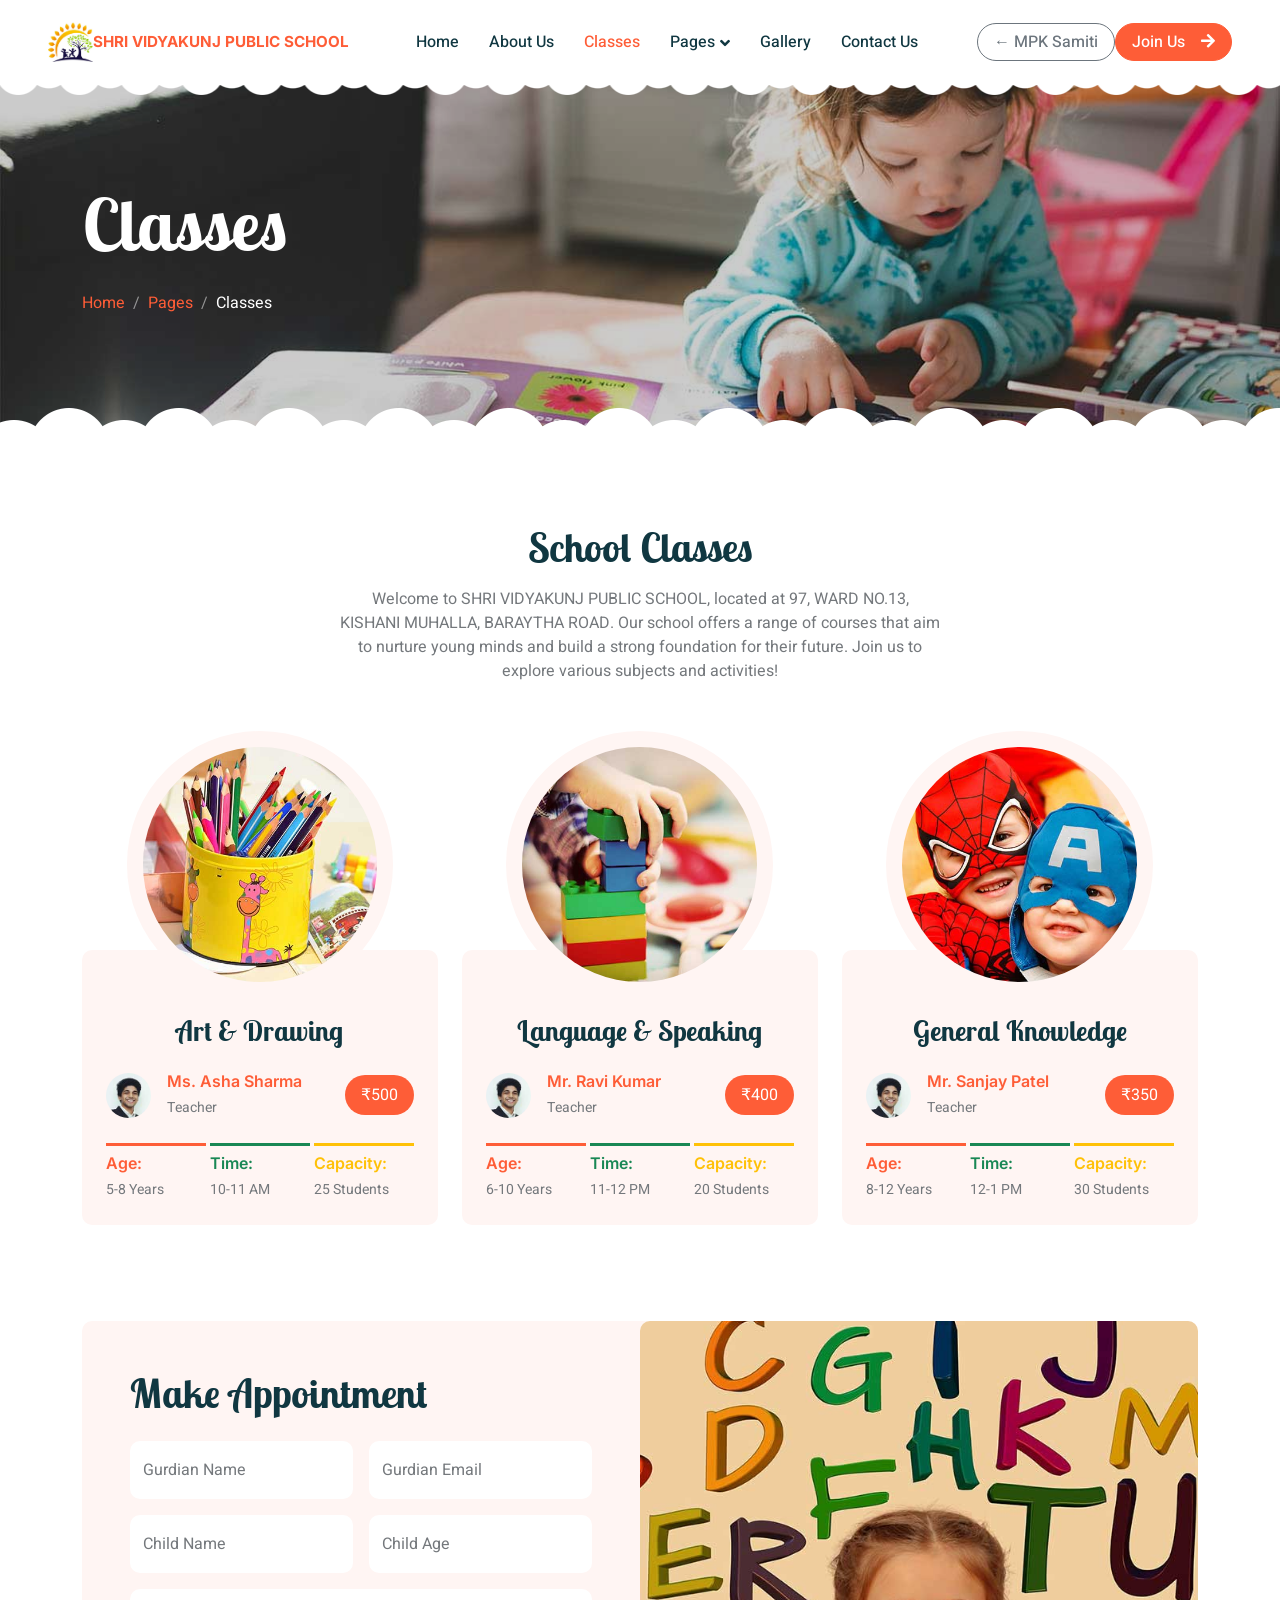
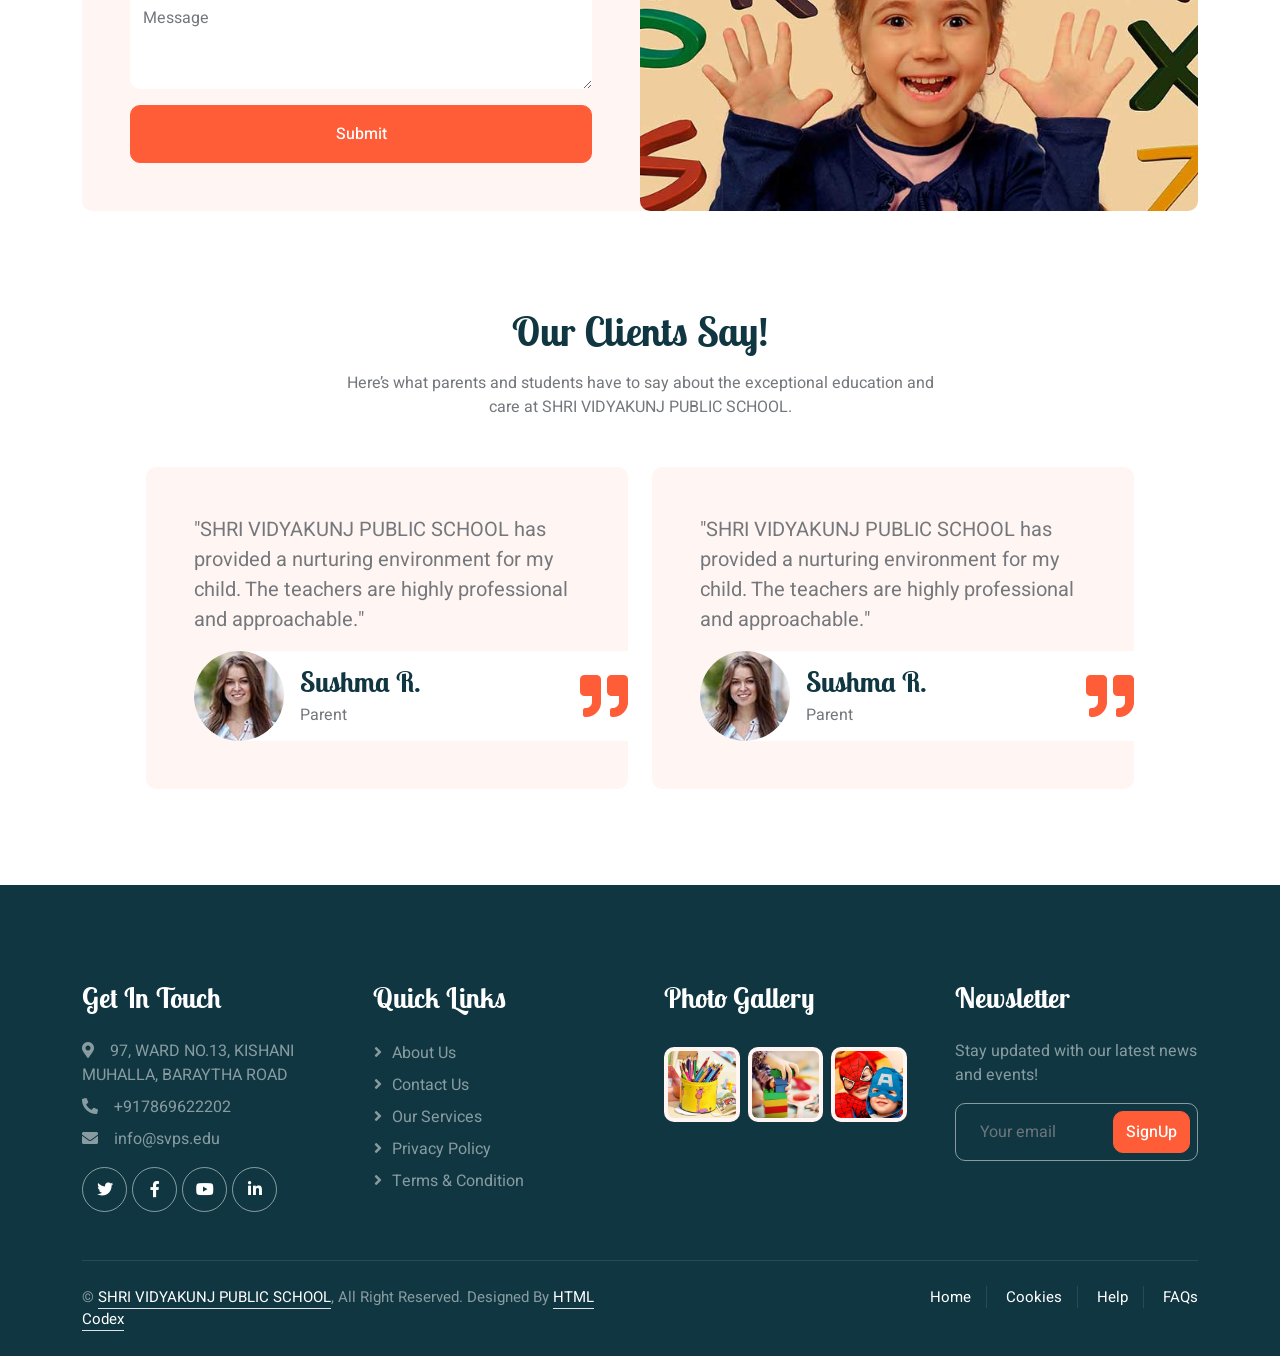
<file: vidyakunj_public_school/classes.html>
<!DOCTYPE html>
<html lang="en">

<head>
    <meta charset="utf-8">
    <title>Classes | SHRI VIDYAKUNJ PUBLIC SCHOOL</title>
    <meta content="width=device-width, initial-scale=1.0" name="viewport">
    <meta content="" name="keywords">
    <meta content="" name="description">

    <!-- Favicon -->
    <link href="img/favicon.ico" rel="icon">

    <!-- Google Web Fonts -->
    <link rel="preconnect" href="https://fonts.googleapis.com">
    <link rel="preconnect" href="https://fonts.gstatic.com" crossorigin>
    <link href="https://fonts.googleapis.com/css2?family=Heebo:wght@400;500;600&family=Inter:wght@600&family=Lobster+Two:wght@700&display=swap" rel="stylesheet">
    
    <!-- Icon Font Stylesheet -->
    <link href="https://cdnjs.cloudflare.com/ajax/libs/font-awesome/5.10.0/css/all.min.css" rel="stylesheet">
    <link href="https://cdn.jsdelivr.net/npm/bootstrap-icons@1.4.1/font/bootstrap-icons.css" rel="stylesheet">

    <!-- Libraries Stylesheet -->
    <link href="lib/animate/animate.min.css" rel="stylesheet">
    <link href="lib/owlcarousel/assets/owl.carousel.min.css" rel="stylesheet">

    <!-- Customized Bootstrap Stylesheet -->
    <link href="css/bootstrap.min.css" rel="stylesheet">

    <!-- Template Stylesheet -->
    <link href="css/style.css" rel="stylesheet">
</head>

<body>
    <div class="container-xxl bg-white p-0">
        <!-- Spinner Start -->
        <div id="spinner" class="show bg-white position-fixed translate-middle w-100 vh-100 top-50 start-50 d-flex align-items-center justify-content-center">
            <div class="spinner-border text-primary" style="width: 3rem; height: 3rem;" role="status">
                <span class="sr-only">Loading...</span>
            </div>
        </div>
        <!-- Spinner End -->


        <!-- Navbar Start -->
        <nav class="navbar navbar-expand-lg bg-white navbar-light sticky-top px-4 px-lg-5 py-lg-0">
            <a href="index.html" class="navbar-brand">
                <img src="img/logo.jpg" alt="SVPS Logo" /><span class="brand-name">SHRI VIDYAKUNJ PUBLIC SCHOOL</span>
            </a>
            <button type="button" class="navbar-toggler" data-bs-toggle="collapse" data-bs-target="#navbarCollapse">
                <span class="navbar-toggler-icon"></span>
            </button>
            <div class="collapse navbar-collapse" id="navbarCollapse">
                <div class="navbar-nav mx-auto">
                    <a href="index.html" class="nav-item nav-link">Home</a>
                    <a href="about.html" class="nav-item nav-link">About Us</a>
                    <a href="classes.html" class="nav-item nav-link active">Classes</a>
                    <div class="nav-item dropdown">
                        <a href="#" class="nav-link dropdown-toggle" data-bs-toggle="dropdown">Pages</a>
                        <div class="dropdown-menu rounded-0 rounded-bottom border-0 shadow-sm m-0">
                            <a href="facility.html" class="dropdown-item">School Facilities</a>
                            <a href="team.html" class="dropdown-item">Popular Teachers</a>
                            <a href="call-to-action.html" class="dropdown-item">Become A Teachers</a>
                            <a href="appointment.html" class="dropdown-item">Make Appointment</a>
                            <a href="testimonial.html" class="dropdown-item">Testimonial</a>
                            <a href="404.html" class="dropdown-item">404 Error</a>
                        </div>
                    </div>
                    <a href="gallery-school.html" class="nav-item nav-link">Gallery</a>
                    <a href="contact.html" class="nav-item nav-link">Contact Us</a>
                </div>
                <a href="../index.html" class="btn btn-outline-secondary rounded-pill px-3 d-none d-lg-block ms-2">← MPK Samiti</a>
                <a href="" class="btn btn-primary rounded-pill px-3 d-none d-lg-block">Join Us<i class="fa fa-arrow-right ms-3"></i></a>
            </div>
        </nav>
        <!-- Navbar End -->


        <!-- Page Header End -->
        <div class="container-xxl py-5 page-header position-relative mb-5">
            <div class="container py-5">
                <h1 class="display-2 text-white animated slideInDown mb-4">Classes</h1>
                <nav aria-label="breadcrumb animated slideInDown">
                    <ol class="breadcrumb">
                        <li class="breadcrumb-item"><a href="#">Home</a></li>
                        <li class="breadcrumb-item"><a href="#">Pages</a></li>
                        <li class="breadcrumb-item text-white active" aria-current="page">Classes</li>
                    </ol>
                </nav>
            </div>
        </div>
        <!-- Page Header End -->


        <!-- Classes Start -->
        <div class="container-xxl py-5">
            <div class="container">
                <div class="text-center mx-auto mb-5 wow fadeInUp" data-wow-delay="0.1s" style="max-width: 600px;">
                    <h1 class="mb-3">School Classes</h1>
                    <p>Welcome to SHRI VIDYAKUNJ PUBLIC SCHOOL, located at 97, WARD NO.13, KISHANI MUHALLA, BARAYTHA ROAD. Our school offers a range of courses that aim to nurture young minds and build a strong foundation for their future. Join us to explore various subjects and activities!</p>
                </div>
                <div class="row g-4">
                    <!-- Art & Drawing -->
            <div class="col-lg-4 col-md-6 wow fadeInUp" data-wow-delay="0.1s">
                <div class="classes-item">
                    <div class="bg-light rounded-circle w-75 mx-auto p-3">
                        <img class="img-fluid rounded-circle" src="img/classes-1.jpg" alt="Art & Drawing">
                    </div>
                    <div class="bg-light rounded p-4 pt-5 mt-n5">
                        <a class="d-block text-center h3 mt-3 mb-4" href="">Art & Drawing</a>
                        <div class="d-flex align-items-center justify-content-between mb-4">
                            <div class="d-flex align-items-center">
                                <img class="rounded-circle flex-shrink-0" src="img/user.jpg" alt="" style="width: 45px; height: 45px;">
                                <div class="ms-3">
                                    <h6 class="text-primary mb-1">Ms. Asha Sharma</h6>
                                    <small>Teacher</small>
                                </div>
                            </div>
                            <span class="bg-primary text-white rounded-pill py-2 px-3" href="">₹500</span>
                        </div>
                        <div class="row g-1">
                            <div class="col-4">
                                <div class="border-top border-3 border-primary pt-2">
                                    <h6 class="text-primary mb-1">Age:</h6>
                                    <small>5-8 Years</small>
                                </div>
                            </div>
                            <div class="col-4">
                                <div class="border-top border-3 border-success pt-2">
                                    <h6 class="text-success mb-1">Time:</h6>
                                    <small>10-11 AM</small>
                                </div>
                            </div>
                            <div class="col-4">
                                <div class="border-top border-3 border-warning pt-2">
                                    <h6 class="text-warning mb-1">Capacity:</h6>
                                    <small>25 Students</small>
                                </div>
                            </div>
                        </div>
                    </div>
                </div>
            </div>

            <!-- Language & Speaking -->
            <div class="col-lg-4 col-md-6 wow fadeInUp" data-wow-delay="0.3s">
                <div class="classes-item">
                    <div class="bg-light rounded-circle w-75 mx-auto p-3">
                        <img class="img-fluid rounded-circle" src="img/classes-2.jpg" alt="Language & Speaking">
                    </div>
                    <div class="bg-light rounded p-4 pt-5 mt-n5">
                        <a class="d-block text-center h3 mt-3 mb-4" href="">Language & Speaking</a>
                        <div class="d-flex align-items-center justify-content-between mb-4">
                            <div class="d-flex align-items-center">
                                <img class="rounded-circle flex-shrink-0" src="img/user.jpg" alt="" style="width: 45px; height: 45px;">
                                <div class="ms-3">
                                    <h6 class="text-primary mb-1">Mr. Ravi Kumar</h6>
                                    <small>Teacher</small>
                                </div>
                            </div>
                            <span class="bg-primary text-white rounded-pill py-2 px-3" href="">₹400</span>
                        </div>
                        <div class="row g-1">
                            <div class="col-4">
                                <div class="border-top border-3 border-primary pt-2">
                                    <h6 class="text-primary mb-1">Age:</h6>
                                    <small>6-10 Years</small>
                                </div>
                            </div>
                            <div class="col-4">
                                <div class="border-top border-3 border-success pt-2">
                                    <h6 class="text-success mb-1">Time:</h6>
                                    <small>11-12 PM</small>
                                </div>
                            </div>
                            <div class="col-4">
                                <div class="border-top border-3 border-warning pt-2">
                                    <h6 class="text-warning mb-1">Capacity:</h6>
                                    <small>20 Students</small>
                                </div>
                            </div>
                        </div>
                    </div>
                </div>
            </div>

            <!-- General Knowledge -->
            <div class="col-lg-4 col-md-6 wow fadeInUp" data-wow-delay="0.5s">
                <div class="classes-item">
                    <div class="bg-light rounded-circle w-75 mx-auto p-3">
                        <img class="img-fluid rounded-circle" src="img/classes-3.jpg" alt="General Knowledge">
                    </div>
                    <div class="bg-light rounded p-4 pt-5 mt-n5">
                        <a class="d-block text-center h3 mt-3 mb-4" href="">General Knowledge</a>
                        <div class="d-flex align-items-center justify-content-between mb-4">
                            <div class="d-flex align-items-center">
                                <img class="rounded-circle flex-shrink-0" src="img/user.jpg" alt="" style="width: 45px; height: 45px;">
                                <div class="ms-3">
                                    <h6 class="text-primary mb-1">Mr. Sanjay Patel</h6>
                                    <small>Teacher</small>
                                </div>
                            </div>
                            <span class="bg-primary text-white rounded-pill py-2 px-3" href="">₹350</span>
                        </div>
                        <div class="row g-1">
                            <div class="col-4">
                                <div class="border-top border-3 border-primary pt-2">
                                    <h6 class="text-primary mb-1">Age:</h6>
                                    <small>8-12 Years</small>
                                </div>
                            </div>
                            <div class="col-4">
                                <div class="border-top border-3 border-success pt-2">
                                    <h6 class="text-success mb-1">Time:</h6>
                                    <small>12-1 PM</small>
                                </div>
                            </div>
                            <div class="col-4">
                                <div class="border-top border-3 border-warning pt-2">
                                    <h6 class="text-warning mb-1">Capacity:</h6>
                                    <small>30 Students</small>
                                </div>
                            </div>
                        </div>
                    </div>
                </div>
            </div>
                </div>
            </div>
        </div>
        <!-- Classes End -->


        <!-- Appointment Start -->
        <div class="container-xxl py-5">
            <div class="container">
                <div class="bg-light rounded">
                    <div class="row g-0">
                        <div class="col-lg-6 wow fadeIn" data-wow-delay="0.1s">
                            <div class="h-100 d-flex flex-column justify-content-center p-5">
                                <h1 class="mb-4">Make Appointment</h1>
                                <form>
                                    <div class="row g-3">
                                        <div class="col-sm-6">
                                            <div class="form-floating">
                                                <input type="text" class="form-control border-0" id="gname" placeholder="Gurdian Name">
                                                <label for="gname">Gurdian Name</label>
                                            </div>
                                        </div>
                                        <div class="col-sm-6">
                                            <div class="form-floating">
                                                <input type="email" class="form-control border-0" id="gmail" placeholder="Gurdian Email">
                                                <label for="gmail">Gurdian Email</label>
                                            </div>
                                        </div>
                                        <div class="col-sm-6">
                                            <div class="form-floating">
                                                <input type="text" class="form-control border-0" id="cname" placeholder="Child Name">
                                                <label for="cname">Child Name</label>
                                            </div>
                                        </div>
                                        <div class="col-sm-6">
                                            <div class="form-floating">
                                                <input type="text" class="form-control border-0" id="cage" placeholder="Child Age">
                                                <label for="cage">Child Age</label>
                                            </div>
                                        </div>
                                        <div class="col-12">
                                            <div class="form-floating">
                                                <textarea class="form-control border-0" placeholder="Leave a message here" id="message" style="height: 100px"></textarea>
                                                <label for="message">Message</label>
                                            </div>
                                        </div>
                                        <div class="col-12">
                                            <button class="btn btn-primary w-100 py-3" type="submit">Submit</button>
                                        </div>
                                    </div>
                                </form>
                            </div>
                        </div>
                        <div class="col-lg-6 wow fadeIn" data-wow-delay="0.5s" style="min-height: 400px;">
                            <div class="position-relative h-100">
                                <img class="position-absolute w-100 h-100 rounded" src="img/appointment.jpg" style="object-fit: cover;">
                            </div>
                        </div>
                    </div>
                </div>
            </div>
        </div>
        <!-- Appointment End -->


        
<!-- Testimonial Start -->
<div class="container-xxl py-5">
    <div class="container">
        <div class="text-center mx-auto mb-5 wow fadeInUp" data-wow-delay="0.1s" style="max-width: 600px;">
            <h1 class="mb-3">Our Clients Say!</h1>
            <p>Here’s what parents and students have to say about the exceptional education and care at SHRI VIDYAKUNJ PUBLIC SCHOOL.</p>
        </div>
        <div class="owl-carousel testimonial-carousel wow fadeInUp" data-wow-delay="0.1s">
            <div class="testimonial-item bg-light rounded p-5">
                <p class="fs-5">"SHRI VIDYAKUNJ PUBLIC SCHOOL has provided a nurturing environment for my child. The teachers are highly professional and approachable."</p>
                <div class="d-flex align-items-center bg-white me-n5" style="border-radius: 50px 0 0 50px;">
                    <img class="img-fluid flex-shrink-0 rounded-circle" src="img/testimonial-1.jpg" style="width: 90px; height: 90px;">
                    <div class="ps-3">
                        <h3 class="mb-1">Sushma R.</h3>
                        <span>Parent</span>
                    </div>
                    <i class="fa fa-quote-right fa-3x text-primary ms-auto d-none d-sm-flex"></i>
                </div>
            </div>
            <!-- Add more testimonials here -->
        </div>
    </div>
</div>
<!-- Testimonial End -->



<!-- Footer Start -->
<div class="container-fluid bg-dark text-white-50 footer pt-5 mt-5 wow fadeIn" data-wow-delay="0.1s">
    <div class="container py-5">
        <div class="row g-5">
            <div class="col-lg-3 col-md-6">
                <h3 class="text-white mb-4">Get In Touch</h3>
                <p class="mb-2"><i class="fa fa-map-marker-alt me-3"></i>97, WARD NO.13, KISHANI MUHALLA, BARAYTHA ROAD</p>
                <p class="mb-2"><i class="fa fa-phone-alt me-3"></i>+917869622202</p>
                <p class="mb-2"><i class="fa fa-envelope me-3"></i>info@svps.edu</p>
                <div class="d-flex pt-2">
                    <a class="btn btn-outline-light btn-social" href=""><i class="fab fa-twitter"></i></a>
                    <a class="btn btn-outline-light btn-social" href=""><i class="fab fa-facebook-f"></i></a>
                    <a class="btn btn-outline-light btn-social" href=""><i class="fab fa-youtube"></i></a>
                    <a class="btn btn-outline-light btn-social" href=""><i class="fab fa-linkedin-in"></i></a>
                </div>
            </div>
            <div class="col-lg-3 col-md-6">
                <h3 class="text-white mb-4">Quick Links</h3>
                <a class="btn btn-link text-white-50" href="">About Us</a>
                <a class="btn btn-link text-white-50" href="">Contact Us</a>
                <a class="btn btn-link text-white-50" href="">Our Services</a>
                <a class="btn btn-link text-white-50" href="">Privacy Policy</a>
                <a class="btn btn-link text-white-50" href="">Terms & Condition</a>
            </div>
            <div class="col-lg-3 col-md-6">
                <h3 class="text-white mb-4">Photo Gallery</h3>
                <div class="row g-2 pt-2">
                    <div class="col-4">
                        <img class="img-fluid rounded bg-light p-1" src="img/classes-1.jpg" alt="">
                    </div>
                    <div class="col-4">
                        <img class="img-fluid rounded bg-light p-1" src="img/classes-2.jpg" alt="">
                    </div>
                    <div class="col-4">
                        <img class="img-fluid rounded bg-light p-1" src="img/classes-3.jpg" alt="">
                    </div>
                </div>
            </div>
            <div class="col-lg-3 col-md-6">
                <h3 class="text-white mb-4">Newsletter</h3>
                <p>Stay updated with our latest news and events!</p>
                <div class="position-relative mx-auto" style="max-width: 400px;">
                    <input class="form-control bg-transparent w-100 py-3 ps-4 pe-5" type="text" placeholder="Your email">
                    <button type="button" class="btn btn-primary py-2 position-absolute top-0 end-0 mt-2 me-2">SignUp</button>
                </div>
            </div>
        </div>
    </div>
    <div class="container">
        <div class="copyright">
            <div class="row">
                <div class="col-md-6 text-center text-md-start mb-3 mb-md-0">
                    &copy; <a class="border-bottom" href="#">SHRI VIDYAKUNJ PUBLIC SCHOOL</a>, All Right Reserved. 
                    Designed By <a class="border-bottom" href="https://htmlcodex.com">HTML Codex</a>
                </div>
                <div class="col-md-6 text-center text-md-end">
                    <div class="footer-menu">
                        <a href="">Home</a>
                        <a href="">Cookies</a>
                        <a href="">Help</a>
                        <a href="">FAQs</a>
                    </div>
                </div>
            </div>
        </div>
    </div>
</div>
<!-- Footer End -->
        <!-- Back to Top -->
        <a href="#" class="btn btn-lg btn-primary btn-lg-square back-to-top"><i class="bi bi-arrow-up"></i></a>
    </div>

    <!-- JavaScript Libraries -->
    <script src="https://code.jquery.com/jquery-3.4.1.min.js"></script>
    <script src="https://cdn.jsdelivr.net/npm/bootstrap@5.0.0/dist/js/bootstrap.bundle.min.js"></script>
    <script src="lib/wow/wow.min.js"></script>
    <script src="lib/easing/easing.min.js"></script>
    <script src="lib/waypoints/waypoints.min.js"></script>
    <script src="lib/owlcarousel/owl.carousel.min.js"></script>

    <!-- Template Javascript -->
    <script src="js/main.js"></script>
</body>

</html>
</file>
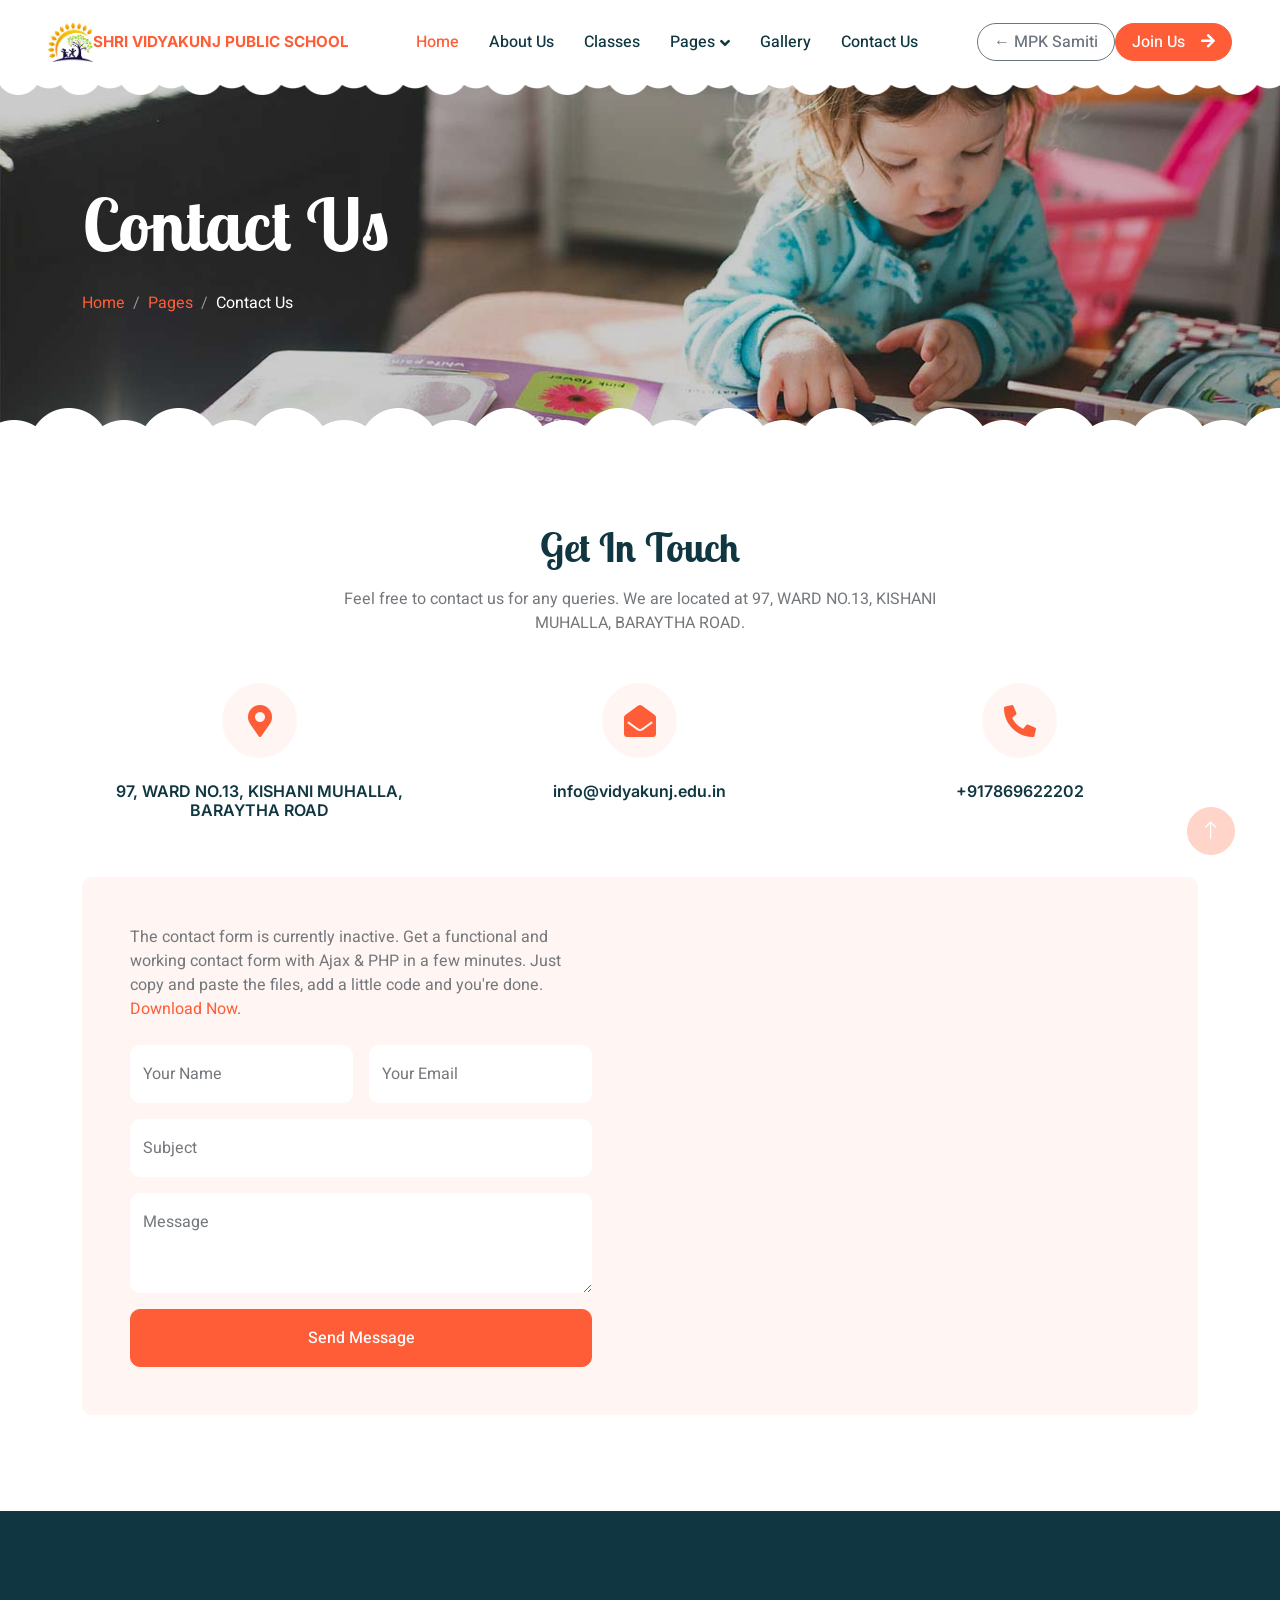
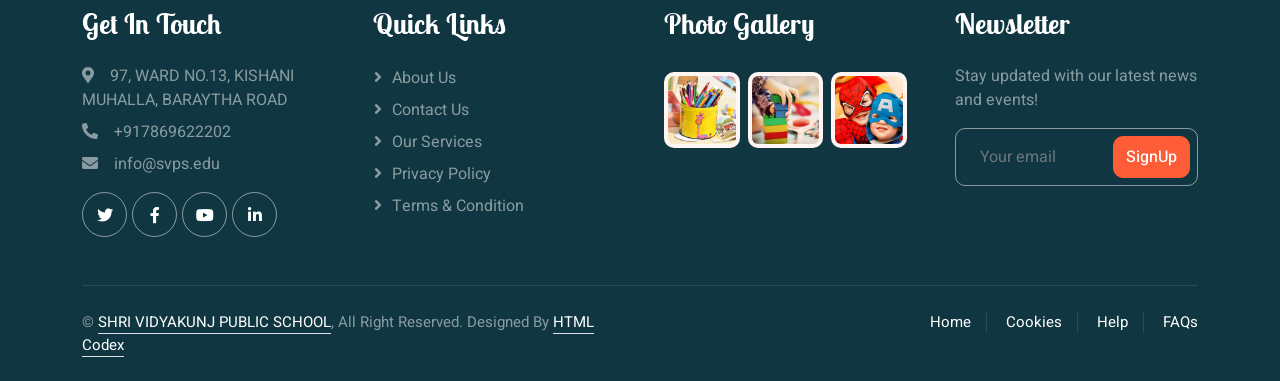
<file: vidyakunj_public_school/contact.html>
<!DOCTYPE html>
<html lang="en">

<head>
    <meta charset="utf-8">
    <title>SHRI VIDYAKUNJ PUBLIC SCHOOL</title>
    <meta content="width=device-width, initial-scale=1.0" name="viewport">
    <meta content="" name="keywords">
    <meta content="" name="description">

    <!-- Favicon -->
    <link href="img/favicon.ico" rel="icon">

    <!-- Google Web Fonts -->
    <link rel="preconnect" href="https://fonts.googleapis.com">
    <link rel="preconnect" href="https://fonts.gstatic.com" crossorigin>
    <link
        href="https://fonts.googleapis.com/css2?family=Heebo:wght@400;500;600&family=Inter:wght@600&family=Lobster+Two:wght@700&display=swap"
        rel="stylesheet">

    <!-- Icon Font Stylesheet -->
    <link href="https://cdnjs.cloudflare.com/ajax/libs/font-awesome/5.10.0/css/all.min.css" rel="stylesheet">
    <link href="https://cdn.jsdelivr.net/npm/bootstrap-icons@1.4.1/font/bootstrap-icons.css" rel="stylesheet">

    <!-- Libraries Stylesheet -->
    <link href="lib/animate/animate.min.css" rel="stylesheet">
    <link href="lib/owlcarousel/assets/owl.carousel.min.css" rel="stylesheet">

    <!-- Customized Bootstrap Stylesheet -->
    <link href="css/bootstrap.min.css" rel="stylesheet">

    <!-- Template Stylesheet -->
    <link href="css/style.css" rel="stylesheet">
</head>

<body>
    <div class="container-xxl bg-white p-0">
        <!-- Spinner Start -->
        <div id="spinner"
            class="show bg-white position-fixed translate-middle w-100 vh-100 top-50 start-50 d-flex align-items-center justify-content-center">
            <div class="spinner-border text-primary" style="width: 3rem; height: 3rem;" role="status">
                <span class="sr-only">Loading...</span>
            </div>
        </div>
        <!-- Spinner End -->


        <!-- Navbar Start -->
        <nav class="navbar navbar-expand-lg bg-white navbar-light sticky-top px-4 px-lg-5 py-lg-0">
            <a href="index.html" class="navbar-brand">
                <img src="img/logo.jpg" alt="SVPS Logo" /><span class="brand-name">SHRI VIDYAKUNJ PUBLIC SCHOOL</span>
            </a>
            <button type="button" class="navbar-toggler" data-bs-toggle="collapse" data-bs-target="#navbarCollapse">
                <span class="navbar-toggler-icon"></span>
            </button>
            <div class="collapse navbar-collapse" id="navbarCollapse">
                <div class="navbar-nav mx-auto">
                    <a href="index.html" class="nav-item nav-link active">Home</a>
                    <a href="about.html" class="nav-item nav-link">About Us</a>
                    <a href="classes.html" class="nav-item nav-link">Classes</a>
                    <div class="nav-item dropdown">
                        <a href="#" class="nav-link dropdown-toggle" data-bs-toggle="dropdown">Pages</a>
                        <div class="dropdown-menu rounded-0 rounded-bottom border-0 shadow-sm m-0">
                            <a href="facility.html" class="dropdown-item">School Facilities</a>
                            <a href="team.html" class="dropdown-item">Popular Teachers</a>
                            <a href="call-to-action.html" class="dropdown-item">Become A Teachers</a>
                            <a href="appointment.html" class="dropdown-item">Make Appointment</a>
                            <a href="testimonial.html" class="dropdown-item">Testimonial</a>
                            <a href="404.html" class="dropdown-item">404 Error</a>
                        </div>
                    </div>
                    <a href="gallery-school.html" class="nav-item nav-link">Gallery</a>
                    <a href="contact.html" class="nav-item nav-link">Contact Us</a>
                </div>
                <a href="../index.html" class="btn btn-outline-secondary rounded-pill px-3 d-none d-lg-block ms-2">← MPK
                    Samiti</a>
                <a href="" class="btn btn-primary rounded-pill px-3 d-none d-lg-block">Join Us<i
                        class="fa fa-arrow-right ms-3"></i></a>
            </div>
        </nav>
        <!-- Navbar End -->

        <!-- Page Header End -->
        <div class="container-xxl py-5 page-header position-relative mb-5">
            <div class="container py-5">
                <h1 class="display-2 text-white animated slideInDown mb-4">Contact Us</h1>
                <nav aria-label="breadcrumb animated slideInDown">
                    <ol class="breadcrumb">
                        <li class="breadcrumb-item"><a href="#">Home</a></li>
                        <li class="breadcrumb-item"><a href="#">Pages</a></li>
                        <li class="breadcrumb-item text-white active" aria-current="page">Contact Us</li>
                    </ol>
                </nav>
            </div>
        </div>
        <!-- Page Header End -->


        <!-- Contact Start -->
        <div class="container-xxl py-5">
            <div class="container">
                <div class="text-center mx-auto mb-5 wow fadeInUp" data-wow-delay="0.1s" style="max-width: 600px;">
                    <h1 class="mb-3">Get In Touch</h1>
                    <p>Feel free to contact us for any queries. We are located at 97, WARD NO.13, KISHANI MUHALLA,
                        BARAYTHA ROAD.</p>
                </div>
                <div class="row g-4 mb-5">
                    <div class="col-md-6 col-lg-4 text-center wow fadeInUp" data-wow-delay="0.1s">
                        <div class="bg-light rounded-circle d-inline-flex align-items-center justify-content-center mb-4"
                            style="width: 75px; height: 75px;">
                            <i class="fa fa-map-marker-alt fa-2x text-primary"></i>
                        </div>
                        <h6>97, WARD NO.13, KISHANI MUHALLA, BARAYTHA ROAD</h6>
                    </div>
                    <div class="col-md-6 col-lg-4 text-center wow fadeInUp" data-wow-delay="0.3s">
                        <div class="bg-light rounded-circle d-inline-flex align-items-center justify-content-center mb-4"
                            style="width: 75px; height: 75px;">
                            <i class="fa fa-envelope-open fa-2x text-primary"></i>
                        </div>
                        <h6>info@vidyakunj.edu.in</h6>
                    </div>
                    <div class="col-md-6 col-lg-4 text-center wow fadeInUp" data-wow-delay="0.5s">
                        <div class="bg-light rounded-circle d-inline-flex align-items-center justify-content-center mb-4"
                            style="width: 75px; height: 75px;">
                            <i class="fa fa-phone-alt fa-2x text-primary"></i>
                        </div>
                        <h6>+917869622202</h6>
                    </div>
                </div>
                <div class="bg-light rounded">
                    <div class="row g-0">
                        <div class="col-lg-6 wow fadeIn" data-wow-delay="0.1s">
                            <div class="h-100 d-flex flex-column justify-content-center p-5">
                                <p class="mb-4">The contact form is currently inactive. Get a functional and working
                                    contact form with Ajax & PHP in a few minutes. Just copy and paste the files, add a
                                    little code and you're done. <a href="https://htmlcodex.com/contact-form">Download
                                        Now</a>.</p>
                                <form>
                                    <div class="row g-3">
                                        <div class="col-sm-6">
                                            <div class="form-floating">
                                                <input type="text" class="form-control border-0" id="name"
                                                    placeholder="Your Name">
                                                <label for="name">Your Name</label>
                                            </div>
                                        </div>
                                        <div class="col-sm-6">
                                            <div class="form-floating">
                                                <input type="email" class="form-control border-0" id="email"
                                                    placeholder="Your Email">
                                                <label for="email">Your Email</label>
                                            </div>
                                        </div>
                                        <div class="col-12">
                                            <div class="form-floating">
                                                <input type="text" class="form-control border-0" id="subject"
                                                    placeholder="Subject">
                                                <label for="subject">Subject</label>
                                            </div>
                                        </div>
                                        <div class="col-12">
                                            <div class="form-floating">
                                                <textarea class="form-control border-0"
                                                    placeholder="Leave a message here" id="message"
                                                    style="height: 100px"></textarea>
                                                <label for="message">Message</label>
                                            </div>
                                        </div>
                                        <div class="col-12">
                                            <button class="btn btn-primary w-100 py-3" type="submit">Send
                                                Message</button>
                                        </div>
                                    </div>
                                </form>
                            </div>
                        </div>
                        <div class="col-lg-6 wow fadeIn" data-wow-delay="0.5s" style="min-height: 400px;">
                            <div class="position-relative h-100">
                                <iframe
                                    src="https://www.google.com/maps/embed?pb=!1m18!1m12!1m3!1d3643.5759628080273!2d78.9605035!3d24.0460139!2m3!1f0!2f0!3f0!3m2!1i1024!2i768!4f13.1!3m3!1m2!1s0x3978c14be95bb71f%3A0x54dc25efcc2dcc00!2sSHRI%20VIDYAKUNJ%20PUBLIC%20SCHOOL!5e0!3m2!1sen!2sin!4v1734962762073!5m2!1sen!2sin"
                                    width="600" height="450" style="border:0;" allowfullscreen="" loading="lazy"
                                    referrerpolicy="no-referrer-when-downgrade"></iframe>
                            </div>
                        </div>
                    </div>
                </div>
            </div>
        </div>
        <!-- Contact End -->


        <!-- Footer Start -->
        <div class="container-fluid bg-dark text-white-50 footer pt-5 mt-5 wow fadeIn" data-wow-delay="0.1s">
            <div class="container py-5">
                <div class="row g-5">
                    <div class="col-lg-3 col-md-6">
                        <h3 class="text-white mb-4">Get In Touch</h3>
                        <p class="mb-2"><i class="fa fa-map-marker-alt me-3"></i>97, WARD NO.13, KISHANI MUHALLA,
                            BARAYTHA ROAD</p>
                        <p class="mb-2"><i class="fa fa-phone-alt me-3"></i>+917869622202</p>
                        <p class="mb-2"><i class="fa fa-envelope me-3"></i>info@svps.edu</p>
                        <div class="d-flex pt-2">
                            <a class="btn btn-outline-light btn-social" href=""><i class="fab fa-twitter"></i></a>
                            <a class="btn btn-outline-light btn-social" href=""><i class="fab fa-facebook-f"></i></a>
                            <a class="btn btn-outline-light btn-social" href=""><i class="fab fa-youtube"></i></a>
                            <a class="btn btn-outline-light btn-social" href=""><i class="fab fa-linkedin-in"></i></a>
                        </div>
                    </div>
                    <div class="col-lg-3 col-md-6">
                        <h3 class="text-white mb-4">Quick Links</h3>
                        <a class="btn btn-link text-white-50" href="">About Us</a>
                        <a class="btn btn-link text-white-50" href="">Contact Us</a>
                        <a class="btn btn-link text-white-50" href="">Our Services</a>
                        <a class="btn btn-link text-white-50" href="">Privacy Policy</a>
                        <a class="btn btn-link text-white-50" href="">Terms & Condition</a>
                    </div>
                    <div class="col-lg-3 col-md-6">
                        <h3 class="text-white mb-4">Photo Gallery</h3>
                        <div class="row g-2 pt-2">
                            <div class="col-4">
                                <img class="img-fluid rounded bg-light p-1" src="img/classes-1.jpg" alt="">
                            </div>
                            <div class="col-4">
                                <img class="img-fluid rounded bg-light p-1" src="img/classes-2.jpg" alt="">
                            </div>
                            <div class="col-4">
                                <img class="img-fluid rounded bg-light p-1" src="img/classes-3.jpg" alt="">
                            </div>
                        </div>
                    </div>
                    <div class="col-lg-3 col-md-6">
                        <h3 class="text-white mb-4">Newsletter</h3>
                        <p>Stay updated with our latest news and events!</p>
                        <div class="position-relative mx-auto" style="max-width: 400px;">
                            <input class="form-control bg-transparent w-100 py-3 ps-4 pe-5" type="text"
                                placeholder="Your email">
                            <button type="button"
                                class="btn btn-primary py-2 position-absolute top-0 end-0 mt-2 me-2">SignUp</button>
                        </div>
                    </div>
                </div>
            </div>
            <div class="container">
                <div class="copyright">
                    <div class="row">
                        <div class="col-md-6 text-center text-md-start mb-3 mb-md-0">
                            &copy; <a class="border-bottom" href="#">SHRI VIDYAKUNJ PUBLIC SCHOOL</a>, All Right
                            Reserved.
                            Designed By <a class="border-bottom" href="https://htmlcodex.com">HTML Codex</a>
                        </div>
                        <div class="col-md-6 text-center text-md-end">
                            <div class="footer-menu">
                                <a href="">Home</a>
                                <a href="">Cookies</a>
                                <a href="">Help</a>
                                <a href="">FAQs</a>
                            </div>
                        </div>
                    </div>
                </div>
            </div>
        </div>
        <!-- Footer End -->
        <!-- Back to Top -->
        <a href="#" class="btn btn-lg btn-primary btn-lg-square back-to-top"><i class="bi bi-arrow-up"></i></a>
    </div>

    <!-- JavaScript Libraries -->
    <script src="https://code.jquery.com/jquery-3.4.1.min.js"></script>
    <script src="https://cdn.jsdelivr.net/npm/bootstrap@5.0.0/dist/js/bootstrap.bundle.min.js"></script>
    <script src="lib/wow/wow.min.js"></script>
    <script src="lib/easing/easing.min.js"></script>
    <script src="lib/waypoints/waypoints.min.js"></script>
    <script src="lib/owlcarousel/owl.carousel.min.js"></script>

    <!-- Template Javascript -->
    <script src="js/main.js"></script>
</body>
</file>
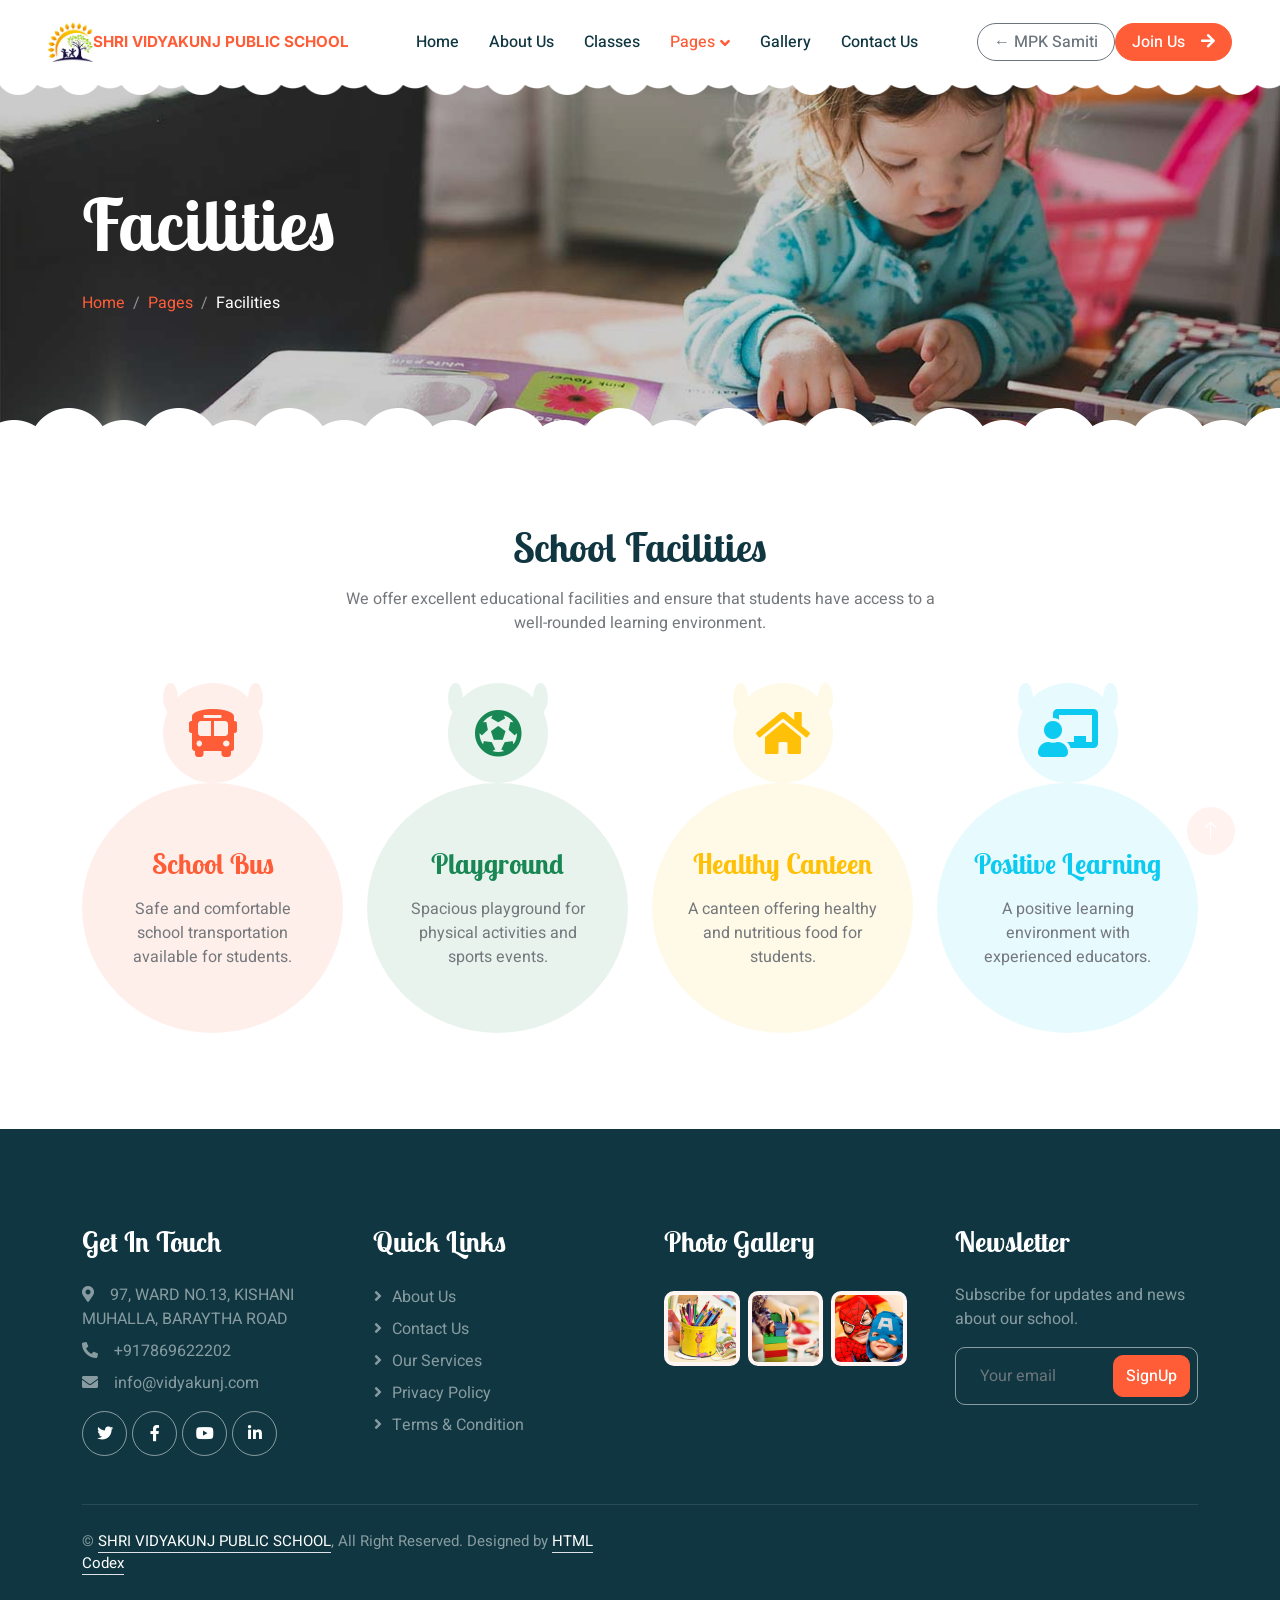
<file: vidyakunj_public_school/facility.html>
<!DOCTYPE html>
<html lang="en">

<head>
    <meta charset="utf-8">
    <title>SHRI VIDYAKUNJ PUBLIC SCHOOL - Website</title>
    <meta content="width=device-width, initial-scale=1.0" name="viewport">
    <meta content="" name="keywords">
    <meta content="" name="description">

    <!-- Favicon -->
    <link href="img/favicon.ico" rel="icon">

    <!-- Google Web Fonts -->
    <link rel="preconnect" href="https://fonts.googleapis.com">
    <link rel="preconnect" href="https://fonts.gstatic.com" crossorigin>
    <link href="https://fonts.googleapis.com/css2?family=Heebo:wght@400;500;600&family=Inter:wght@600&family=Lobster+Two:wght@700&display=swap" rel="stylesheet">
    
    <!-- Icon Font Stylesheet -->
    <link href="https://cdnjs.cloudflare.com/ajax/libs/font-awesome/5.10.0/css/all.min.css" rel="stylesheet">
    <link href="https://cdn.jsdelivr.net/npm/bootstrap-icons@1.4.1/font/bootstrap-icons.css" rel="stylesheet">

    <!-- Libraries Stylesheet -->
    <link href="lib/animate/animate.min.css" rel="stylesheet">
    <link href="lib/owlcarousel/assets/owl.carousel.min.css" rel="stylesheet">

    <!-- Customized Bootstrap Stylesheet -->
    <link href="css/bootstrap.min.css" rel="stylesheet">

    <!-- Template Stylesheet -->
    <link href="css/style.css" rel="stylesheet">
</head>

<body>
    <div class="container-xxl bg-white p-0">
        <!-- Spinner Start -->
        <div id="spinner" class="show bg-white position-fixed translate-middle w-100 vh-100 top-50 start-50 d-flex align-items-center justify-content-center">
            <div class="spinner-border text-primary" style="width: 3rem; height: 3rem;" role="status">
                <span class="sr-only">Loading...</span>
            </div>
        </div>
        <!-- Spinner End -->


        <!-- Navbar Start -->
        <nav class="navbar navbar-expand-lg bg-white navbar-light sticky-top px-4 px-lg-5 py-lg-0">
            <a href="index.html" class="navbar-brand">
                <img src="img/logo.jpg" alt="SVPS Logo" /><span class="brand-name">SHRI VIDYAKUNJ PUBLIC SCHOOL</span>
            </a>
            <button type="button" class="navbar-toggler" data-bs-toggle="collapse" data-bs-target="#navbarCollapse">
                <span class="navbar-toggler-icon"></span>
            </button>
            <div class="collapse navbar-collapse" id="navbarCollapse">
                <div class="navbar-nav mx-auto">
                    <a href="index.html" class="nav-item nav-link">Home</a>
                    <a href="about.html" class="nav-item nav-link">About Us</a>
                    <a href="classes.html" class="nav-item nav-link">Classes</a>
                    <div class="nav-item dropdown">
                        <a href="#" class="nav-link dropdown-toggle active" data-bs-toggle="dropdown">Pages</a>
                        <div class="dropdown-menu rounded-0 rounded-bottom border-0 shadow-sm m-0">
                            <a href="facility.html" class="dropdown-item active">School Facilities</a>
                            <a href="team.html" class="dropdown-item">Popular Teachers</a>
                            <a href="call-to-action.html" class="dropdown-item">Become A Teacher</a>
                            <a href="appointment.html" class="dropdown-item">Make Appointment</a>
                            <a href="testimonial.html" class="dropdown-item">Testimonial</a>
                            <a href="404.html" class="dropdown-item">404 Error</a>
                        </div>
                    </div>
                    <a href="gallery-school.html" class="nav-item nav-link">Gallery</a>
                    <a href="contact.html" class="nav-item nav-link">Contact Us</a>
                </div>
                <a href="../index.html" class="btn btn-outline-secondary rounded-pill px-3 d-none d-lg-block ms-2">← MPK Samiti</a>
                <a href="" class="btn btn-primary rounded-pill px-3 d-none d-lg-block">Join Us<i class="fa fa-arrow-right ms-3"></i></a>
            </div>
        </nav>
        <!-- Navbar End -->


        <!-- Page Header End -->
        <div class="container-xxl py-5 page-header position-relative mb-5">
            <div class="container py-5">
                <h1 class="display-2 text-white animated slideInDown mb-4">Facilities</h1>
                <nav aria-label="breadcrumb animated slideInDown">
                    <ol class="breadcrumb">
                        <li class="breadcrumb-item"><a href="#">Home</a></li>
                        <li class="breadcrumb-item"><a href="#">Pages</a></li>
                        <li class="breadcrumb-item text-white active" aria-current="page">Facilities</li>
                    </ol>
                </nav>
            </div>
        </div>
        <!-- Page Header End -->


        <!-- Facilities Start -->
        <div class="container-xxl py-5">
            <div class="container">
                <div class="text-center mx-auto mb-5 wow fadeInUp" data-wow-delay="0.1s" style="max-width: 600px;">
                    <h1 class="mb-3">School Facilities</h1>
                    <p>We offer excellent educational facilities and ensure that students have access to a well-rounded learning environment.</p>
                </div>
                <div class="row g-4">
                    <div class="col-lg-3 col-sm-6 wow fadeInUp" data-wow-delay="0.1s">
                        <div class="facility-item">
                            <div class="facility-icon bg-primary">
                                <span class="bg-primary"></span>
                                <i class="fa fa-bus-alt fa-3x text-primary"></i>
                                <span class="bg-primary"></span>
                            </div>
                            <div class="facility-text bg-primary">
                                <h3 class="text-primary mb-3">School Bus</h3>
                                <p class="mb-0">Safe and comfortable school transportation available for students.</p>
                            </div>
                        </div>
                    </div>
                    <div class="col-lg-3 col-sm-6 wow fadeInUp" data-wow-delay="0.3s">
                        <div class="facility-item">
                            <div class="facility-icon bg-success">
                                <span class="bg-success"></span>
                                <i class="fa fa-futbol fa-3x text-success"></i>
                                <span class="bg-success"></span>
                            </div>
                            <div class="facility-text bg-success">
                                <h3 class="text-success mb-3">Playground</h3>
                                <p class="mb-0">Spacious playground for physical activities and sports events.</p>
                            </div>
                        </div>
                    </div>
                    <div class="col-lg-3 col-sm-6 wow fadeInUp" data-wow-delay="0.5s">
                        <div class="facility-item">
                            <div class="facility-icon bg-warning">
                                <span class="bg-warning"></span>
                                <i class="fa fa-home fa-3x text-warning"></i>
                                <span class="bg-warning"></span>
                            </div>
                            <div class="facility-text bg-warning">
                                <h3 class="text-warning mb-3">Healthy Canteen</h3>
                                <p class="mb-0">A canteen offering healthy and nutritious food for students.</p>
                            </div>
                        </div>
                    </div>
                    <div class="col-lg-3 col-sm-6 wow fadeInUp" data-wow-delay="0.7s">
                        <div class="facility-item">
                            <div class="facility-icon bg-info">
                                <span class="bg-info"></span>
                                <i class="fa fa-chalkboard-teacher fa-3x text-info"></i>
                                <span class="bg-info"></span>
                            </div>
                            <div class="facility-text bg-info">
                                <h3 class="text-info mb-3">Positive Learning</h3>
                                <p class="mb-0">A positive learning environment with experienced educators.</p>
                            </div>
                        </div>
                    </div>
                </div>
            </div>
        </div>
        <!-- Facilities End -->


        <!-- Footer Start -->
        <div class="container-fluid bg-dark text-white-50 footer pt-5 mt-5 wow fadeIn" data-wow-delay="0.1s">
            <div class="container py-5">
                <div class="row g-5">
                    <div class="col-lg-3 col-md-6">
                        <h3 class="text-white mb-4">Get In Touch</h3>
                        <p class="mb-2"><i class="fa fa-map-marker-alt me-3"></i>97, WARD NO.13, KISHANI MUHALLA, BARAYTHA ROAD</p>
                        <p class="mb-2"><i class="fa fa-phone-alt me-3"></i>+917869622202</p>
                        <p class="mb-2"><i class="fa fa-envelope me-3"></i>info@vidyakunj.com</p>
                        <div class="d-flex pt-2">
                            <a class="btn btn-outline-light btn-social" href=""><i class="fab fa-twitter"></i></a>
                            <a class="btn btn-outline-light btn-social" href=""><i class="fab fa-facebook-f"></i></a>
                            <a class="btn btn-outline-light btn-social" href=""><i class="fab fa-youtube"></i></a>
                            <a class="btn btn-outline-light btn-social" href=""><i class="fab fa-linkedin-in"></i></a>
                        </div>
                    </div>
                    <div class="col-lg-3 col-md-6">
                        <h3 class="text-white mb-4">Quick Links</h3>
                        <a class="btn btn-link text-white-50" href="">About Us</a>
                        <a class="btn btn-link text-white-50" href="">Contact Us</a>
                        <a class="btn btn-link text-white-50" href="">Our Services</a>
                        <a class="btn btn-link text-white-50" href="">Privacy Policy</a>
                        <a class="btn btn-link text-white-50" href="">Terms & Condition</a>
                    </div>
                    <div class="col-lg-3 col-md-6">
                        <h3 class="text-white mb-4">Photo Gallery</h3>
                        <div class="row g-2 pt-2">
                            <div class="col-4">
                                <img class="img-fluid rounded bg-light p-1" src="img/classes-1.jpg" alt="">
                            </div>
                            <div class="col-4">
                                <img class="img-fluid rounded bg-light p-1" src="img/classes-2.jpg" alt="">
                            </div>
                            <div class="col-4">
                                <img class="img-fluid rounded bg-light p-1" src="img/classes-3.jpg" alt="">
                            </div>
                        </div>
                    </div>
                    <div class="col-lg-3 col-md-6">
                        <h3 class="text-white mb-4">Newsletter</h3>
                        <p>Subscribe for updates and news about our school.</p>
                        <div class="position-relative mx-auto" style="max-width: 400px;">
                            <input class="form-control bg-transparent w-100 py-3 ps-4 pe-5" type="text" placeholder="Your email">
                            <button type="button" class="btn btn-primary py-2 position-absolute top-0 end-0 mt-2 me-2">SignUp</button>
                        </div>
                    </div>
                </div>
            </div>
            <div class="container">
                <div class="copyright">
                    <div class="row">
                        <div class="col-md-6 text-center text-md-start mb-3 mb-md-0">
                            &copy; <a class="border-bottom" href="#">SHRI VIDYAKUNJ PUBLIC SCHOOL</a>, All Right Reserved.
                            Designed by <a class="border-bottom" href="https://htmlcodex.com">HTML Codex</a>
                        </div>
                    </div>
                </div>
            </div>
        </div>
        <!-- Footer End -->

        <!-- Back to Top -->
        <a href="#" class="btn btn-lg btn-primary btn-lg-square back-to-top"><i class="bi bi-arrow-up"></i></a>
    </div>

    <!-- JavaScript Libraries -->
    <script src="https://code.jquery.com/jquery-3.4.1.min.js"></script>
    <script src="https://cdn.jsdelivr.net/npm/bootstrap@5.0.0/dist/js/bootstrap.bundle.min.js"></script>
    <script src="lib/wow/wow.min.js"></script>
    <script src="lib/easing/easing.min.js"></script>
    <script src="lib/waypoints/waypoints.min.js"></script>
    <script src="lib/owlcarousel/owl.carousel.min.js"></script>

    <!-- Template Javascript -->
    <script src="js/main.js"></script>
</body>

</html>
</file>
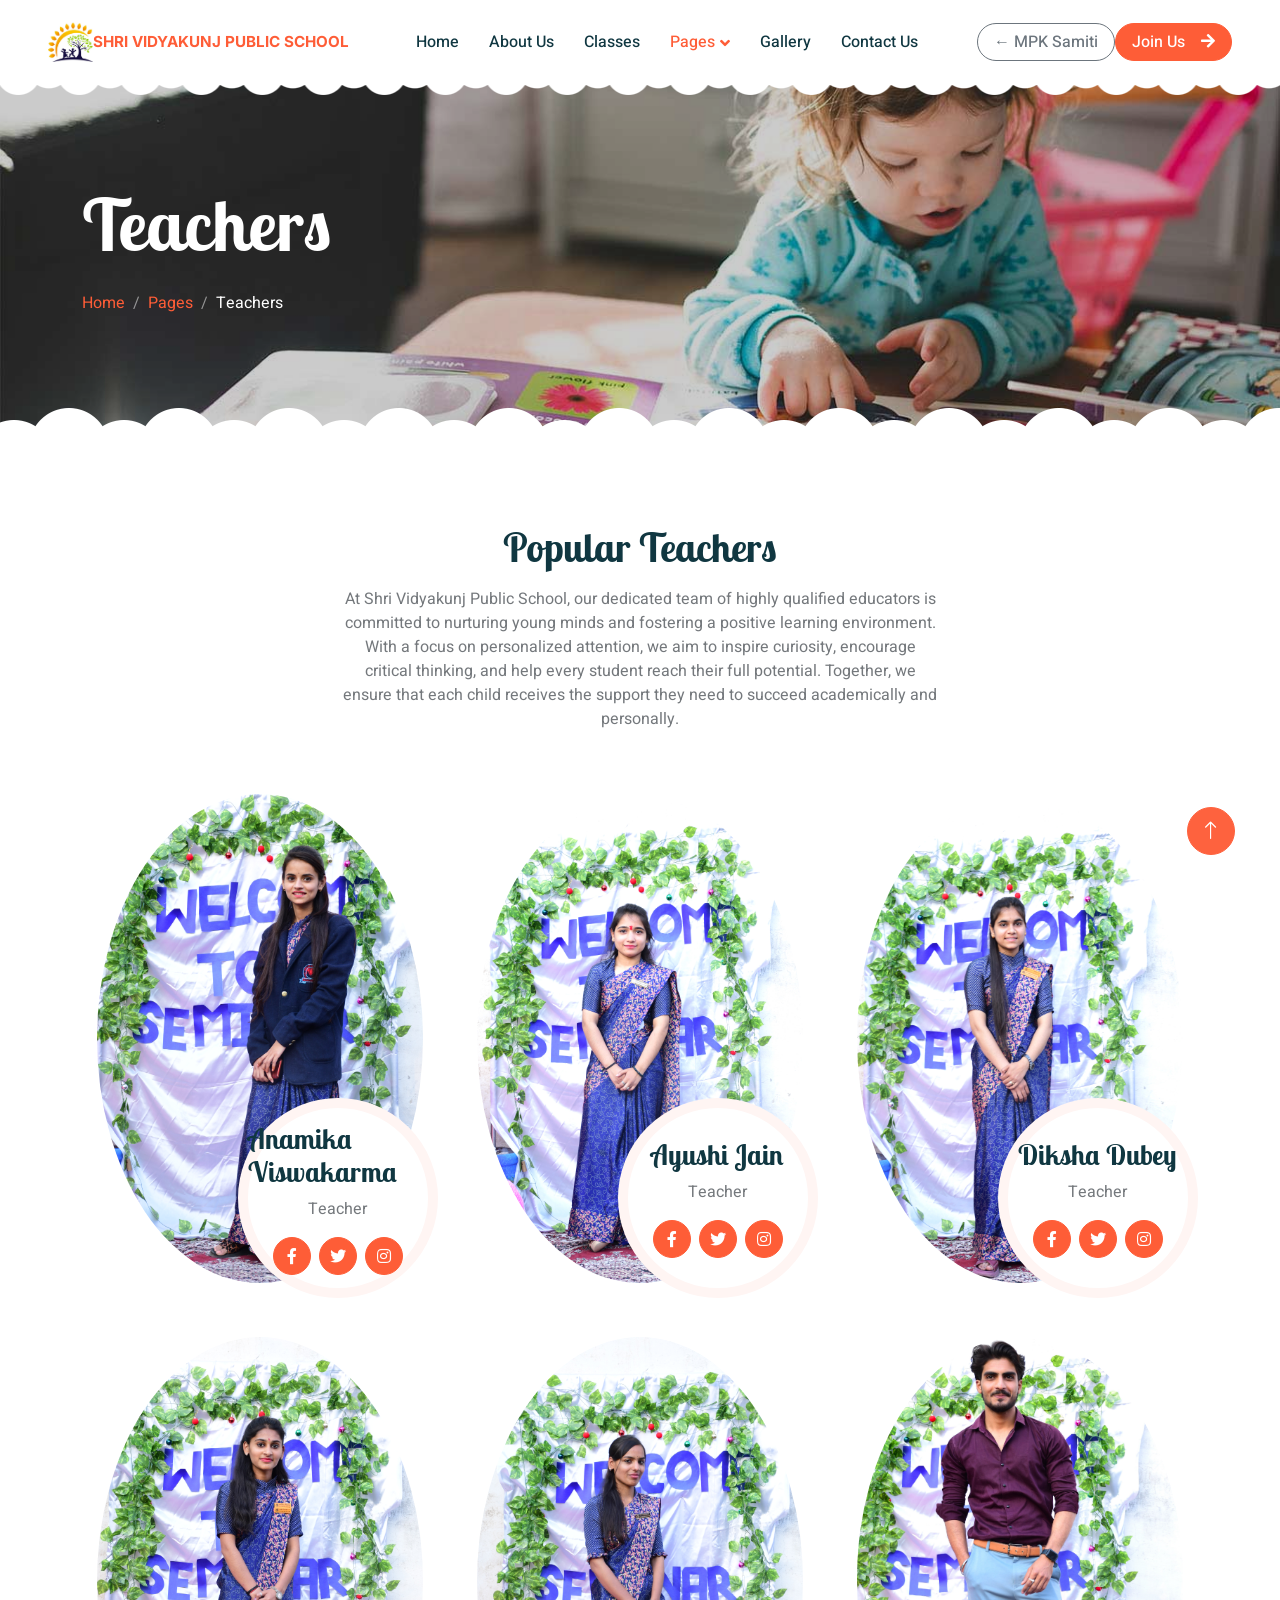
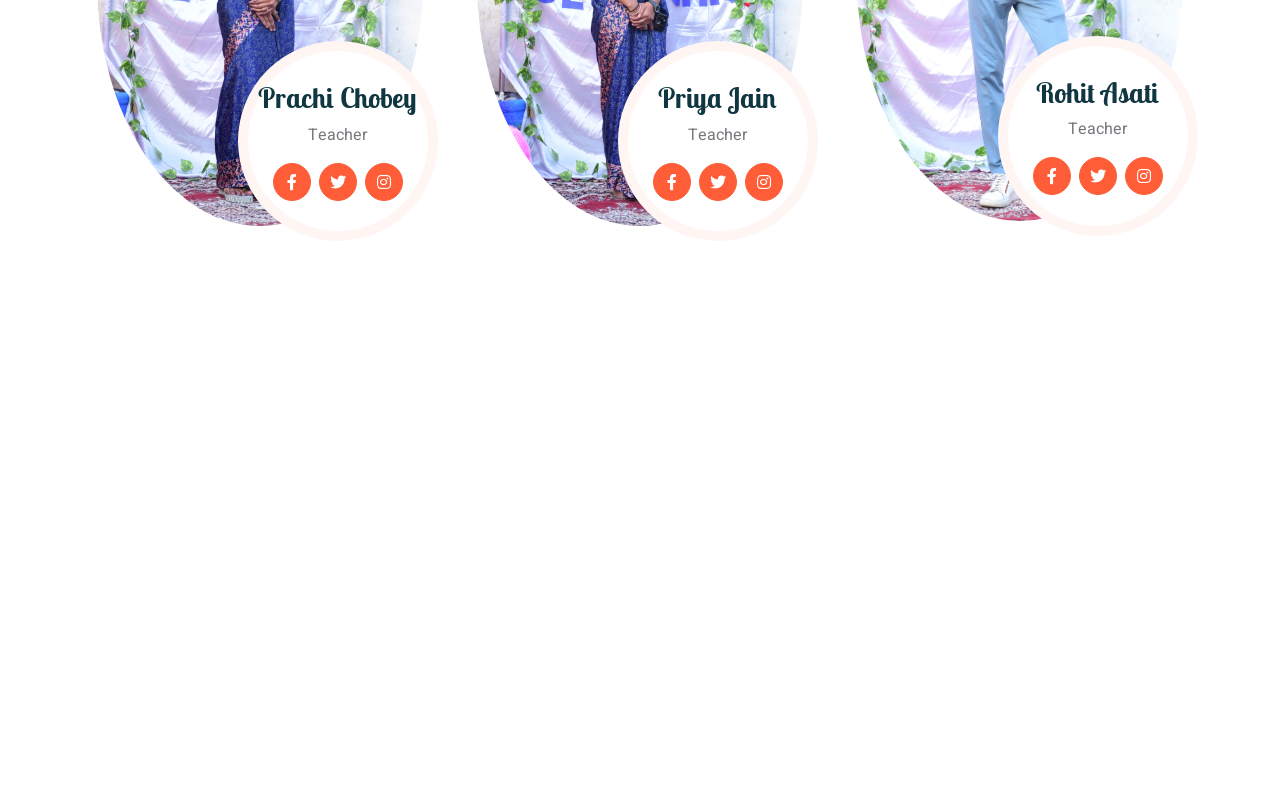
<file: vidyakunj_public_school/team.html>
<!DOCTYPE html>
<html lang="en">

<head>
    <meta charset="utf-8">
    <title>SHRI VIDYAKUNJ PUBLIC SCHOOL</title>
    <meta content="width=device-width, initial-scale=1.0" name="viewport">
    <meta content="" name="keywords">
    <meta content="" name="description">

    <!-- Favicon -->
    <link href="img/favicon.ico" rel="icon">

    <!-- Google Web Fonts -->
    <link rel="preconnect" href="https://fonts.googleapis.com">
    <link rel="preconnect" href="https://fonts.gstatic.com" crossorigin>
    <link
        href="https://fonts.googleapis.com/css2?family=Heebo:wght@400;500;600&family=Inter:wght@600&family=Lobster+Two:wght@700&display=swap"
        rel="stylesheet">

    <!-- Icon Font Stylesheet -->
    <link href="https://cdnjs.cloudflare.com/ajax/libs/font-awesome/5.10.0/css/all.min.css" rel="stylesheet">
    <link href="https://cdn.jsdelivr.net/npm/bootstrap-icons@1.4.1/font/bootstrap-icons.css" rel="stylesheet">

    <!-- Libraries Stylesheet -->
    <link href="lib/animate/animate.min.css" rel="stylesheet">
    <link href="lib/owlcarousel/assets/owl.carousel.min.css" rel="stylesheet">

    <!-- Customized Bootstrap Stylesheet -->
    <link href="css/bootstrap.min.css" rel="stylesheet">

    <!-- Template Stylesheet -->
    <link href="css/style.css" rel="stylesheet">
</head>

<body>
    <div class="container-xxl bg-white p-0">
        <!-- Spinner Start -->
        <div id="spinner"
            class="show bg-white position-fixed translate-middle w-100 vh-100 top-50 start-50 d-flex align-items-center justify-content-center">
            <div class="spinner-border text-primary" style="width: 3rem; height: 3rem;" role="status">
                <span class="sr-only">Loading...</span>
            </div>
        </div>
        <!-- Spinner End -->


        <!-- Navbar Start -->
        <nav class="navbar navbar-expand-lg bg-white navbar-light sticky-top px-4 px-lg-5 py-lg-0">
            <a href="index.html" class="navbar-brand">
                <img src="img/logo.jpg" alt="SVPS Logo" /><span class="brand-name">SHRI VIDYAKUNJ PUBLIC SCHOOL</span>
            </a>
            <button type="button" class="navbar-toggler" data-bs-toggle="collapse" data-bs-target="#navbarCollapse">
                <span class="navbar-toggler-icon"></span>
            </button>
            <div class="collapse navbar-collapse" id="navbarCollapse">
                <div class="navbar-nav mx-auto">
                    <a href="index.html" class="nav-item nav-link">Home</a>
                    <a href="about.html" class="nav-item nav-link">About Us</a>
                    <a href="classes.html" class="nav-item nav-link">Classes</a>
                    <div class="nav-item dropdown">
                        <a href="#" class="nav-link dropdown-toggle active" data-bs-toggle="dropdown">Pages</a>
                        <div class="dropdown-menu rounded-0 rounded-bottom border-0 shadow-sm m-0">
                            <a href="facility.html" class="dropdown-item">School Facilities</a>
                            <a href="team.html" class="dropdown-item active">Popular Teachers</a>
                            <a href="call-to-action.html" class="dropdown-item">Become A Teachers</a>
                            <a href="appointment.html" class="dropdown-item">Make Appointment</a>
                            <a href="testimonial.html" class="dropdown-item">Testimonial</a>
                            <a href="404.html" class="dropdown-item">404 Error</a>
                        </div>
                    </div>
                    <a href="gallery-school.html" class="nav-item nav-link">Gallery</a>
                    <a href="contact.html" class="nav-item nav-link">Contact Us</a>
                </div>
                <a href="../index.html" class="btn btn-outline-secondary rounded-pill px-3 d-none d-lg-block ms-2">← MPK
                    Samiti</a>
                <a href="" class="btn btn-primary rounded-pill px-3 d-none d-lg-block">Join Us<i
                        class="fa fa-arrow-right ms-3"></i></a>
            </div>
        </nav>
        <!-- Navbar End -->


        <!-- Page Header End -->
        <div class="container-xxl py-5 page-header position-relative mb-5">
            <div class="container py-5">
                <h1 class="display-2 text-white animated slideInDown mb-4">Teachers</h1>
                <nav aria-label="breadcrumb animated slideInDown">
                    <ol class="breadcrumb">
                        <li class="breadcrumb-item"><a href="#">Home</a></li>
                        <li class="breadcrumb-item"><a href="#">Pages</a></li>
                        <li class="breadcrumb-item text-white active" aria-current="page">Teachers</li>
                    </ol>
                </nav>
            </div>
        </div>
        <!-- Page Header End -->


        <!-- Team Start -->
        <div class="container-xxl py-5">
            <div class="container">
                <div class="text-center mx-auto mb-5 wow fadeInUp" data-wow-delay="0.1s" style="max-width: 600px;">
                    <h1 class="mb-3">Popular Teachers</h1>
                    <p>At Shri Vidyakunj Public School, our dedicated team of highly qualified educators is committed to
                        nurturing young minds and fostering a positive learning environment. With a focus on
                        personalized attention, we aim to inspire curiosity, encourage critical thinking, and help every
                        student reach their full potential. Together, we ensure that each child receives the support
                        they need to succeed academically and personally.</p>
                </div>
                <div class="row g-4">
                    <div class="col-lg-4 col-md-6 wow fadeInUp" data-wow-delay="0.1s">
                        <div class="team-item position-relative">
                            <img class="img-fluid rounded-circle w-100" src="teachers/Anamika Viswakarma.JPG" alt="Anamika Viswakarma">
                            <div class="team-text">
                                <h3>Anamika Viswakarma</h3>
                                <p>Teacher</p>
                                <div class="d-flex align-items-center">
                                    <a class="btn btn-square btn-primary mx-1" href=""><i class="fab fa-facebook-f"></i></a>
                                    <a class="btn btn-square btn-primary mx-1" href=""><i class="fab fa-twitter"></i></a>
                                    <a class="btn btn-square btn-primary mx-1" href=""><i class="fab fa-instagram"></i></a>
                                </div>
                            </div>
                        </div>
                    </div>
                    <div class="col-lg-4 col-md-6 wow fadeInUp" data-wow-delay="0.3s">
                        <div class="team-item position-relative">
                            <img class="img-fluid rounded-circle w-100" src="teachers/Ayushi Jain.JPG" alt="Ayushi Jain">
                            <div class="team-text">
                                <h3>Ayushi Jain</h3>
                                <p>Teacher</p>
                                <div class="d-flex align-items-center">
                                    <a class="btn btn-square btn-primary mx-1" href=""><i class="fab fa-facebook-f"></i></a>
                                    <a class="btn btn-square btn-primary mx-1" href=""><i class="fab fa-twitter"></i></a>
                                    <a class="btn btn-square btn-primary mx-1" href=""><i class="fab fa-instagram"></i></a>
                                </div>
                            </div>
                        </div>
                    </div>
                    <div class="col-lg-4 col-md-6 wow fadeInUp" data-wow-delay="0.5s">
                        <div class="team-item position-relative">
                            <img class="img-fluid rounded-circle w-100" src="teachers/Diksha Dubey.JPG" alt="Diksha Dubey">
                            <div class="team-text">
                                <h3>Diksha Dubey</h3>
                                <p>Teacher</p>
                                <div class="d-flex align-items-center">
                                    <a class="btn btn-square btn-primary mx-1" href=""><i class="fab fa-facebook-f"></i></a>
                                    <a class="btn btn-square btn-primary mx-1" href=""><i class="fab fa-twitter"></i></a>
                                    <a class="btn btn-square btn-primary mx-1" href=""><i class="fab fa-instagram"></i></a>
                                </div>
                            </div>
                        </div>
                    </div>
                    <div class="col-lg-4 col-md-6 wow fadeInUp" data-wow-delay="0.1s">
                        <div class="team-item position-relative">
                            <img class="img-fluid rounded-circle w-100" src="teachers/Prachi Chobey.JPG" alt="Prachi Chobey">
                            <div class="team-text">
                                <h3>Prachi Chobey</h3>
                                <p>Teacher</p>
                                <div class="d-flex align-items-center">
                                    <a class="btn btn-square btn-primary mx-1" href=""><i class="fab fa-facebook-f"></i></a>
                                    <a class="btn btn-square btn-primary mx-1" href=""><i class="fab fa-twitter"></i></a>
                                    <a class="btn btn-square btn-primary mx-1" href=""><i class="fab fa-instagram"></i></a>
                                </div>
                            </div>
                        </div>
                    </div>
                    <div class="col-lg-4 col-md-6 wow fadeInUp" data-wow-delay="0.3s">
                        <div class="team-item position-relative">
                            <img class="img-fluid rounded-circle w-100" src="teachers/Priya Jain.JPG" alt="Priya Jain">
                            <div class="team-text">
                                <h3>Priya Jain</h3>
                                <p>Teacher</p>
                                <div class="d-flex align-items-center">
                                    <a class="btn btn-square btn-primary mx-1" href=""><i class="fab fa-facebook-f"></i></a>
                                    <a class="btn btn-square btn-primary mx-1" href=""><i class="fab fa-twitter"></i></a>
                                    <a class="btn btn-square btn-primary mx-1" href=""><i class="fab fa-instagram"></i></a>
                                </div>
                            </div>
                        </div>
                    </div>
                    <div class="col-lg-4 col-md-6 wow fadeInUp" data-wow-delay="0.5s">
                        <div class="team-item position-relative">
                            <img class="img-fluid rounded-circle w-100" src="teachers/Rohit Asati.JPG" alt="Rohit Asati">
                            <div class="team-text">
                                <h3>Rohit Asati</h3>
                                <p>Teacher</p>
                                <div class="d-flex align-items-center">
                                    <a class="btn btn-square btn-primary mx-1" href=""><i class="fab fa-facebook-f"></i></a>
                                    <a class="btn btn-square btn-primary mx-1" href=""><i class="fab fa-twitter"></i></a>
                                    <a class="btn btn-square btn-primary mx-1" href=""><i class="fab fa-instagram"></i></a>
                                </div>
                            </div>
                        </div>
                    </div>
                </div>
            </div>
        </div>
        <!-- Team End -->

        <!-- Footer Start -->
        <div class="container-fluid bg-dark text-white-50 footer pt-5 mt-5 wow fadeIn" data-wow-delay="0.1s">
            <div class="container py-5">
                <div class="row g-5">
                    <div class="col-lg-3 col-md-6">
                        <h3 class="text-white mb-4">Get In Touch</h3>
                        <p class="mb-2"><i class="fa fa-map-marker-alt me-3"></i>97, WARD NO.13, KISHANI MUHALLA,
                            BARAYTHA ROAD</p>
                        <p class="mb-2"><i class="fa fa-phone-alt me-3"></i>+917869622202</p>
                        <p class="mb-2"><i class="fa fa-envelope me-3"></i>info@svps.edu</p>
                        <div class="d-flex pt-2">
                            <a class="btn btn-outline-light btn-social" href=""><i class="fab fa-twitter"></i></a>
                            <a class="btn btn-outline-light btn-social" href=""><i class="fab fa-facebook-f"></i></a>
                            <a class="btn btn-outline-light btn-social" href=""><i class="fab fa-youtube"></i></a>
                            <a class="btn btn-outline-light btn-social" href=""><i class="fab fa-linkedin-in"></i></a>
                        </div>
                    </div>
                    <div class="col-lg-3 col-md-6">
                        <h3 class="text-white mb-4">Quick Links</h3>
                        <a class="btn btn-link text-white-50" href="">About Us</a>
                        <a class="btn btn-link text-white-50" href="">Contact Us</a>
                        <a class="btn btn-link text-white-50" href="">Our Services</a>
                        <a class="btn btn-link text-white-50" href="">Privacy Policy</a>
                        <a class="btn btn-link text-white-50" href="">Terms & Condition</a>
                    </div>
                    <div class="col-lg-3 col-md-6">
                        <h3 class="text-white mb-4">Photo Gallery</h3>
                        <div class="row g-2 pt-2">
                            <div class="col-4">
                                <img class="img-fluid rounded bg-light p-1" src="img/classes-1.jpg" alt="">
                            </div>
                            <div class="col-4">
                                <img class="img-fluid rounded bg-light p-1" src="img/classes-2.jpg" alt="">
                            </div>
                            <div class="col-4">
                                <img class="img-fluid rounded bg-light p-1" src="img/classes-3.jpg" alt="">
                            </div>
                        </div>
                    </div>
                    <div class="col-lg-3 col-md-6">
                        <h3 class="text-white mb-4">Newsletter</h3>
                        <p>Stay updated with our latest news and events!</p>
                        <div class="position-relative mx-auto" style="max-width: 400px;">
                            <input class="form-control bg-transparent w-100 py-3 ps-4 pe-5" type="text"
                                placeholder="Your email">
                            <button type="button"
                                class="btn btn-primary py-2 position-absolute top-0 end-0 mt-2 me-2">SignUp</button>
                        </div>
                    </div>
                </div>
            </div>
            <div class="container">
                <div class="copyright">
                    <div class="row">
                        <div class="col-md-6 text-center text-md-start mb-3 mb-md-0">
                            &copy; <a class="border-bottom" href="#">SHRI VIDYAKUNJ PUBLIC SCHOOL</a>, All Right
                            Reserved.
                            Designed By <a class="border-bottom" href="https://htmlcodex.com">HTML Codex</a>
                        </div>
                        <div class="col-md-6 text-center text-md-end">
                            <div class="footer-menu">
                                <a href="">Home</a>
                                <a href="">Cookies</a>
                                <a href="">Help</a>
                                <a href="">FAQs</a>
                            </div>
                        </div>
                    </div>
                </div>
            </div>
        </div>
        <!-- Footer End -->
        <!-- Back to Top -->
        <a href="#" class="btn btn-lg btn-primary btn-lg-square back-to-top"><i class="bi bi-arrow-up"></i></a>
    </div>

    <!-- JavaScript Libraries -->
    <script src="https://code.jquery.com/jquery-3.4.1.min.js"></script>
    <script src="https://cdn.jsdelivr.net/npm/bootstrap@5.0.0/dist/js/bootstrap.bundle.min.js"></script>
    <script src="lib/wow/wow.min.js"></script>
    <script src="lib/easing/easing.min.js"></script>
    <script src="lib/waypoints/waypoints.min.js"></script>
    <script src="lib/owlcarousel/owl.carousel.min.js"></script>

    <!-- Template Javascript -->
    <script src="js/main.js"></script>
</body>
</file>
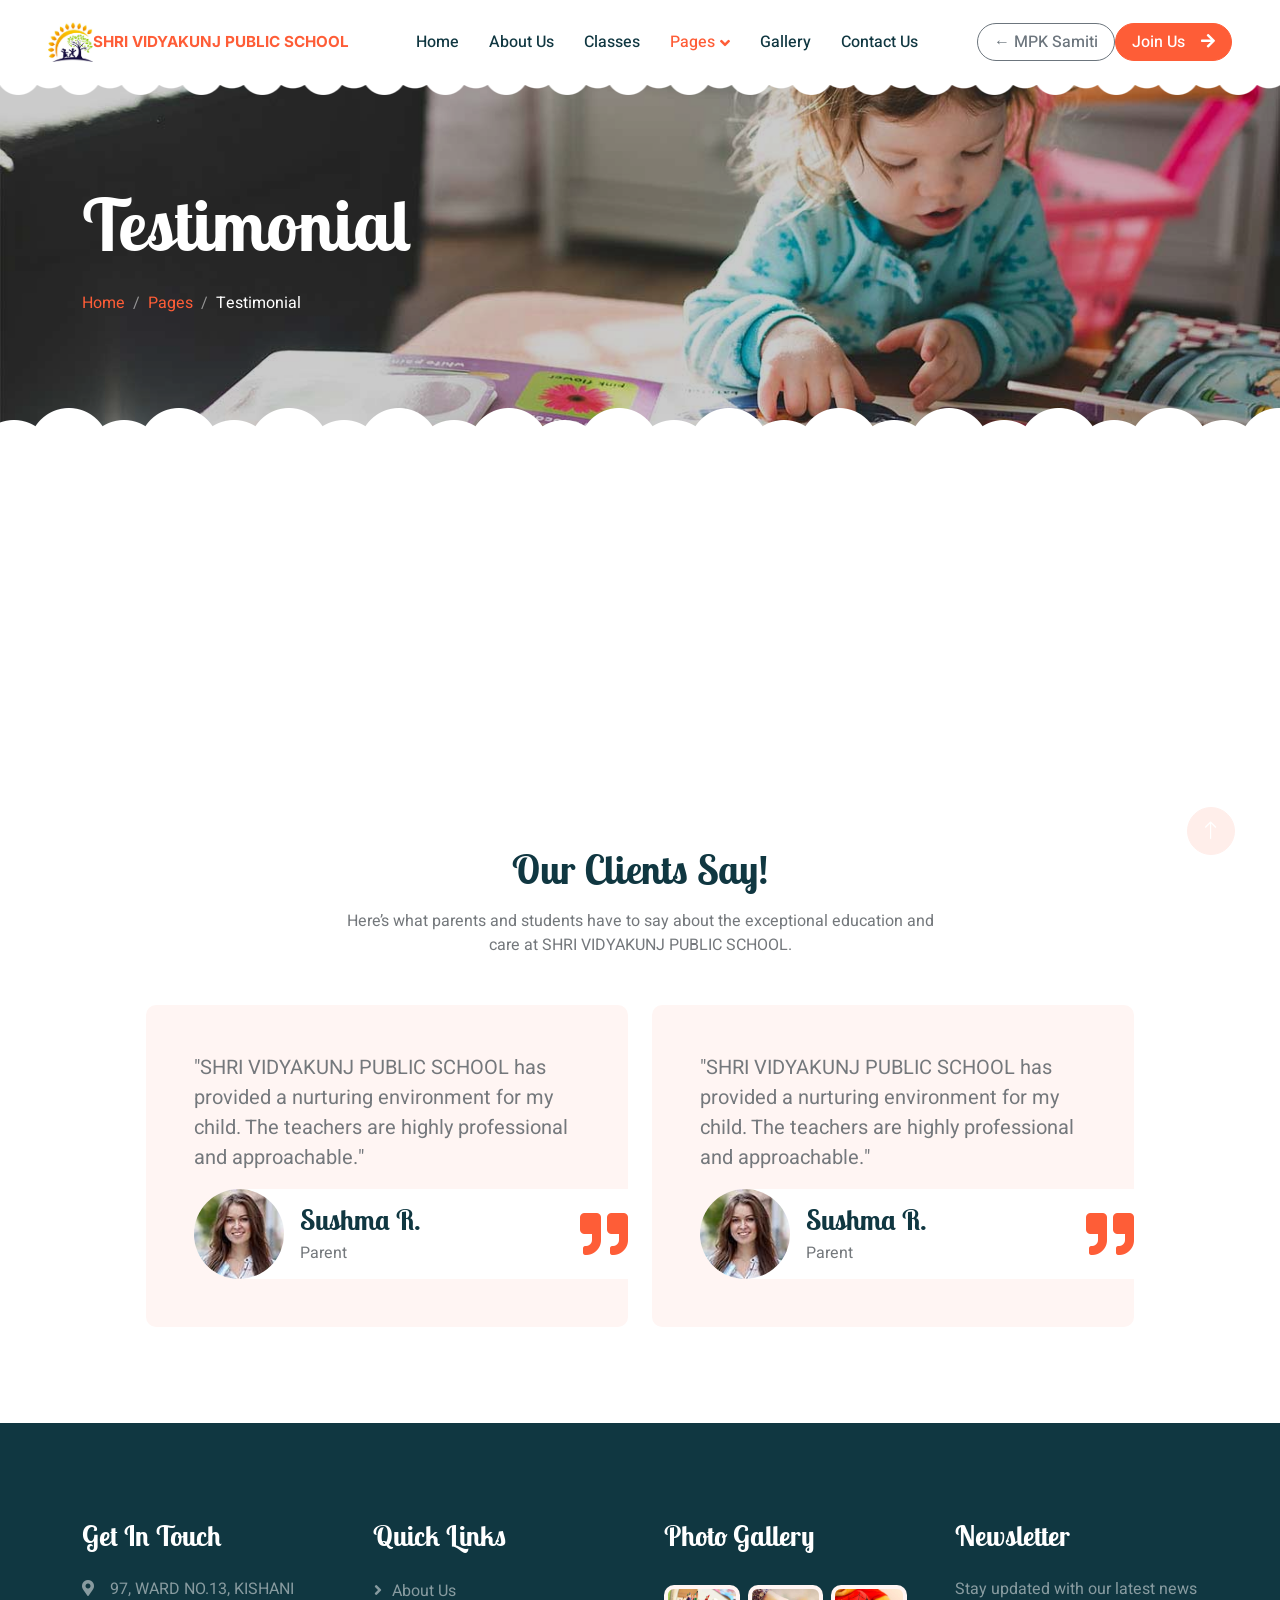
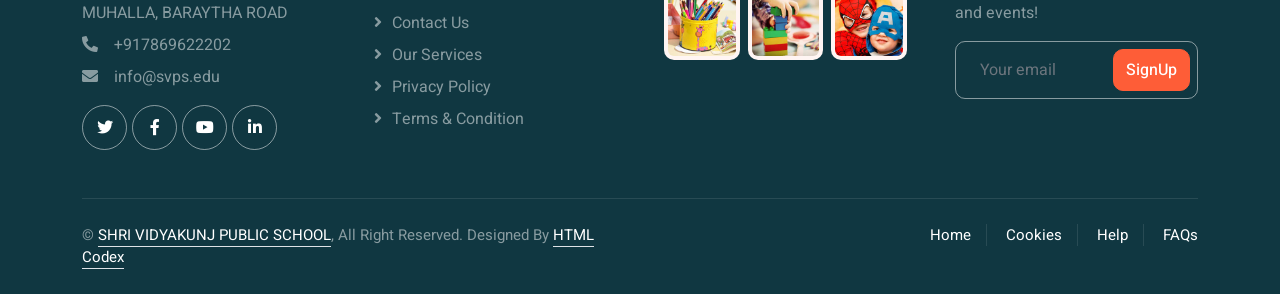
<file: vidyakunj_public_school/testimonial.html>
<!DOCTYPE html>
<html lang="en">

<head>
    <meta charset="utf-8">
    <title>SHRI VIDYAKUNJ PUBLIC SCHOOL</title>
    <meta content="width=device-width, initial-scale=1.0" name="viewport">
    <meta content="" name="keywords">
    <meta content="" name="description">

    <!-- Favicon -->
    <link href="img/favicon.ico" rel="icon">

    <!-- Google Web Fonts -->
    <link rel="preconnect" href="https://fonts.googleapis.com">
    <link rel="preconnect" href="https://fonts.gstatic.com" crossorigin>
    <link
        href="https://fonts.googleapis.com/css2?family=Heebo:wght@400;500;600&family=Inter:wght@600&family=Lobster+Two:wght@700&display=swap"
        rel="stylesheet">

    <!-- Icon Font Stylesheet -->
    <link href="https://cdnjs.cloudflare.com/ajax/libs/font-awesome/5.10.0/css/all.min.css" rel="stylesheet">
    <link href="https://cdn.jsdelivr.net/npm/bootstrap-icons@1.4.1/font/bootstrap-icons.css" rel="stylesheet">

    <!-- Libraries Stylesheet -->
    <link href="lib/animate/animate.min.css" rel="stylesheet">
    <link href="lib/owlcarousel/assets/owl.carousel.min.css" rel="stylesheet">

    <!-- Customized Bootstrap Stylesheet -->
    <link href="css/bootstrap.min.css" rel="stylesheet">

    <!-- Template Stylesheet -->
    <link href="css/style.css" rel="stylesheet">
</head>

<body>
    <div class="container-xxl bg-white p-0">
        <!-- Spinner Start -->
        <div id="spinner"
            class="show bg-white position-fixed translate-middle w-100 vh-100 top-50 start-50 d-flex align-items-center justify-content-center">
            <div class="spinner-border text-primary" style="width: 3rem; height: 3rem;" role="status">
                <span class="sr-only">Loading...</span>
            </div>
        </div>
        <!-- Spinner End -->


        <!-- Navbar Start -->
        <nav class="navbar navbar-expand-lg bg-white navbar-light sticky-top px-4 px-lg-5 py-lg-0">
            <a href="index.html" class="navbar-brand">
                <img src="img/logo.jpg" alt="SVPS Logo" /><span class="brand-name">SHRI VIDYAKUNJ PUBLIC SCHOOL</span>
            </a>
            <button type="button" class="navbar-toggler" data-bs-toggle="collapse" data-bs-target="#navbarCollapse">
                <span class="navbar-toggler-icon"></span>
            </button>
            <div class="collapse navbar-collapse" id="navbarCollapse">
                <div class="navbar-nav mx-auto">
                    <a href="index.html" class="nav-item nav-link">Home</a>
                    <a href="about.html" class="nav-item nav-link">About Us</a>
                    <a href="classes.html" class="nav-item nav-link">Classes</a>
                    <div class="nav-item dropdown">
                        <a href="#" class="nav-link dropdown-toggle active" data-bs-toggle="dropdown">Pages</a>
                        <div class="dropdown-menu rounded-0 rounded-bottom border-0 shadow-sm m-0">
                            <a href="facility.html" class="dropdown-item">School Facilities</a>
                            <a href="team.html" class="dropdown-item">Popular Teachers</a>
                            <a href="call-to-action.html" class="dropdown-item">Become A Teachers</a>
                            <a href="appointment.html" class="dropdown-item">Make Appointment</a>
                            <a href="testimonial.html" class="dropdown-item active">Testimonial</a>
                            <a href="404.html" class="dropdown-item">404 Error</a>
                        </div>
                    </div>
                    <a href="gallery-school.html" class="nav-item nav-link">Gallery</a>
                    <a href="contact.html" class="nav-item nav-link">Contact Us</a>
                </div>
                <a href="../index.html" class="btn btn-outline-secondary rounded-pill px-3 d-none d-lg-block ms-2">← MPK
                    Samiti</a>
                <a href="" class="btn btn-primary rounded-pill px-3 d-none d-lg-block">Join Us<i
                        class="fa fa-arrow-right ms-3"></i></a>
            </div>
        </nav>
        <!-- Navbar End -->


        <!-- Page Header End -->
        <div class="container-xxl py-5 page-header position-relative mb-5">
            <div class="container py-5">
                <h1 class="display-2 text-white animated slideInDown mb-4">Testimonial</h1>
                <nav aria-label="breadcrumb animated slideInDown">
                    <ol class="breadcrumb">
                        <li class="breadcrumb-item"><a href="#">Home</a></li>
                        <li class="breadcrumb-item"><a href="#">Pages</a></li>
                        <li class="breadcrumb-item text-white active" aria-current="page">Testimonial</li>
                    </ol>
                </nav>
            </div>
        </div>
        <!-- Page Header End -->
        <iframe width="560" height="315" src="https://www.youtube.com/embed/pxe3iC0DQCA?si=wGzR_Dftd-dXvJUN"
            title="YouTube video player" frameborder="0"
            allow="accelerometer; autoplay; clipboard-write; encrypted-media; gyroscope; picture-in-picture; web-share"
            referrerpolicy="strict-origin-when-cross-origin" allowfullscreen></iframe>
        <iframe width="560" height="315" src="https://www.youtube.com/embed/bSvKQlrcl2w?si=69mW64gJje4WKA7-"
            title="YouTube video player" frameborder="0"
            allow="accelerometer; autoplay; clipboard-write; encrypted-media; gyroscope; picture-in-picture; web-share"
            referrerpolicy="strict-origin-when-cross-origin" allowfullscreen></iframe>

        <!-- Testimonial Start -->
        <div class="container-xxl py-5">
            <div class="container">
                <div class="text-center mx-auto mb-5 wow fadeInUp" data-wow-delay="0.1s" style="max-width: 600px;">
                    <h1 class="mb-3">Our Clients Say!</h1>
                    <p>Here’s what parents and students have to say about the exceptional education and care at SHRI
                        VIDYAKUNJ PUBLIC SCHOOL.</p>
                </div>
                <div class="owl-carousel testimonial-carousel wow fadeInUp" data-wow-delay="0.1s">
                    <div class="testimonial-item bg-light rounded p-5">
                        <p class="fs-5">"SHRI VIDYAKUNJ PUBLIC SCHOOL has provided a nurturing environment for my child.
                            The teachers are highly professional and approachable."</p>
                        <div class="d-flex align-items-center bg-white me-n5" style="border-radius: 50px 0 0 50px;">
                            <img class="img-fluid flex-shrink-0 rounded-circle" src="img/testimonial-1.jpg"
                                style="width: 90px; height: 90px;">
                            <div class="ps-3">
                                <h3 class="mb-1">Sushma R.</h3>
                                <span>Parent</span>
                            </div>
                            <i class="fa fa-quote-right fa-3x text-primary ms-auto d-none d-sm-flex"></i>
                        </div>
                    </div>
                    <!-- Add more testimonials here -->
                </div>
            </div>
        </div>
        <!-- Testimonial End -->

        <!-- Footer Start -->
        <div class="container-fluid bg-dark text-white-50 footer pt-5 mt-5 wow fadeIn" data-wow-delay="0.1s">
            <div class="container py-5">
                <div class="row g-5">
                    <div class="col-lg-3 col-md-6">
                        <h3 class="text-white mb-4">Get In Touch</h3>
                        <p class="mb-2"><i class="fa fa-map-marker-alt me-3"></i>97, WARD NO.13, KISHANI MUHALLA,
                            BARAYTHA ROAD</p>
                        <p class="mb-2"><i class="fa fa-phone-alt me-3"></i>+917869622202</p>
                        <p class="mb-2"><i class="fa fa-envelope me-3"></i>info@svps.edu</p>
                        <div class="d-flex pt-2">
                            <a class="btn btn-outline-light btn-social" href=""><i class="fab fa-twitter"></i></a>
                            <a class="btn btn-outline-light btn-social" href=""><i class="fab fa-facebook-f"></i></a>
                            <a class="btn btn-outline-light btn-social" href=""><i class="fab fa-youtube"></i></a>
                            <a class="btn btn-outline-light btn-social" href=""><i class="fab fa-linkedin-in"></i></a>
                        </div>
                    </div>
                    <div class="col-lg-3 col-md-6">
                        <h3 class="text-white mb-4">Quick Links</h3>
                        <a class="btn btn-link text-white-50" href="">About Us</a>
                        <a class="btn btn-link text-white-50" href="">Contact Us</a>
                        <a class="btn btn-link text-white-50" href="">Our Services</a>
                        <a class="btn btn-link text-white-50" href="">Privacy Policy</a>
                        <a class="btn btn-link text-white-50" href="">Terms & Condition</a>
                    </div>
                    <div class="col-lg-3 col-md-6">
                        <h3 class="text-white mb-4">Photo Gallery</h3>
                        <div class="row g-2 pt-2">
                            <div class="col-4">
                                <img class="img-fluid rounded bg-light p-1" src="img/classes-1.jpg" alt="">
                            </div>
                            <div class="col-4">
                                <img class="img-fluid rounded bg-light p-1" src="img/classes-2.jpg" alt="">
                            </div>
                            <div class="col-4">
                                <img class="img-fluid rounded bg-light p-1" src="img/classes-3.jpg" alt="">
                            </div>
                        </div>
                    </div>
                    <div class="col-lg-3 col-md-6">
                        <h3 class="text-white mb-4">Newsletter</h3>
                        <p>Stay updated with our latest news and events!</p>
                        <div class="position-relative mx-auto" style="max-width: 400px;">
                            <input class="form-control bg-transparent w-100 py-3 ps-4 pe-5" type="text"
                                placeholder="Your email">
                            <button type="button"
                                class="btn btn-primary py-2 position-absolute top-0 end-0 mt-2 me-2">SignUp</button>
                        </div>
                    </div>
                </div>
            </div>
            <div class="container">
                <div class="copyright">
                    <div class="row">
                        <div class="col-md-6 text-center text-md-start mb-3 mb-md-0">
                            &copy; <a class="border-bottom" href="#">SHRI VIDYAKUNJ PUBLIC SCHOOL</a>, All Right
                            Reserved.
                            Designed By <a class="border-bottom" href="https://htmlcodex.com">HTML Codex</a>
                        </div>
                        <div class="col-md-6 text-center text-md-end">
                            <div class="footer-menu">
                                <a href="">Home</a>
                                <a href="">Cookies</a>
                                <a href="">Help</a>
                                <a href="">FAQs</a>
                            </div>
                        </div>
                    </div>
                </div>
            </div>
        </div>
        <!-- Footer End -->
        <!-- Back to Top -->
        <a href="#" class="btn btn-lg btn-primary btn-lg-square back-to-top"><i class="bi bi-arrow-up"></i></a>
    </div>

    <!-- JavaScript Libraries -->
    <script src="https://code.jquery.com/jquery-3.4.1.min.js"></script>
    <script src="https://cdn.jsdelivr.net/npm/bootstrap@5.0.0/dist/js/bootstrap.bundle.min.js"></script>
    <script src="lib/wow/wow.min.js"></script>
    <script src="lib/easing/easing.min.js"></script>
    <script src="lib/waypoints/waypoints.min.js"></script>
    <script src="lib/owlcarousel/owl.carousel.min.js"></script>

    <!-- Template Javascript -->
    <script src="js/main.js"></script>
</body>

</html>
</file>
<file: css/style.css>
@import url('https://fonts.googleapis.com/css2?family=Inter:wght@300;400;500;600&family=Outfit:wght@400;500;700;800&display=swap');

:root {
    --primary: #047857; /* Rich Emerald Green */
    --primary-light: #10B981;
    --primary-dark: #064E3B;
    --secondary: #F59E0B; /* Warm Amber */
    --accent: #3B82F6; /* Soft Blue */
    --bg-light: #F8FAFC;
    --text-main: #0F172A;
    --text-muted: #475569;
    --white: #FFFFFF;
    
    /* Glassmorphism */
    --glass-bg: rgba(255, 255, 255, 0.85);
    --glass-border: rgba(255, 255, 255, 0.2);
    --glass-shadow: 0 8px 32px 0 rgba(31, 38, 135, 0.07);
    
    --transition: all 0.3s cubic-bezier(0.4, 0, 0.2, 1);
}

* {
    margin: 0;
    padding: 0;
    box-sizing: border-box;
}

html {
    scroll-behavior: smooth;
}

body {
    font-family: 'Inter', sans-serif;
    background-color: var(--bg-light);
    color: var(--text-main);
    line-height: 1.6;
    overflow-x: hidden;
}

h1, h2, h3, h4, h5, h6 {
    font-family: 'Outfit', sans-serif;
    color: var(--text-main);
    font-weight: 700;
}

a {
    text-decoration: none;
    color: inherit;
}

/* ================= Navbar ================= */
.navbar {
    position: fixed;
    top: 0;
    left: 0;
    width: 100%;
    padding: 1rem 5%;
    display: flex;
    justify-content: space-between;
    align-items: center;
    z-index: 1000;
    background: var(--glass-bg);
    backdrop-filter: blur(12px);
    -webkit-backdrop-filter: blur(12px);
    border-bottom: 1px solid var(--glass-border);
    box-shadow: var(--glass-shadow);
    transition: var(--transition);
}

.nav-brand {
    display: flex;
    align-items: center;
    gap: 1rem;
}

.nav-brand img {
    height: 50px;
    width: auto;
    border-radius: 50%;
}

.nav-brand h1 {
    font-size: 1.5rem;
    font-weight: 800;
    background: linear-gradient(135deg, var(--primary-dark), var(--primary));
    -webkit-background-clip: text;
    -webkit-text-fill-color: transparent;
    letter-spacing: -0.5px;
}

.nav-links {
    display: flex;
    gap: 2rem;
    align-items: center;
}

.nav-links a {
    font-weight: 500;
    font-size: 1rem;
    color: var(--text-muted);
    transition: var(--transition);
    position: relative;
}

.nav-links a::after {
    content: '';
    position: absolute;
    bottom: -4px;
    left: 0;
    width: 0;
    height: 2px;
    background-color: var(--primary);
    transition: var(--transition);
}

.nav-links a:hover {
    color: var(--primary);
}

.nav-links a:hover::after {
    width: 100%;
}

.btn-primary {
    padding: 0.75rem 1.5rem;
    background: linear-gradient(135deg, var(--primary), var(--primary-light));
    color: var(--white) !important;
    border-radius: 50px;
    font-weight: 600;
    box-shadow: 0 4px 15px rgba(16, 185, 129, 0.3);
    transition: var(--transition);
}

.btn-primary:hover {
    transform: translateY(-2px);
    box-shadow: 0 6px 20px rgba(16, 185, 129, 0.4);
}

.btn-primary::after {
    display: none;
}

/* ================= Hero Section ================= */
.hero {
    min-height: 100vh;
    display: flex;
    align-items: center;
    justify-content: center;
    padding: 8rem 5% 4rem;
    position: relative;
    background: linear-gradient(rgba(15, 23, 42, 0.7), rgba(15, 23, 42, 0.8)), url('../images/sports_awards_team_photo.jpeg') center/cover no-repeat;
    background-attachment: fixed;
    text-align: center;
    color: var(--white);
    transition: background-image 1s ease-in-out;
}

.hero-content {
    max-width: 900px;
    z-index: 2;
    animation: fadeInUp 1s ease forwards;
}

.hero h1 {
    font-size: 4rem;
    font-weight: 800;
    margin-bottom: 1.5rem;
    line-height: 1.1;
    color: var(--white);
    text-shadow: 0 2px 10px rgba(0,0,0,0.3);
}

.hero p {
    font-size: 1.25rem;
    margin-bottom: 2.5rem;
    color: #E2E8F0;
    font-weight: 300;
}

/* ================= About Us Section ================= */
.section {
    padding: 6rem 5%;
}

.section-title {
    text-align: center;
    font-size: 2.5rem;
    margin-bottom: 3rem;
    position: relative;
    color: var(--primary-dark);
}

.section-title::after {
    content: '';
    display: block;
    width: 60px;
    height: 4px;
    background: var(--secondary);
    margin: 1rem auto 0;
    border-radius: 2px;
}

.about-grid {
    display: grid;
    grid-template-columns: 1fr 1fr;
    gap: 4rem;
    align-items: center;
}

.about-text p {
    font-size: 1.1rem;
    color: var(--text-muted);
    margin-bottom: 1.5rem;
}

.vision-mission {
    display: flex;
    flex-direction: column;
    gap: 2rem;
}

.vm-card {
    background: var(--white);
    padding: 2rem;
    border-radius: 20px;
    box-shadow: 0 10px 30px rgba(0,0,0,0.05);
    border-left: 5px solid var(--primary);
    transition: var(--transition);
}

.vm-card:hover {
    transform: translateX(10px);
}

.vm-card h3 {
    color: var(--primary-dark);
    margin-bottom: 0.5rem;
    display: flex;
    align-items: center;
    gap: 10px;
}

/* ================= Objectives & Branches ================= */
.bg-light-gray {
    background-color: #F1F5F9;
}

.grid-3 {
    display: grid;
    grid-template-columns: repeat(auto-fit, minmax(300px, 1fr));
    gap: 2rem;
}

.branch-card {
    background: var(--white);
    border-radius: 20px;
    overflow: hidden;
    box-shadow: 0 10px 30px rgba(0,0,0,0.05);
    transition: var(--transition);
    position: relative;
    top: 0;
}

.branch-card:hover {
    top: -10px;
    box-shadow: 0 20px 40px rgba(16, 185, 129, 0.15);
}

.branch-img {
    height: 200px;
    width: 100%;
    object-fit: cover;
    border-bottom: 3px solid var(--primary-light);
}

.branch-content {
    padding: 2rem;
}

.branch-content h3 {
    font-size: 1.25rem;
    color: var(--primary-dark);
    margin-bottom: 0.5rem;
}

.branch-content h4 {
    font-size: 0.9rem;
    color: var(--secondary);
    margin-bottom: 1rem;
    font-family: 'Inter', sans-serif;
    font-weight: 600;
}

.branch-content p {
    color: var(--text-muted);
    font-size: 0.95rem;
}

/* ================= Impact Stats ================= */
.impact-section {
    background: linear-gradient(135deg, var(--primary-dark), var(--primary));
    padding: 5rem 5%;
    color: var(--white);
}

.stats-grid {
    display: grid;
    grid-template-columns: repeat(3, 1fr);
    gap: 2rem;
    text-align: center;
}

.stat-item h2 {
    font-size: 4rem;
    font-weight: 800;
    color: var(--secondary);
    margin-bottom: 0.5rem;
}

.stat-item p {
    font-size: 1.2rem;
    font-weight: 500;
    opacity: 0.9;
}

/* ================= Footer ================= */
footer {
    background-color: #0F172A;
    color: #94A3B8;
    padding: 4rem 5% 2rem;
}

.footer-grid {
    display: grid;
    grid-template-columns: 2fr 1fr 1fr;
    gap: 4rem;
    margin-bottom: 3rem;
}

.footer-about h3 {
    color: var(--white);
    font-size: 1.5rem;
    margin-bottom: 1.5rem;
}

.footer-links h4, .footer-contact h4 {
    color: var(--white);
    font-size: 1.2rem;
    margin-bottom: 1.5rem;
}

.footer-links ul {
    list-style: none;
}

.footer-links li {
    margin-bottom: 0.8rem;
}

.footer-links a {
    transition: var(--transition);
}

.footer-links a:hover {
    color: var(--primary-light);
    padding-left: 5px;
}

.social-links {
    display: flex;
    gap: 1rem;
    margin-top: 1.5rem;
}

.social-links a {
    display: inline-flex;
    align-items: center;
    justify-content: center;
    width: 40px;
    height: 40px;
    background-color: rgba(255,255,255,0.1);
    border-radius: 50%;
    color: var(--white);
    transition: var(--transition);
}

.social-links a:hover {
    background-color: var(--primary);
    transform: translateY(-3px);
}

.footer-bottom {
    text-align: center;
    padding-top: 2rem;
    border-top: 1px solid rgba(255,255,255,0.1);
}

/* ================= Gallery ================= */
.gallery-hero {
    padding: 8rem 5% 4rem;
    background: linear-gradient(135deg, var(--primary-dark), var(--primary));
    color: var(--white);
    text-align: center;
}

.gallery-hero h1 {
    font-size: 3rem;
    color: var(--white);
    margin-bottom: 1rem;
}

.gallery-grid {
    display: grid;
    grid-template-columns: repeat(auto-fill, minmax(300px, 1fr));
    gap: 1.5rem;
    padding: 2rem 0;
}

.gallery-item {
    border-radius: 15px;
    overflow: hidden;
    position: relative;
    aspect-ratio: 4/3;
    box-shadow: 0 4px 15px rgba(0,0,0,0.1);
    cursor: pointer;
}

.gallery-item img {
    width: 100%;
    height: 100%;
    object-fit: cover;
    transition: transform 0.5s ease;
}

.gallery-item:hover img {
    transform: scale(1.1);
}

.gallery-overlay {
    position: absolute;
    bottom: 0;
    left: 0;
    right: 0;
    background: linear-gradient(transparent, rgba(0,0,0,0.8));
    padding: 2rem 1rem 1rem;
    color: white;
    opacity: 0;
    transition: opacity 0.3s ease;
}

.gallery-item:hover .gallery-overlay {
    opacity: 1;
}

.gallery-overlay h3 {
    font-size: 1.1rem;
    margin: 0;
    color: white;
}

/* Animations */
@keyframes fadeInUp {
    from {
        opacity: 0;
        transform: translateY(30px);
    }
    to {
        opacity: 1;
        transform: translateY(0);
    }
}

/* Responsive */
.menu-toggle {
    display: none;
    font-size: 1.8rem;
    color: var(--primary-dark);
    cursor: pointer;
}

@media (max-width: 992px) {
    .about-grid {
        grid-template-columns: 1fr;
    }
    .hero h1 {
        font-size: 3rem;
    }
}

@media (max-width: 768px) {
    .menu-toggle {
        display: block;
    }
    .nav-links {
        position: absolute;
        top: 100%;
        left: 0;
        width: 100%;
        background: var(--glass-bg);
        backdrop-filter: blur(12px);
        -webkit-backdrop-filter: blur(12px);
        flex-direction: column;
        align-items: center;
        padding: 2rem 0;
        gap: 1.5rem;
        box-shadow: 0 10px 30px rgba(0,0,0,0.1);
        transform: translateY(-150%);
        opacity: 0;
        visibility: hidden;
        transition: var(--transition);
        z-index: 999;
    }
    .nav-links.active {
        transform: translateY(0);
        opacity: 1;
        visibility: visible;
    }
    .footer-grid {
        grid-template-columns: 1fr;
        gap: 2rem;
    }
    .stats-grid {
        grid-template-columns: 1fr;
    }
    .floating-social {
        display: none;
    }
}

/* ================= Floating Social Sidebar ================= */
.floating-social {
    position: fixed;
    top: 50%;
    right: 0;
    transform: translateY(-50%);
    display: flex;
    flex-direction: column;
    z-index: 99999;
    box-shadow: -3px 0 15px rgba(0,0,0,0.15);
    border-radius: 12px 0 0 12px;
    overflow: hidden;
}

.floating-social a {
    display: flex;
    align-items: center;
    justify-content: center;
    width: 46px;
    height: 46px;
    font-size: 1.1rem;
    color: white;
    transition: var(--transition);
    position: relative;
}

.floating-social a::before {
    content: attr(data-label);
    position: absolute;
    right: 100%;
    top: 50%;
    transform: translateY(-50%);
    background: rgba(0,0,0,0.75);
    color: white;
    font-size: 0.75rem;
    font-weight: 600;
    padding: 4px 10px;
    border-radius: 5px 0 0 5px;
    white-space: nowrap;
    opacity: 0;
    pointer-events: none;
    transition: opacity 0.3s ease;
}

.floating-social a:hover::before {
    opacity: 1;
}

.floating-social a:hover {
    filter: brightness(1.15);
    width: 52px;
}

.floating-social .fs-youtube    { background-color: #FF0000; }
.floating-social .fs-youtube2   { background-color: #cc0000; }
.floating-social .fs-facebook   { background-color: #1877F2; }
.floating-social .fs-instagram  { background: linear-gradient(45deg, #f09433, #e6683c, #dc2743, #cc2366, #bc1888); }
.floating-social .fs-google     { background-color: #4285F4; }
.floating-social .fs-donate     { background-color: var(--primary); }
</file>
<file: vidyakunj_public_school/css/style.css>
/********** Template CSS **********/
:root {
    --primary: #FE5D37;
    --light: #FFF5F3;
    --dark: #103741;
}

.back-to-top {
    position: fixed;
    display: none;
    right: 45px;
    bottom: 45px;
    z-index: 99;
}


/*** Spinner ***/
#spinner {
    opacity: 0;
    visibility: hidden;
    transition: opacity .5s ease-out, visibility 0s linear .5s;
    z-index: 99999;
}

#spinner.show {
    transition: opacity .5s ease-out, visibility 0s linear 0s;
    visibility: visible;
    opacity: 1;
}


/*** Button ***/
.btn {
    font-weight: 500;
    transition: .5s;
}

.btn.btn-primary {
    color: #FFFFFF;
}

.btn-square {
    width: 38px;
    height: 38px;
}

.btn-sm-square {
    width: 32px;
    height: 32px;
}

.btn-lg-square {
    width: 48px;
    height: 48px;
}

.btn-square,
.btn-sm-square,
.btn-lg-square {
    padding: 0;
    display: flex;
    align-items: center;
    justify-content: center;
    font-weight: normal;
    border-radius: 50px;
}


/*** Heading ***/
h1,
h2,
h3,
h4,
.h1,
.h2,
.h3,
.h4,
.display-1,
.display-2,
.display-3,
.display-4,
.display-5,
.display-6 {
    font-family: 'Lobster Two', cursive;
    font-weight: 700;
}

h5,
h6,
.h5,
.h6 {
    font-weight: 600;
}

.font-secondary {
    font-family: 'Lobster Two', cursive;
}


/*** Navbar ***/
.navbar-brand .brand-name {
    font-family: 'Inter', 'Heebo', sans-serif;
    font-size: 0.95rem;
    font-weight: 700;
    color: var(--primary);
    white-space: nowrap;
    display: inline-block;
    vertical-align: middle;
}

.navbar-brand img {
    height: 40px;
    width: auto;
    vertical-align: middle;
    flex-shrink: 0;
}

.navbar .navbar-nav .nav-link {
    padding: 30px 15px;
    color: var(--dark);
    font-weight: 500;
    outline: none;
}

.navbar .navbar-nav .nav-link:hover,
.navbar .navbar-nav .nav-link.active {
    color: var(--primary);
}

.navbar.sticky-top {
    top: -100px;
    transition: .5s;
}

.navbar .dropdown-toggle::after {
    border: none;
    content: "\f107";
    font-family: "Font Awesome 5 Free";
    font-weight: 900;
    vertical-align: middle;
    margin-left: 5px;
    transition: .5s;
}

.navbar .dropdown-toggle[aria-expanded=true]::after {
    transform: rotate(-180deg);
}

@media (max-width: 991.98px) {
    .navbar .navbar-nav .nav-link  {
        margin-right: 0;
        padding: 10px 0;
    }

    .navbar .navbar-nav {
        margin-top: 15px;
        border-top: 1px solid #EEEEEE;
    }
}

@media (min-width: 992px) {
    .navbar .nav-item .dropdown-menu {
        display: block;
        top: calc(100% - 15px);
        margin-top: 0;
        opacity: 0;
        visibility: hidden;
        transition: .5s;
        
    }

    .navbar .nav-item:hover .dropdown-menu {
        top: 100%;
        visibility: visible;
        transition: .5s;
        opacity: 1;
    }
}


/*** Header ***/
.header-carousel::before,
.header-carousel::after,
.page-header::before,
.page-header::after {
    position: absolute;
    content: "";
    width: 100%;
    height: 10px;
    top: 0;
    left: 0;
    background: url(../img/bg-header-top.png) center center repeat-x;
    z-index: 1;
}

.header-carousel::after,
.page-header::after {
    height: 19px;
    top: auto;
    bottom: 0;
    background: url(../img/bg-header-bottom.png) center center repeat-x;
}

@media (max-width: 768px) {
    .header-carousel .owl-carousel-item {
        position: relative;
        min-height: 500px;
    }
    
    .header-carousel .owl-carousel-item img {
        position: absolute;
        width: 100%;
        height: 100%;
        object-fit: cover;
    }

    .header-carousel .owl-carousel-item p {
        font-size: 16px !important;
        font-weight: 400 !important;
    }

    .header-carousel .owl-carousel-item h1 {
        font-size: 30px;
        font-weight: 600;
    }
}

.header-carousel .owl-nav {
    position: absolute;
    top: 50%;
    right: 8%;
    transform: translateY(-50%);
    display: flex;
    flex-direction: column;
}

.header-carousel .owl-nav .owl-prev,
.header-carousel .owl-nav .owl-next {
    margin: 7px 0;
    width: 45px;
    height: 45px;
    display: flex;
    align-items: center;
    justify-content: center;
    color: #FFFFFF;
    background: transparent;
    border: 1px solid #FFFFFF;
    border-radius: 45px;
    font-size: 22px;
    transition: .5s;
}

.header-carousel .owl-nav .owl-prev:hover,
.header-carousel .owl-nav .owl-next:hover {
    background: var(--primary);
    border-color: var(--primary);
}

.page-header {
    background: linear-gradient(rgba(0, 0, 0, .2), rgba(0, 0, 0, .2)), url(../img/carousel-1.jpg) center center no-repeat;
    background-size: cover;
}

.breadcrumb-item + .breadcrumb-item::before {
    color: rgba(255, 255, 255, .5);
}


/*** Facility ***/
.facility-item .facility-icon {
    position: relative;
    margin: 0 auto;
    width: 100px;
    height: 100px;
    border-radius: 100px;
    display: flex;
    align-items: center;
    justify-content: center;
}

.facility-item .facility-icon::before {
    position: absolute;
    content: "";
    width: 100%;
    height: 100%;
    top: 0;
    left: 0;
    background: rgba(255, 255, 255, .9);
    transition: .5s;
    z-index: 1;
}

.facility-item .facility-icon span {
    position: absolute;
    content: "";
    width: 15px;
    height: 30px;
    top: 0;
    left: 0;
    border-radius: 50%;
}

.facility-item .facility-icon span:last-child {
    left: auto;
    right: 0;
}

.facility-item .facility-icon i {
    position: relative;
    z-index: 2;
}

.facility-item .facility-text {
    position: relative;
    min-height: 250px;
    padding: 30px;
    border-radius: 100%;
    display: flex;
    text-align: center;
    justify-content: center;
    flex-direction: column;
}

.facility-item .facility-text::before {
    position: absolute;
    content: "";
    width: 100%;
    height: 100%;
    top: 0;
    left: 0;
    background: rgba(255, 255, 255, .9);
    transition: .5s;
    z-index: 1;
}

.facility-item .facility-text * {
    position: relative;
    z-index: 2;
}

.facility-item:hover .facility-icon::before,
.facility-item:hover .facility-text::before {
    background: transparent;
}

.facility-item * {
    transition: .5s;
}

.facility-item:hover * {
    color: #FFFFFF !important;
}


/*** About ***/
.about-img img {
    transition: .5s;
}

.about-img img:hover {
    background: var(--primary) !important;
}


/*** Classes ***/
.classes-item {
    transition: .5s;
}

.classes-item:hover {
    margin-top: -10px;
}


/*** Team ***/
.team-item {
    padding: 15px;
}

.team-item .team-text {
    position: absolute;
    width: 200px;
    height: 200px;
    bottom: 0;
    right: 0;
    display: flex;
    align-items: center;
    justify-content: center;
    flex-direction: column;
    background: #FFFFFF;
    border: 10px solid var(--light);
    border-radius: 200px;
    transition: .5s;
    z-index: 1;
}

.team-item img {
    transition: .5s;
}

.team-item:hover .team-text {
    border-color: var(--primary);
}


/*** Testimonial ***/
.testimonial-carousel {
    padding-left: 1.5rem;
    padding-right: 1.5rem;
}

@media (min-width: 576px) {
    .testimonial-carousel {
        padding-left: 4rem;
        padding-right: 4rem;
    }
}

.testimonial-carousel .testimonial-item .border {
    border: 1px dashed rgba(0, 185, 142, .3) !important;
}

.testimonial-carousel .owl-nav {
    position: absolute;
    width: 100%;
    height: 45px;
    top: 50%;
    left: 0;
    transform: translateY(-50%);
    display: flex;
    justify-content: space-between;
    z-index: 1;
}

.testimonial-carousel .owl-nav .owl-prev,
.testimonial-carousel .owl-nav .owl-next {
    position: relative;
    width: 45px;
    height: 45px;
    display: flex;
    align-items: center;
    justify-content: center;
    color: #FFFFFF;
    background: var(--primary);
    border-radius: 45px;
    font-size: 20px;
    transition: .5s;
}

.testimonial-carousel .owl-nav .owl-prev:hover,
.testimonial-carousel .owl-nav .owl-next:hover {
    background: var(--dark);
}


/*** Footer ***/
.footer .btn.btn-social {
    margin-right: 5px;
    width: 45px;
    height: 45px;
    display: flex;
    align-items: center;
    justify-content: center;
    color: #FFFFFF;
    border: 1px solid rgba(255,255,255,0.5);
    border-radius: 45px;
    transition: .3s;
}

.footer .btn.btn-social:hover {
    border-color: var(--primary);
    background: var(--primary);
}

.footer .btn.btn-link {
    display: block;
    margin-bottom: 5px;
    padding: 0;
    text-align: left;
    font-size: 16px;
    font-weight: normal;
    text-transform: capitalize;
    transition: .3s;
}

.footer .btn.btn-link::before {
    position: relative;
    content: "\f105";
    font-family: "Font Awesome 5 Free";
    font-weight: 900;
    margin-right: 10px;
}

.footer .btn.btn-link:hover {
    color: var(--primary) !important;
    letter-spacing: 1px;
    box-shadow: none;
}

.footer .form-control {
    border-color: rgba(255,255,255,0.5);
}

.footer .copyright {
    padding: 25px 0;
    font-size: 15px;
    border-top: 1px solid rgba(256, 256, 256, .1);
}

.footer .copyright a {
    color: #FFFFFF;
}

.footer .footer-menu a {
    margin-right: 15px;
    padding-right: 15px;
    border-right: 1px solid rgba(255, 255, 255, .1);
}

.footer .copyright a:hover,
.footer .footer-menu a:hover {
    color: var(--primary) !important;
}

.footer .footer-menu a:last-child {
    margin-right: 0;
    padding-right: 0;
    border-right: none;
}
</file>
